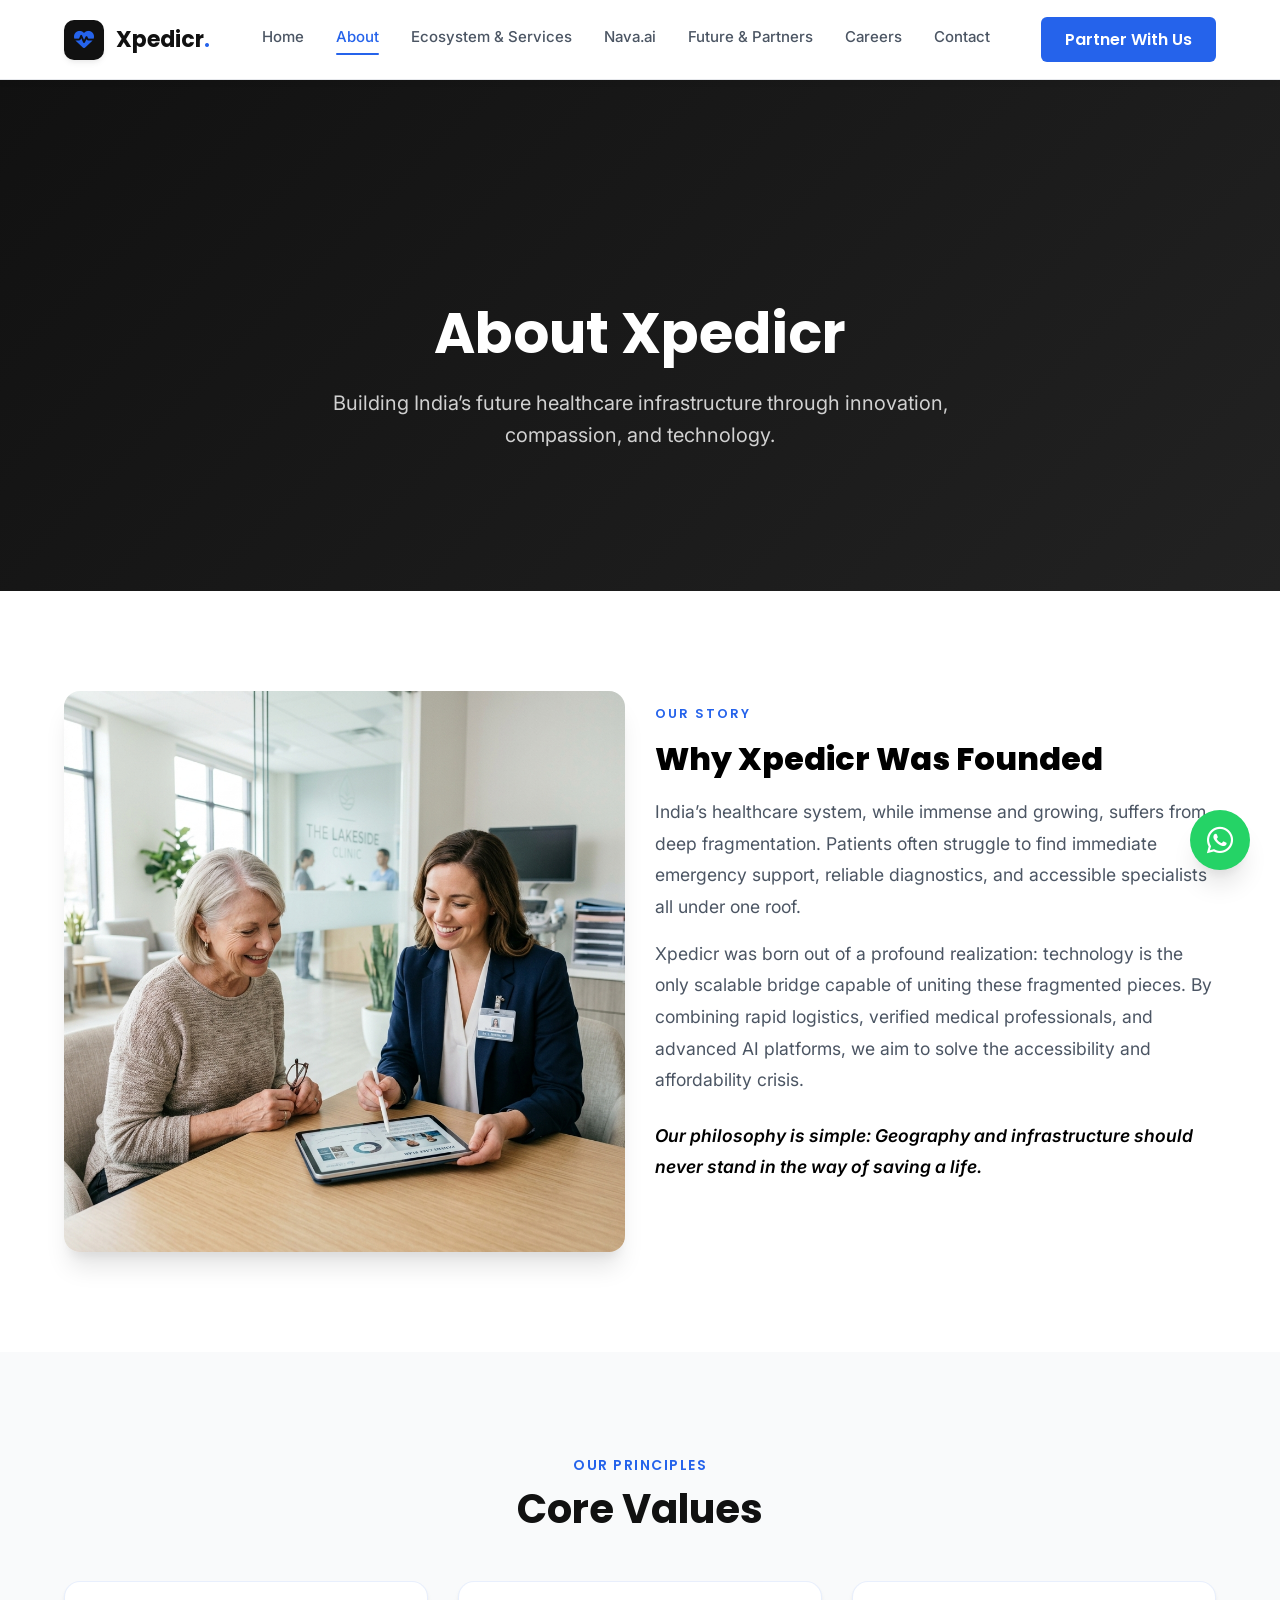
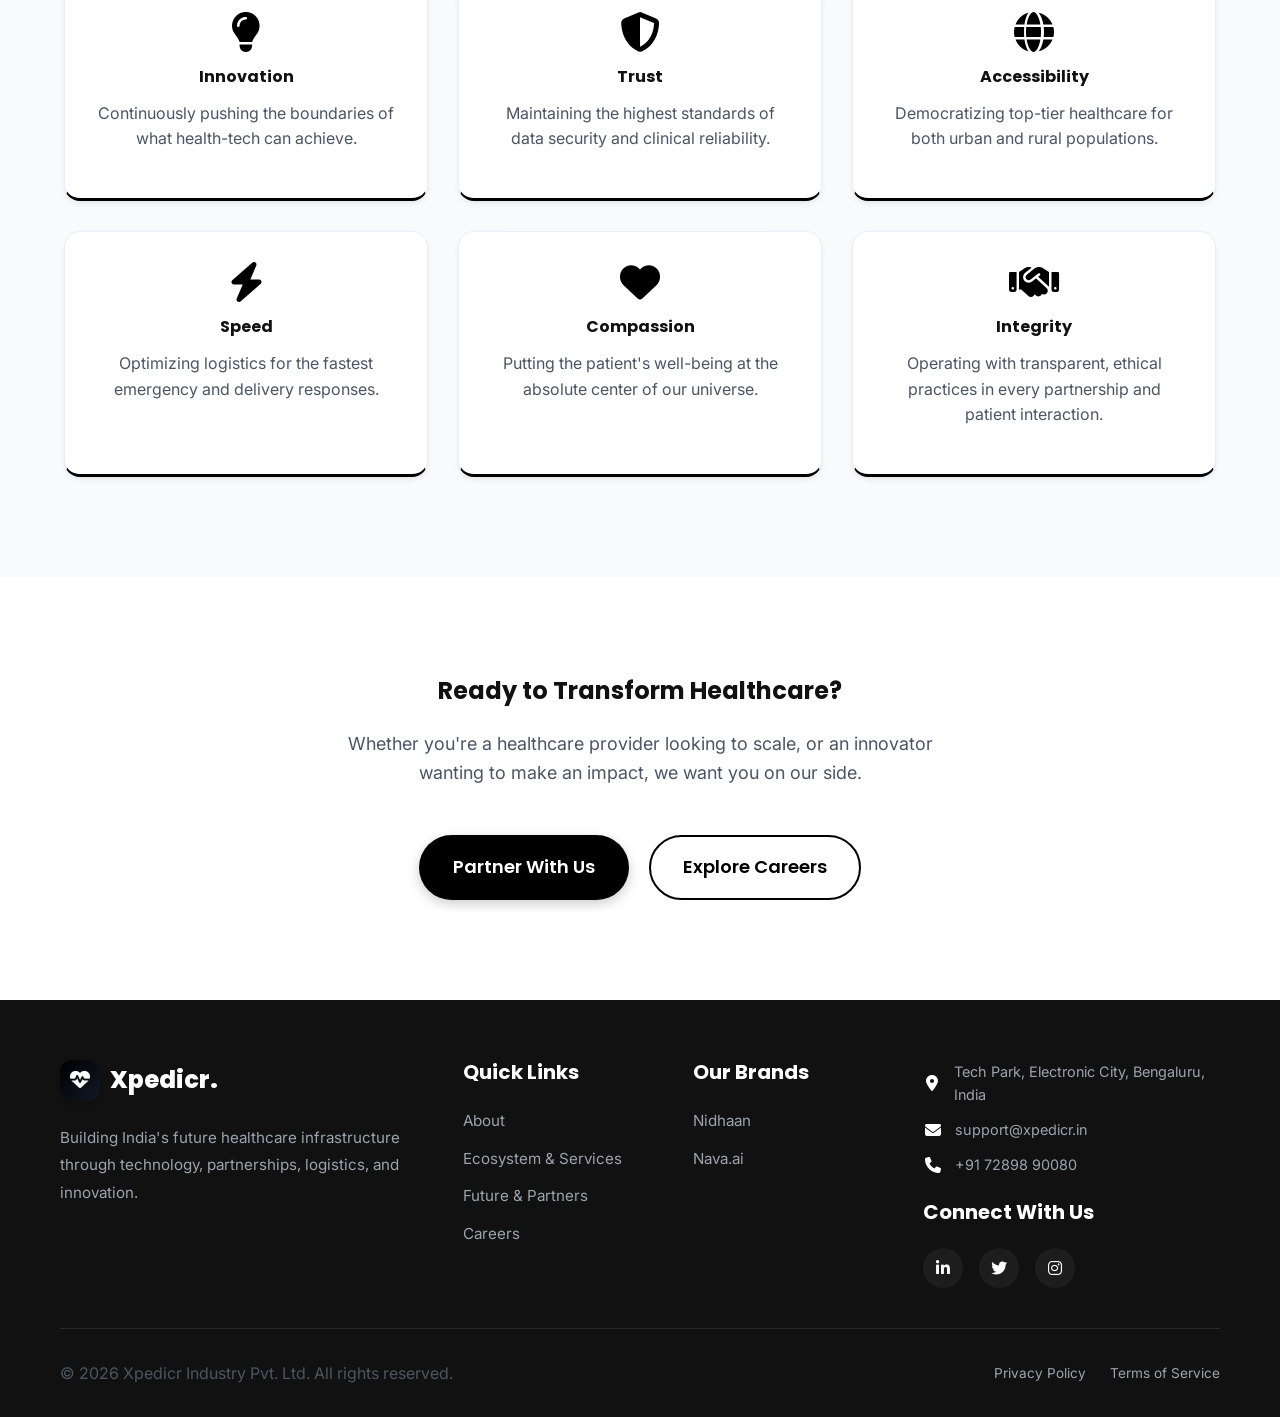
<file: about.html>
<!DOCTYPE html>
<html lang="en">
<head>
    <meta charset="UTF-8">
    <meta name="viewport" content="width=device-width, initial-scale=1.0">
    <title>Xpedicr Industry Pvt. Ltd. | Future Healthcare Infrastructure</title>
    <meta name="description" content="Building India's Future Healthcare Infrastructure Through Technology. Xpedicr integrates technology, healthcare providers, and emergency support.">
    <!-- Google Fonts -->
    <link rel="preconnect" href="https://fonts.googleapis.com">
    <link rel="preconnect" href="https://fonts.gstatic.com" crossorigin>
    <link href="https://fonts.googleapis.com/css2?family=Inter:wght@300;400;500;600;700;800&family=Poppins:wght@400;500;600;700&display=swap" rel="stylesheet">
    <!-- Icons -->
    <link rel="stylesheet" href="https://cdnjs.cloudflare.com/ajax/libs/font-awesome/6.4.0/css/all.min.css">
    <!-- Custom CSS -->
    <link rel="stylesheet" href="style.css">
</head>
<body>

    <!-- Navigation -->
    <header id="navbar" class="navbar">
        <div class="container nav-container">
            <a href="#" class="logo">
                <span class="logo-icon"><i class="fa-solid fa-heart-pulse"></i></span>
                <span class="logo-text">Xpedicr<span class="dot">.</span></span>
            </a>
            <nav class="nav-links">
                <a href="index.html">Home</a>
                <a href="about.html" class="active">About</a>
                <a href="ecosystem-services.html">Ecosystem & Services</a>
                <a href="nava-ai.html">Nava.ai</a>
                <a href="future-partners.html">Future & Partners</a>
                <a href="careers.html">Careers</a>
                <a href="contact.html">Contact</a>
            </nav>
            <div class="nav-actions">
                <a href="#" class="btn btn-outline-primary modal-trigger" data-modal="partnerModal">Partner With Us</a>
                <button class="mobile-menu-btn"><i class="fa-solid fa-bars"></i></button>
            </div>
        </div>
    </header>

    <!-- Mobile Menu -->
    <div class="mobile-menu">
        <button class="close-menu"><i class="fa-solid fa-xmark"></i></button>
        <div class="mobile-nav-links">
            <a href="index.html">Home</a>
            <a href="about.html" class="active">About</a>
            <a href="ecosystem-services.html">Ecosystem & Services</a>
            <a href="nava-ai.html">Nava.ai</a>
            <a href="future-partners.html">Future & Partners</a>
            <a href="careers.html">Careers</a>
            <a href="contact.html">Contact</a>
            <a href="#" class="btn btn-accent mt-4 modal-trigger" data-modal="partnerModal">Partner With Us</a>
        </div>
    </div>

    
    <!-- Inner Hero -->
    <div class="inner-hero">
        <div class="container fade-in-up">
            <h1>About Xpedicr</h1>
            <p>Building India’s future healthcare infrastructure through innovation, compassion, and technology.</p>
        </div>
    </div>

    <!-- Company Story -->
    <section class="section-padding">
        <div class="container">
            <div class="row align-items-center">
                <div class="col-md-6 scroll-reveal left">
                    <img src="images/realistic_healthcare_tech_story_1777566250841.png" alt="Xpedicr Ecosystem" class="rounded-image shadow-lg" style="width: 100%; height: auto; border-radius: 16px; object-fit: cover;">
                </div>
                <div class="col-md-6 scroll-reveal right">
                    <div class="content-block">
                        <span class="subtitle">Our Story</span>
                        <h3>Why Xpedicr Was Founded</h3>
                        <p>India’s healthcare system, while immense and growing, suffers from deep fragmentation. Patients often struggle to find immediate emergency support, reliable diagnostics, and accessible specialists all under one roof.</p>
                        <p>Xpedicr was born out of a profound realization: technology is the only scalable bridge capable of uniting these fragmented pieces. By combining rapid logistics, verified medical professionals, and advanced AI platforms, we aim to solve the accessibility and affordability crisis.</p>
                        <p class="mt-4" style="color: var(--dark); font-style: italic; font-weight: 600; font-size: 1.1rem;">Our philosophy is simple: Geography and infrastructure should never stand in the way of saving a life.</p>
                    </div>
                </div>
            </div>
        </div>
    </section>

    <!-- Core Values -->
    <section class="section-padding bg-light">
        <div class="container">
            <div class="section-title text-center scroll-reveal up">
                <span class="subtitle">Our Principles</span>
                <h2>Core Values</h2>
            </div>
            <div class="features-grid mt-5">
                <div class="value-card scroll-reveal up">
                    <i class="fa-solid fa-lightbulb"></i>
                    <h4>Innovation</h4>
                    <p>Continuously pushing the boundaries of what health-tech can achieve.</p>
                </div>
                <div class="value-card scroll-reveal up delay-1">
                    <i class="fa-solid fa-shield-halved"></i>
                    <h4>Trust</h4>
                    <p>Maintaining the highest standards of data security and clinical reliability.</p>
                </div>
                <div class="value-card scroll-reveal up delay-2">
                    <i class="fa-solid fa-globe"></i>
                    <h4>Accessibility</h4>
                    <p>Democratizing top-tier healthcare for both urban and rural populations.</p>
                </div>
                <div class="value-card scroll-reveal up">
                    <i class="fa-solid fa-bolt"></i>
                    <h4>Speed</h4>
                    <p>Optimizing logistics for the fastest emergency and delivery responses.</p>
                </div>
                <div class="value-card scroll-reveal up delay-1">
                    <i class="fa-solid fa-heart"></i>
                    <h4>Compassion</h4>
                    <p>Putting the patient's well-being at the absolute center of our universe.</p>
                </div>
                <div class="value-card scroll-reveal up delay-2">
                    <i class="fa-solid fa-handshake"></i>
                    <h4>Integrity</h4>
                    <p>Operating with transparent, ethical practices in every partnership and patient interaction.</p>
                </div>
            </div>
        </div>
    </section>


    <!-- Call to Action -->
    <section class="section-padding bg-white text-center">
        <div class="container scroll-reveal up">
            <h2 class="mb-4">Ready to Transform Healthcare?</h2>
            <p class="section-desc mb-5" style="margin-left: auto; margin-right: auto; max-width: 600px;">Whether you're a healthcare provider looking to scale, or an innovator wanting to make an impact, we want you on our side.</p>
            <div class="mt-4" style="display: flex; justify-content: center; gap: 20px;">
                <a href="#" class="btn btn-primary btn-lg modal-trigger" data-modal="partnerModal">Partner With Us</a>
                <a href="careers.html" class="btn btn-outline-dark btn-lg">Explore Careers</a>
            </div>
        </div>
    </section>
<!-- Footer -->
    <footer class="footer bg-dark text-white">
        <div class="container">
            <div class="footer-row">
                <!-- Col 1: Brand + description -->
                <div class="footer-brand-section">
                    <a href="index.html" class="logo footer-logo">
                        <span class="logo-icon text-white"><i class="fa-solid fa-heart-pulse"></i></span>
                        <span class="logo-text text-white">Xpedicr<span class="dot">.</span></span>
                    </a>
                    <p class="footer-description">Building India&apos;s future healthcare infrastructure through technology, partnerships, logistics, and innovation.</p>
                </div>

                <!-- Col 2: Quick links -->
                <div class="footer-links-section">
                    <h5 class="footer-title">Quick Links</h5>
                    <ul class="footer-links">
                        <li><a href="about.html">About</a></li>
                        <li><a href="ecosystem-services.html">Ecosystem &amp; Services</a></li>
                        <li><a href="future-partners.html">Future &amp; Partners</a></li>
                        <li><a href="careers.html">Careers</a></li>
                    </ul>
                </div>

                <!-- Col 3: Our Brands -->
                <div class="footer-links-section">
                    <h5 class="footer-title">Our Brands</h5>
                    <ul class="footer-links">
                        <li><a href="ecosystem-services.html#nidhaan">Nidhaan</a></li>
                        <li><a href="nava-ai.html">Nava.ai</a></li>
                    </ul>
                </div>

                <!-- Col 4: Contact / social icons -->
                <div class="footer-social-section">
                    <div class="footer-contact mb-4">
                        <div class="contact-item">
                            <i class="fa-solid fa-location-dot"></i>
                            <p>Tech Park, Electronic City, Bengaluru, India</p>
                        </div>
                        <div class="contact-item">
                            <i class="fa-solid fa-envelope"></i>
                            <p>support@xpedicr.in</p>
                        </div>
                        <div class="contact-item">
                            <i class="fa-solid fa-phone"></i>
                            <p>+91 72898 90080</p>
                        </div>
                    </div>
                    
                    <h5 class="footer-title">Connect With Us</h5>
                    <div class="social-links">
                        <a href="#" aria-label="LinkedIn"><i class="fa-brands fa-linkedin-in"></i></a>
                        <a href="#" aria-label="Twitter"><i class="fa-brands fa-twitter"></i></a>
                        <a href="#" aria-label="Instagram"><i class="fa-brands fa-instagram"></i></a>
                    </div>
                </div>
            </div>

            <div class="footer-bottom">
                <p class="mb-0">&copy; 2026 Xpedicr Industry Pvt. Ltd. All rights reserved.</p>
                <div class="footer-legal">
                    <a href="#" class="modal-trigger" data-modal="privacyModal">Privacy Policy</a>
                    <a href="#" class="modal-trigger" data-modal="termsModal">Terms of Service</a>
                </div>
            </div>
        </div>
    </footer>

    <!-- WhatsApp Floating Button -->
    <a href="https://wa.me/917289890080" target="_blank" class="floating-whatsapp" aria-label="Chat on WhatsApp">
        <i class="fa-brands fa-whatsapp"></i>
    </a>

    
    <!-- Privacy Policy Modal -->
    <div class="modal-overlay" id="privacyModal">
        <div class="modal-content">
            <div class="modal-header">
                <h3>Privacy Policy</h3>
                <button class="modal-close" data-close="privacyModal"><i class="fa-solid fa-xmark"></i></button>
            </div>
            <div class="modal-body">
                <p><strong>Effective Date:</strong> January 1, 2026</p>
                <p>At Xpedicr Industry Pvt. Ltd., we take your privacy seriously. This Privacy Policy explains how we collect, use, disclose, and safeguard your information when you visit our website or use our healthcare services.</p>
                <h4>1. Information We Collect</h4>
                <p>We may collect personal identification information, including but not limited to your name, email address, phone number, and medical history when you register for an account, book a service, or consult with our partners.</p>
                <h4>2. How We Use Your Information</h4>
                <p>Your data is primarily used to provide you with rapid emergency responses, accurate AI-assisted diagnostics via Nava.ai, and seamless telemedicine consultations. We also use aggregated data to improve our service logistics.</p>
                <h4>3. Data Security</h4>
                <p>We implement state-of-the-art encryption and robust secure server architecture to protect your personal health information. However, no electronic transmission over the internet can be guaranteed to be 100% secure.</p>
                <h4>4. Third-Party Sharing</h4>
                <p>We only share necessary information with verified partner clinics, hospitals, and pharmacies directly involved in your care. We do not sell your personal data to advertisers.</p>
            </div>
        </div>
    </div>

    <!-- Terms of Service Modal -->
    <div class="modal-overlay" id="termsModal">
        <div class="modal-content">
            <div class="modal-header">
                <h3>Terms of Service</h3>
                <button class="modal-close" data-close="termsModal"><i class="fa-solid fa-xmark"></i></button>
            </div>
            <div class="modal-body">
                <p><strong>Last Updated:</strong> January 1, 2026</p>
                <p>Welcome to Xpedicr. By accessing or using our platform, ecosystem subsidiaries (Nidhaan, Nava.ai), and services, you agree to be bound by these Terms of Service.</p>
                <h4>1. Acceptance of Terms</h4>
                <p>By registering for an account or utilizing our healthcare aggregator platform, you acknowledge that you have read, understood, and agree to comply with all rules and conditions stated herein.</p>
                <h4>2. Medical Disclaimer</h4>
                <p>While Nava.ai provides advanced AI-assisted insights and triage support, it does not replace professional medical advice, diagnosis, or treatment. Always seek the advice of your physician regarding a medical condition.</p>
                <h4>3. Service Availability</h4>
                <p>Our 10-minute emergency response times are subject to geographic location, traffic conditions, and partner availability. We continually strive to expand our high-speed network across Tier 1, 2, and 3 cities.</p>
                <h4>4. User Responsibilities</h4>
                <p>You agree to provide accurate and complete health information. Providing false information may lead to incorrect medical assistance, for which Xpedicr Industry Pvt. Ltd. cannot be held liable.</p>
            </div>
        </div>
    </div>

    <!-- Scripts -->
    <script src="script.js"></script>

    <!-- Partner Modal -->
    <div class="modal-overlay" id="partnerModal">
        <div class="modal-content" style="max-width: 700px;">
            <div class="modal-header">
                <h3>Partner With Xpedicr</h3>
                <button class="modal-close" data-close="partnerModal"><i class="fa-solid fa-xmark"></i></button>
            </div>
            <div class="modal-body">
                <p class="text-sm text-gray mb-4">Join our healthcare ecosystem. Fill out the basic details below and our team will contact you within 48 hours.</p>
                <form id="partnerModalForm" class="contact-form">
                    <div class="row">
                        <div class="col-md-6 form-group">
                            <label>Full Name *</label>
                            <input type="text" class="form-control" placeholder="Enter your name" required>
                        </div>
                        <div class="col-md-6 form-group">
                            <label>Company / Business Name *</label>
                            <input type="text" class="form-control" placeholder="Business name" required>
                        </div>
                    </div>
                    <div class="row">
                        <div class="col-md-6 form-group">
                            <label>Business Category *</label>
                            <select class="form-control" required>
                                <option value="">Select Category</option>
                                <option>Pharmacy</option>
                                <option>Diagnostic Lab</option>
                                <option>Hospital / Clinic</option>
                                <option>Wellness Brand</option>
                                <option>Other</option>
                            </select>
                        </div>
                        <div class="col-md-6 form-group">
                            <label>City / Location *</label>
                            <input type="text" class="form-control" placeholder="Your city" required>
                        </div>
                    </div>
                    <div class="row">
                        <div class="col-md-6 form-group">
                            <label>Email Address *</label>
                            <input type="email" class="form-control" placeholder="email@example.com" required>
                        </div>
                        <div class="col-md-6 form-group">
                            <label>Mobile Number *</label>
                            <input type="tel" class="form-control" placeholder="+91 XXXXX XXXXX" required>
                        </div>
                    </div>
                    <div class="form-group mt-3">
                        <label>Additional Information (Optional)</label>
                        <textarea class="form-control" rows="3" placeholder="Briefly describe your business..."></textarea>
                    </div>
                    <button type="submit" class="btn btn-primary btn-lg w-100 mt-4">Submit Application</button>
                </form>
            </div>
        </div>
    </div>
</body>
</html>
</file>
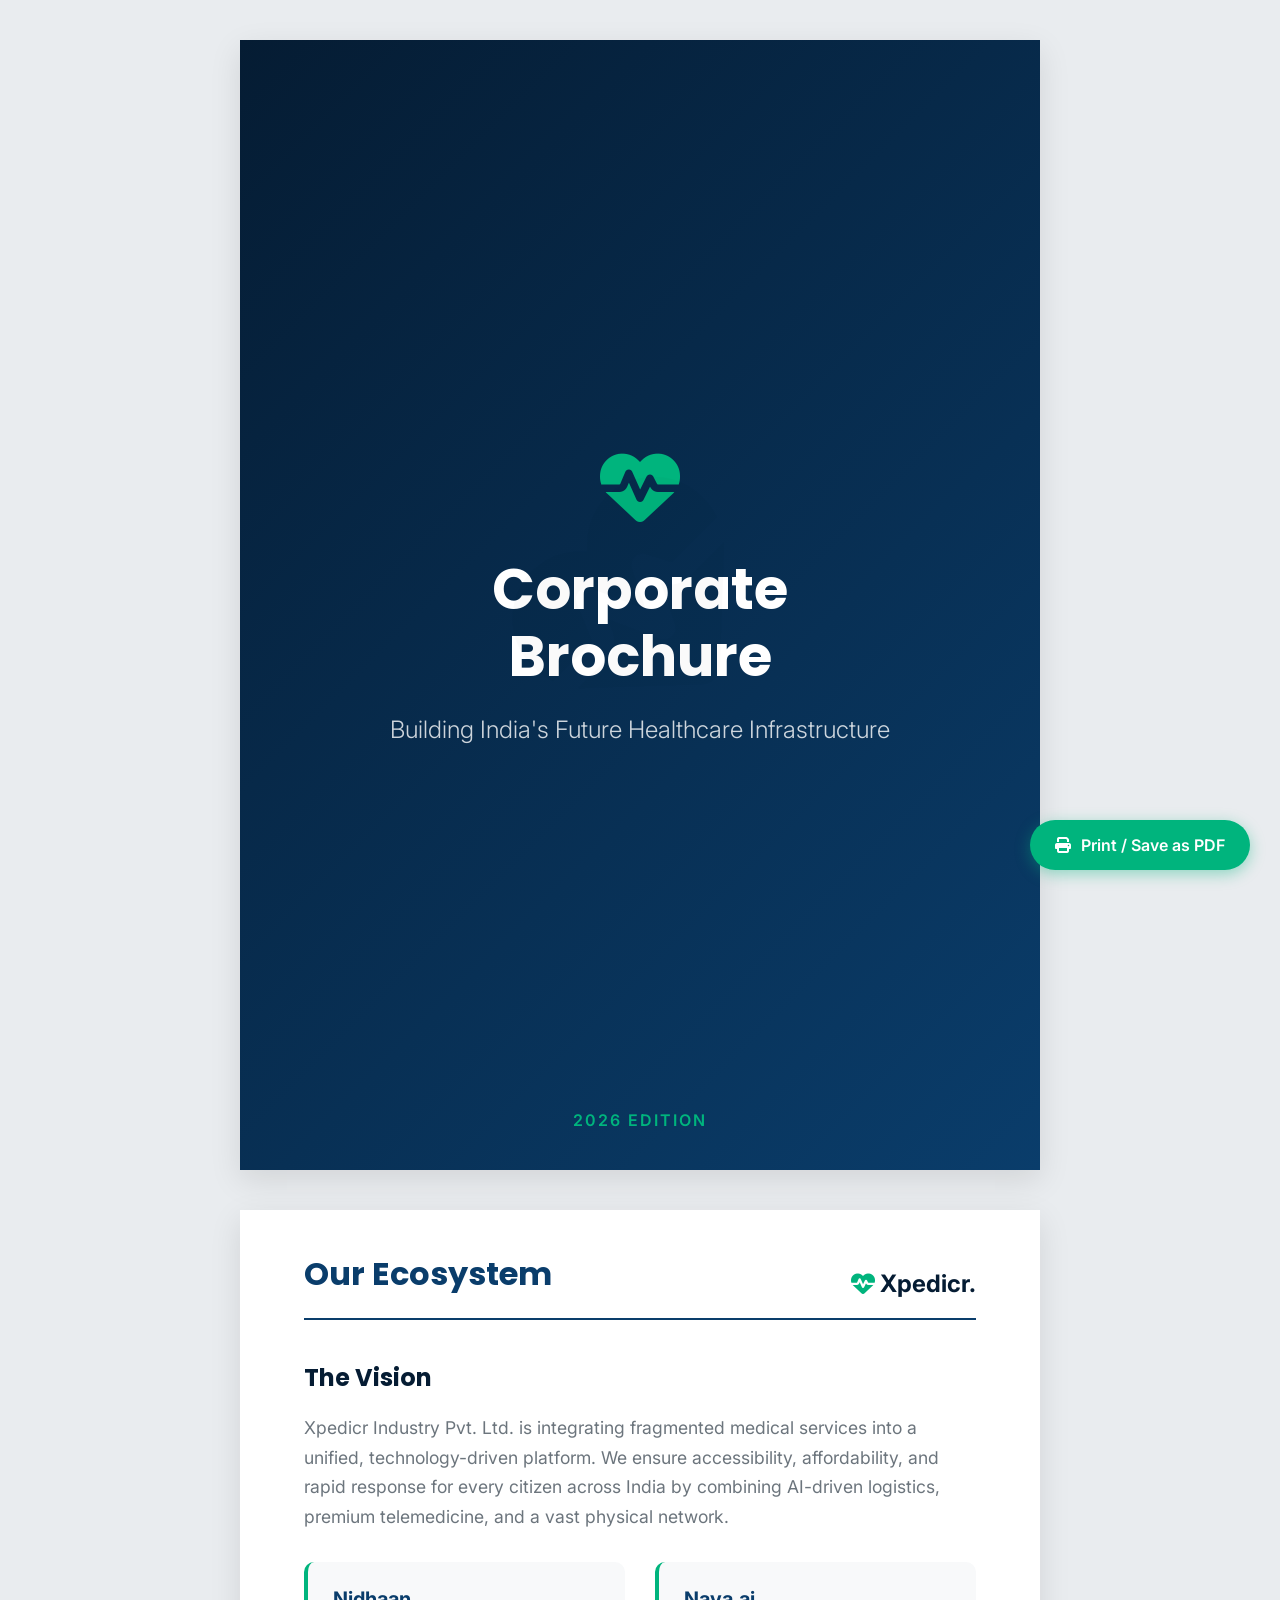
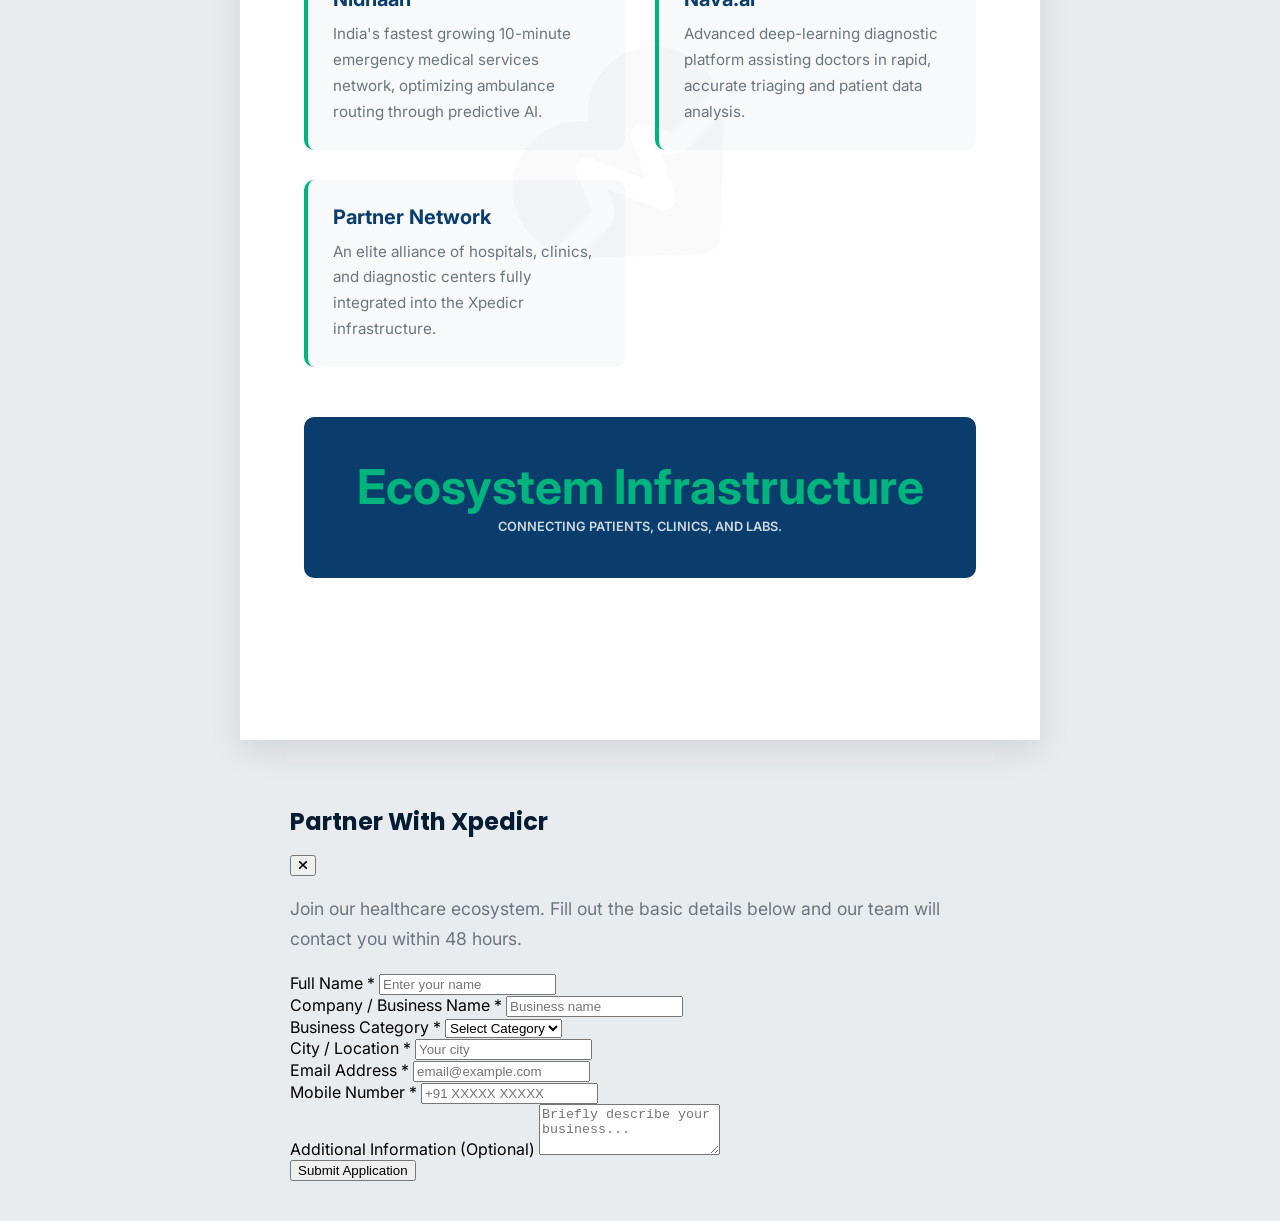
<file: brochure.html>
<!DOCTYPE html>
<html lang="en">
<head>
    <meta charset="UTF-8">
    <meta name="viewport" content="width=device-width, initial-scale=1.0">
    <title>Xpedicr - Corporate Brochure 2026</title>
    <!-- Google Fonts -->
    <link href="https://fonts.googleapis.com/css2?family=Inter:wght@300;400;500;600;700;800&family=Poppins:wght@400;500;600;700&display=swap" rel="stylesheet">
    <!-- Icons -->
    <link rel="stylesheet" href="https://cdnjs.cloudflare.com/ajax/libs/font-awesome/6.4.0/css/all.min.css">
    <style>
        :root {
            --primary: #0A3D6B; /* Deep Blue */
            --secondary: #00B47D; /* Emerald Green */
            --dark: #051C33;
            --white: #FFFFFF;
            --light: #F8F9FA;
            --gray: #6C757D;
        }
        body {
            background-color: #e9ecef;
            font-family: 'Inter', sans-serif;
            margin: 0;
            padding: 40px 0;
            display: flex;
            flex-direction: column;
            align-items: center;
            gap: 40px;
        }
        .page {
            width: 100%;
            max-width: 800px;
            min-height: 1130px; /* Approximate A4 aspect ratio */
            background: var(--white);
            box-shadow: 0 10px 30px rgba(0,0,0,0.1);
            position: relative;
            overflow: hidden;
            box-sizing: border-box;
            display: flex;
            flex-direction: column;
        }
        .page-cover {
            background: linear-gradient(135deg, var(--dark), var(--primary));
            color: var(--white);
            justify-content: center;
            align-items: center;
            text-align: center;
            padding: 40px;
        }
        .cover-logo {
            font-size: 5rem;
            color: var(--secondary);
            margin-bottom: 20px;
        }
        .cover-title {
            font-family: 'Poppins', sans-serif;
            font-size: 3.5rem;
            font-weight: 700;
            margin: 0;
            line-height: 1.2;
        }
        .cover-subtitle {
            font-size: 1.5rem;
            font-weight: 300;
            margin-top: 20px;
            color: rgba(255,255,255,0.8);
        }
        .cover-year {
            position: absolute;
            bottom: 40px;
            left: 50%;
            transform: translateX(-50%);
            font-size: 1rem;
            letter-spacing: 2px;
            text-transform: uppercase;
            color: var(--secondary);
            font-weight: 600;
        }
        
        .page-content {
            padding: 5% 8%;
            flex-grow: 1;
        }
        .page-header {
            border-bottom: 2px solid var(--primary);
            padding-bottom: 20px;
            margin-bottom: 40px;
            display: flex;
            justify-content: space-between;
            align-items: flex-end;
        }
        .page-header h2 {
            font-family: 'Poppins', sans-serif;
            color: var(--primary);
            font-size: 2rem;
            margin: 0;
        }
        .header-logo {
            font-size: 1.5rem;
            font-weight: 700;
            color: var(--dark);
        }
        .header-logo i {
            color: var(--secondary);
        }
        
        h3 {
            font-family: 'Poppins', sans-serif;
            color: var(--dark);
            font-size: 1.5rem;
            margin-bottom: 15px;
        }
        p {
            font-size: 1.1rem;
            line-height: 1.7;
            color: var(--gray);
            margin-bottom: 20px;
        }
        
        .grid-2 {
            display: grid;
            grid-template-columns: repeat(auto-fit, minmax(250px, 1fr));
            gap: 30px;
            margin-top: 30px;
        }
        .brand-box {
            background: var(--light);
            padding: 25px;
            border-radius: 10px;
            border-left: 4px solid var(--secondary);
        }
        .brand-box h4 {
            color: var(--primary);
            font-size: 1.25rem;
            margin: 0 0 10px 0;
        }
        .brand-box p {
            font-size: 0.95rem;
            margin: 0;
        }
        
        .stats-container {
            display: flex;
            flex-wrap: wrap;
            gap: 20px;
            justify-content: space-around;
            margin-top: 50px;
            background: var(--primary);
            color: white;
            padding: 40px;
            border-radius: 10px;
            text-align: center;
        }
        .stat-item h2 {
            font-size: 3rem;
            color: var(--secondary);
            margin: 0;
        }
        .stat-item p {
            color: rgba(255,255,255,0.8);
            margin: 0;
            font-weight: 600;
            text-transform: uppercase;
            font-size: 0.8rem;
        }
        
        .contact-footer {
            margin-top: auto;
            background: var(--dark);
            color: white;
            padding: 40px;
            border-radius: 10px;
        }
        .contact-footer h3 {
            color: white;
            margin-top: 0;
        }
        .contact-info {
            display: flex;
            flex-wrap: wrap;
            gap: 20px;
            justify-content: space-between;
        }
        .contact-item {
            display: flex;
            align-items: center;
            gap: 10px;
        }
        .contact-item i {
            color: var(--secondary);
            font-size: 1.2rem;
        }
        
        .watermark {
            position: absolute;
            top: 50%;
            left: 50%;
            transform: translate(-50%, -50%) rotate(-45deg);
            font-size: 15rem;
            color: rgba(0,0,0,0.02);
            z-index: 0;
            pointer-events: none;
        }
        
        @media print {
            body { background: white; padding: 0; gap: 0; }
            .page { box-shadow: none; margin: 0; width: 100%; height: 100vh; page-break-after: always; }
        }
        
        /* Floating print button */
        .print-btn {
            position: fixed;
            bottom: 30px;
            right: 30px;
            background: var(--secondary);
            color: white;
            border: none;
            padding: 15px 25px;
            border-radius: 30px;
            font-family: 'Inter', sans-serif;
            font-weight: 600;
            font-size: 1rem;
            cursor: pointer;
            box-shadow: 0 4px 15px rgba(0, 180, 125, 0.4);
            display: flex;
            align-items: center;
            gap: 10px;
            transition: all 0.3s ease;
            z-index: 100;
        }
        .print-btn:hover {
            transform: translateY(-3px);
            box-shadow: 0 8px 25px rgba(0, 180, 125, 0.5);
        }
        @media print {
            .print-btn { display: none; }
        }
    </style>
</head>
<body>

    <button class="print-btn" onclick="window.print()"><i class="fa-solid fa-print"></i> Print / Save as PDF</button>

    <!-- PAGE 1: Cover -->
    <div class="page page-cover">
        <i class="fa-solid fa-heart-pulse watermark"></i>
        <div class="cover-logo"><i class="fa-solid fa-heart-pulse"></i></div>
        <h1 class="cover-title">Corporate<br>Brochure</h1>
        <p class="cover-subtitle">Building India's Future Healthcare Infrastructure</p>
        <div class="cover-year">2026 Edition</div>
    </div>

    <!-- PAGE 2: Content -->
    <div class="page">
        <i class="fa-solid fa-heart-pulse watermark"></i>
        <div class="page-content">
            <div class="page-header">
                <h2>Our Ecosystem</h2>
                <div class="header-logo"><i class="fa-solid fa-heart-pulse"></i> Xpedicr.</div>
            </div>
            
            <h3>The Vision</h3>
            <p>Xpedicr Industry Pvt. Ltd. is integrating fragmented medical services into a unified, technology-driven platform. We ensure accessibility, affordability, and rapid response for every citizen across India by combining AI-driven logistics, premium telemedicine, and a vast physical network.</p>
            
            <div class="grid-2">
                <div class="brand-box">
                    <h4>Nidhaan</h4>
                    <p>India's fastest growing 10-minute emergency medical services network, optimizing ambulance routing through predictive AI.</p>
                </div>
                <div class="brand-box">
                    <h4>Nava.ai</h4>
                    <p>Advanced deep-learning diagnostic platform assisting doctors in rapid, accurate triaging and patient data analysis.</p>
                </div>

                <div class="brand-box">
                    <h4>Partner Network</h4>
                    <p>An elite alliance of hospitals, clinics, and diagnostic centers fully integrated into the Xpedicr infrastructure.</p>
                </div>
            </div>
            
            <div class="stats-container"><div class="stat-item"><h2>Ecosystem Infrastructure</h2><p>Connecting patients, clinics, and labs.</p></div></div>
            
        </div>
    </div>


    <!-- Partner Modal -->
    <div class="modal-overlay" id="partnerModal">
        <div class="modal-content" style="max-width: 700px;">
            <div class="modal-header">
                <h3>Partner With Xpedicr</h3>
                <button class="modal-close" data-close="partnerModal"><i class="fa-solid fa-xmark"></i></button>
            </div>
            <div class="modal-body">
                <p class="text-sm text-gray mb-4">Join our healthcare ecosystem. Fill out the basic details below and our team will contact you within 48 hours.</p>
                <form id="partnerModalForm" class="contact-form">
                    <div class="row">
                        <div class="col-md-6 form-group">
                            <label>Full Name *</label>
                            <input type="text" class="form-control" placeholder="Enter your name" required>
                        </div>
                        <div class="col-md-6 form-group">
                            <label>Company / Business Name *</label>
                            <input type="text" class="form-control" placeholder="Business name" required>
                        </div>
                    </div>
                    <div class="row">
                        <div class="col-md-6 form-group">
                            <label>Business Category *</label>
                            <select class="form-control" required>
                                <option value="">Select Category</option>
                                <option>Pharmacy</option>
                                <option>Diagnostic Lab</option>
                                <option>Hospital / Clinic</option>
                                <option>Wellness Brand</option>
                                <option>Other</option>
                            </select>
                        </div>
                        <div class="col-md-6 form-group">
                            <label>City / Location *</label>
                            <input type="text" class="form-control" placeholder="Your city" required>
                        </div>
                    </div>
                    <div class="row">
                        <div class="col-md-6 form-group">
                            <label>Email Address *</label>
                            <input type="email" class="form-control" placeholder="email@example.com" required>
                        </div>
                        <div class="col-md-6 form-group">
                            <label>Mobile Number *</label>
                            <input type="tel" class="form-control" placeholder="+91 XXXXX XXXXX" required>
                        </div>
                    </div>
                    <div class="form-group mt-3">
                        <label>Additional Information (Optional)</label>
                        <textarea class="form-control" rows="3" placeholder="Briefly describe your business..."></textarea>
                    </div>
                    <button type="submit" class="btn btn-primary btn-lg w-100 mt-4">Submit Application</button>
                </form>
            </div>
        </div>
    </div>
</body>
</html>
</file>
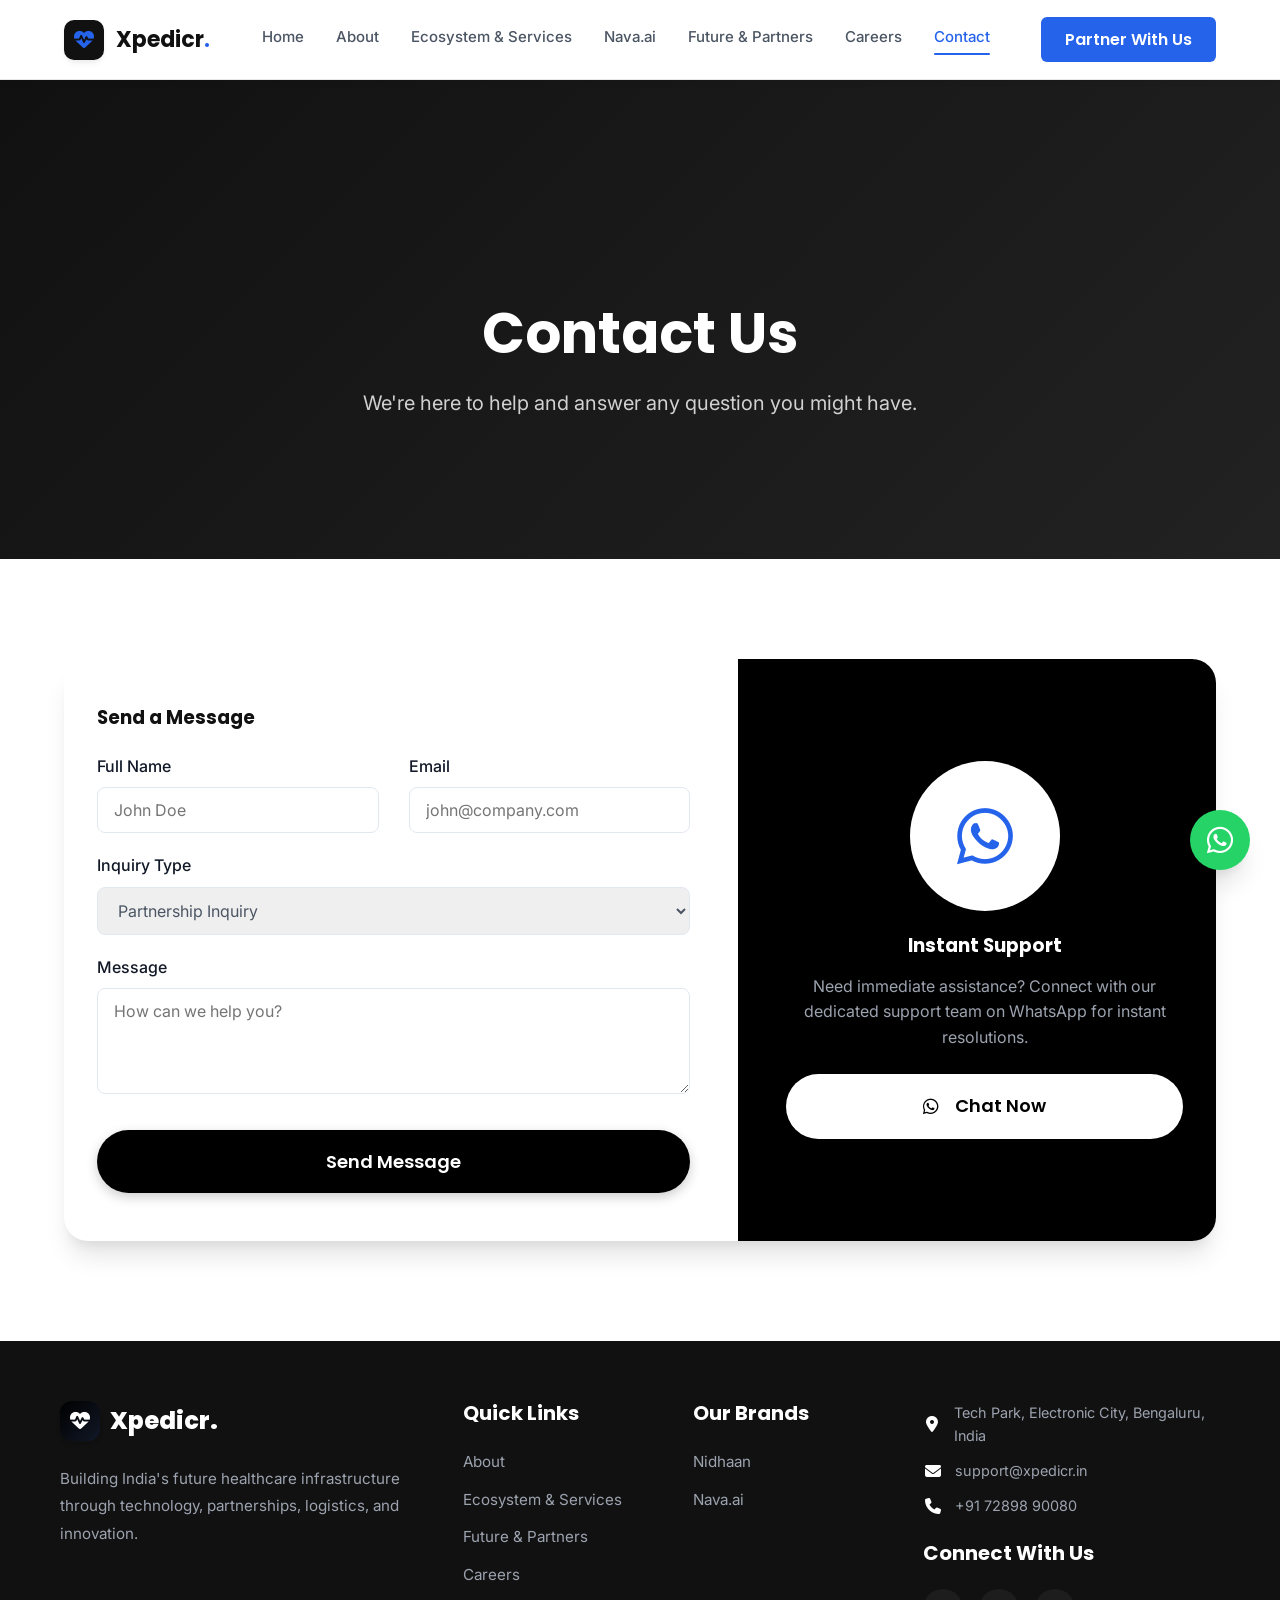
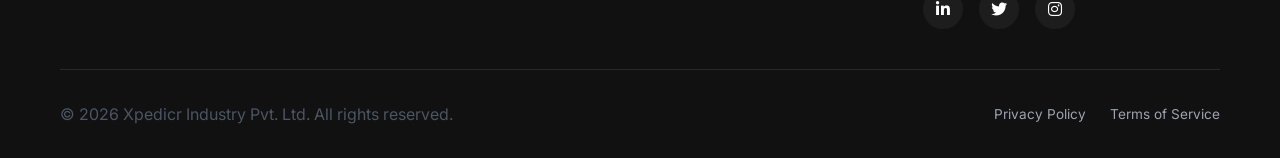
<file: contact.html>
<!DOCTYPE html>
<html lang="en">
<head>
    <meta charset="UTF-8">
    <meta name="viewport" content="width=device-width, initial-scale=1.0">
    <title>Xpedicr Industry Pvt. Ltd. | Future Healthcare Infrastructure</title>
    <meta name="description" content="Building India's Future Healthcare Infrastructure Through Technology. Xpedicr integrates technology, healthcare providers, and emergency support.">
    <!-- Google Fonts -->
    <link rel="preconnect" href="https://fonts.googleapis.com">
    <link rel="preconnect" href="https://fonts.gstatic.com" crossorigin>
    <link href="https://fonts.googleapis.com/css2?family=Inter:wght@300;400;500;600;700;800&family=Poppins:wght@400;500;600;700&display=swap" rel="stylesheet">
    <!-- Icons -->
    <link rel="stylesheet" href="https://cdnjs.cloudflare.com/ajax/libs/font-awesome/6.4.0/css/all.min.css">
    <!-- Custom CSS -->
    <link rel="stylesheet" href="style.css">
</head>
<body>

    <!-- Navigation -->
    <header id="navbar" class="navbar">
        <div class="container nav-container">
            <a href="#" class="logo">
                <span class="logo-icon"><i class="fa-solid fa-heart-pulse"></i></span>
                <span class="logo-text">Xpedicr<span class="dot">.</span></span>
            </a>
            <nav class="nav-links">
                <a href="index.html">Home</a>
                <a href="about.html">About</a>
                <a href="ecosystem-services.html">Ecosystem & Services</a>
                <a href="nava-ai.html">Nava.ai</a>
                <a href="future-partners.html">Future & Partners</a>
                <a href="careers.html">Careers</a>
                <a href="contact.html" class="active">Contact</a>
            </nav>
            <div class="nav-actions">
                <a href="#" class="btn btn-outline-primary modal-trigger" data-modal="partnerModal">Partner With Us</a>
                <button class="mobile-menu-btn"><i class="fa-solid fa-bars"></i></button>
            </div>
        </div>
    </header>

    <!-- Mobile Menu -->
    <div class="mobile-menu">
        <button class="close-menu"><i class="fa-solid fa-xmark"></i></button>
        <div class="mobile-nav-links">
            <a href="index.html">Home</a>
            <a href="about.html">About</a>
            <a href="ecosystem-services.html">Ecosystem & Services</a>
            <a href="nava-ai.html">Nava.ai</a>
            <a href="future-partners.html">Future & Partners</a>
            <a href="careers.html">Careers</a>
            <a href="contact.html" class="active">Contact</a>
            <a href="#" class="btn btn-accent mt-4 modal-trigger" data-modal="partnerModal">Partner With Us</a>
        </div>
    </div>

    
    <!-- Inner Hero -->
    <div class="inner-hero">
        <div class="container fade-in-up">
            <h1>Contact Us</h1>
            <p>We're here to help and answer any question you might have.</p>
        </div>
    </div>

    <!-- Contact Form & Info -->
    <section class="section-padding">
        <div class="container">
            <div class="contact-wrapper shadow-lg scroll-reveal up">
                <div class="row">
                    <div class="col-md-7 contact-form-wrapper p-5">
                        <h3 class="mb-4">Send a Message</h3>
                        <form class="contact-form">
                            <div class="row">
                                <div class="col-md-6 form-group">
                                    <label>Full Name</label>
                                    <input type="text" class="form-control" placeholder="John Doe" required>
                                </div>
                                <div class="col-md-6 form-group">
                                    <label>Email</label>
                                    <input type="email" class="form-control" placeholder="john@company.com" required>
                                </div>
                            </div>
                            <div class="form-group">
                                <label>Inquiry Type</label>
                                <select class="form-control text-gray">
                                    <option>Partnership Inquiry</option>
                                    <option>Careers</option>
                                    <option>Customer Support</option>
                                    <option>Media & Press</option>
                                </select>
                            </div>
                            <div class="form-group mt-3">
                                <label>Message</label>
                                <textarea class="form-control" rows="4" placeholder="How can we help you?" required></textarea>
                            </div>
                            <button type="submit" class="btn btn-primary btn-lg w-100 mt-2">Send Message</button>
                        </form>
                    </div>
                    
                    <div class="col-md-5 contact-info-wrapper p-5 bg-primary text-white d-flex align-items-center justify-content-center flex-column text-center">
                        <div class="brand-detail-icon bg-white text-primary mb-4 shadow-lg"><i class="fa-brands fa-whatsapp"></i></div>
                        <h3 class="text-white mb-3">Instant Support</h3>
                        <p class="text-light-gray mb-4">Need immediate assistance? Connect with our dedicated support team on WhatsApp for instant resolutions.</p>
                        <a href="#" class="btn btn-light btn-lg w-100"><i class="fa-brands fa-whatsapp text-success me-2"></i> Chat Now</a>
                    </div>
                </div>
            </div>
        </div>
    </section>
<!-- Footer -->
    <footer class="footer bg-dark text-white">
        <div class="container">
            <div class="footer-row">
                <!-- Col 1: Brand + description -->
                <div class="footer-brand-section">
                    <a href="index.html" class="logo footer-logo">
                        <span class="logo-icon text-white"><i class="fa-solid fa-heart-pulse"></i></span>
                        <span class="logo-text text-white">Xpedicr<span class="dot">.</span></span>
                    </a>
                    <p class="footer-description">Building India&apos;s future healthcare infrastructure through technology, partnerships, logistics, and innovation.</p>
                </div>

                <!-- Col 2: Quick links -->
                <div class="footer-links-section">
                    <h5 class="footer-title">Quick Links</h5>
                    <ul class="footer-links">
                        <li><a href="about.html">About</a></li>
                        <li><a href="ecosystem-services.html">Ecosystem &amp; Services</a></li>
                        <li><a href="future-partners.html">Future &amp; Partners</a></li>
                        <li><a href="careers.html">Careers</a></li>
                    </ul>
                </div>

                <!-- Col 3: Our Brands -->
                <div class="footer-links-section">
                    <h5 class="footer-title">Our Brands</h5>
                    <ul class="footer-links">
                        <li><a href="ecosystem-services.html#nidhaan">Nidhaan</a></li>
                        <li><a href="nava-ai.html">Nava.ai</a></li>
                    </ul>
                </div>

                <!-- Col 4: Contact / social icons -->
                <div class="footer-social-section">
                    <div class="footer-contact mb-4">
                        <div class="contact-item">
                            <i class="fa-solid fa-location-dot"></i>
                            <p>Tech Park, Electronic City, Bengaluru, India</p>
                        </div>
                        <div class="contact-item">
                            <i class="fa-solid fa-envelope"></i>
                            <p>support@xpedicr.in</p>
                        </div>
                        <div class="contact-item">
                            <i class="fa-solid fa-phone"></i>
                            <p>+91 72898 90080</p>
                        </div>
                    </div>
                    
                    <h5 class="footer-title">Connect With Us</h5>
                    <div class="social-links">
                        <a href="#" aria-label="LinkedIn"><i class="fa-brands fa-linkedin-in"></i></a>
                        <a href="#" aria-label="Twitter"><i class="fa-brands fa-twitter"></i></a>
                        <a href="#" aria-label="Instagram"><i class="fa-brands fa-instagram"></i></a>
                    </div>
                </div>
            </div>

            <div class="footer-bottom">
                <p class="mb-0">&copy; 2026 Xpedicr Industry Pvt. Ltd. All rights reserved.</p>
                <div class="footer-legal">
                    <a href="#" class="modal-trigger" data-modal="privacyModal">Privacy Policy</a>
                    <a href="#" class="modal-trigger" data-modal="termsModal">Terms of Service</a>
                </div>
            </div>
        </div>
    </footer>

    <!-- WhatsApp Floating Button -->
    <a href="https://wa.me/917289890080" target="_blank" class="floating-whatsapp" aria-label="Chat on WhatsApp">
        <i class="fa-brands fa-whatsapp"></i>
    </a>

    
    <!-- Privacy Policy Modal -->
    <div class="modal-overlay" id="privacyModal">
        <div class="modal-content">
            <div class="modal-header">
                <h3>Privacy Policy</h3>
                <button class="modal-close" data-close="privacyModal"><i class="fa-solid fa-xmark"></i></button>
            </div>
            <div class="modal-body">
                <p><strong>Effective Date:</strong> January 1, 2026</p>
                <p>At Xpedicr Industry Pvt. Ltd., we take your privacy seriously. This Privacy Policy explains how we collect, use, disclose, and safeguard your information when you visit our website or use our healthcare services.</p>
                <h4>1. Information We Collect</h4>
                <p>We may collect personal identification information, including but not limited to your name, email address, phone number, and medical history when you register for an account, book a service, or consult with our partners.</p>
                <h4>2. How We Use Your Information</h4>
                <p>Your data is primarily used to provide you with rapid emergency responses, accurate AI-assisted diagnostics via Nava.ai, and seamless telemedicine consultations. We also use aggregated data to improve our service logistics.</p>
                <h4>3. Data Security</h4>
                <p>We implement state-of-the-art encryption and robust secure server architecture to protect your personal health information. However, no electronic transmission over the internet can be guaranteed to be 100% secure.</p>
                <h4>4. Third-Party Sharing</h4>
                <p>We only share necessary information with verified partner clinics, hospitals, and pharmacies directly involved in your care. We do not sell your personal data to advertisers.</p>
            </div>
        </div>
    </div>

    <!-- Terms of Service Modal -->
    <div class="modal-overlay" id="termsModal">
        <div class="modal-content">
            <div class="modal-header">
                <h3>Terms of Service</h3>
                <button class="modal-close" data-close="termsModal"><i class="fa-solid fa-xmark"></i></button>
            </div>
            <div class="modal-body">
                <p><strong>Last Updated:</strong> January 1, 2026</p>
                <p>Welcome to Xpedicr. By accessing or using our platform, ecosystem subsidiaries (Nidhaan, Nava.ai), and services, you agree to be bound by these Terms of Service.</p>
                <h4>1. Acceptance of Terms</h4>
                <p>By registering for an account or utilizing our healthcare aggregator platform, you acknowledge that you have read, understood, and agree to comply with all rules and conditions stated herein.</p>
                <h4>2. Medical Disclaimer</h4>
                <p>While Nava.ai provides advanced AI-assisted insights and triage support, it does not replace professional medical advice, diagnosis, or treatment. Always seek the advice of your physician regarding a medical condition.</p>
                <h4>3. Service Availability</h4>
                <p>Our 10-minute emergency response times are subject to geographic location, traffic conditions, and partner availability. We continually strive to expand our high-speed network across Tier 1, 2, and 3 cities.</p>
                <h4>4. User Responsibilities</h4>
                <p>You agree to provide accurate and complete health information. Providing false information may lead to incorrect medical assistance, for which Xpedicr Industry Pvt. Ltd. cannot be held liable.</p>
            </div>
        </div>
    </div>

    <!-- Scripts -->
    <script src="script.js"></script>

    <!-- Partner Modal -->
    <div class="modal-overlay" id="partnerModal">
        <div class="modal-content" style="max-width: 700px;">
            <div class="modal-header">
                <h3>Partner With Xpedicr</h3>
                <button class="modal-close" data-close="partnerModal"><i class="fa-solid fa-xmark"></i></button>
            </div>
            <div class="modal-body">
                <p class="text-sm text-gray mb-4">Join our healthcare ecosystem. Fill out the basic details below and our team will contact you within 48 hours.</p>
                <form id="partnerModalForm" class="contact-form">
                    <div class="row">
                        <div class="col-md-6 form-group">
                            <label>Full Name *</label>
                            <input type="text" class="form-control" placeholder="Enter your name" required>
                        </div>
                        <div class="col-md-6 form-group">
                            <label>Company / Business Name *</label>
                            <input type="text" class="form-control" placeholder="Business name" required>
                        </div>
                    </div>
                    <div class="row">
                        <div class="col-md-6 form-group">
                            <label>Business Category *</label>
                            <select class="form-control" required>
                                <option value="">Select Category</option>
                                <option>Pharmacy</option>
                                <option>Diagnostic Lab</option>
                                <option>Hospital / Clinic</option>
                                <option>Wellness Brand</option>
                                <option>Other</option>
                            </select>
                        </div>
                        <div class="col-md-6 form-group">
                            <label>City / Location *</label>
                            <input type="text" class="form-control" placeholder="Your city" required>
                        </div>
                    </div>
                    <div class="row">
                        <div class="col-md-6 form-group">
                            <label>Email Address *</label>
                            <input type="email" class="form-control" placeholder="email@example.com" required>
                        </div>
                        <div class="col-md-6 form-group">
                            <label>Mobile Number *</label>
                            <input type="tel" class="form-control" placeholder="+91 XXXXX XXXXX" required>
                        </div>
                    </div>
                    <div class="form-group mt-3">
                        <label>Additional Information (Optional)</label>
                        <textarea class="form-control" rows="3" placeholder="Briefly describe your business..."></textarea>
                    </div>
                    <button type="submit" class="btn btn-primary btn-lg w-100 mt-4">Submit Application</button>
                </form>
            </div>
        </div>
    </div>
</body>
</html>
</file>
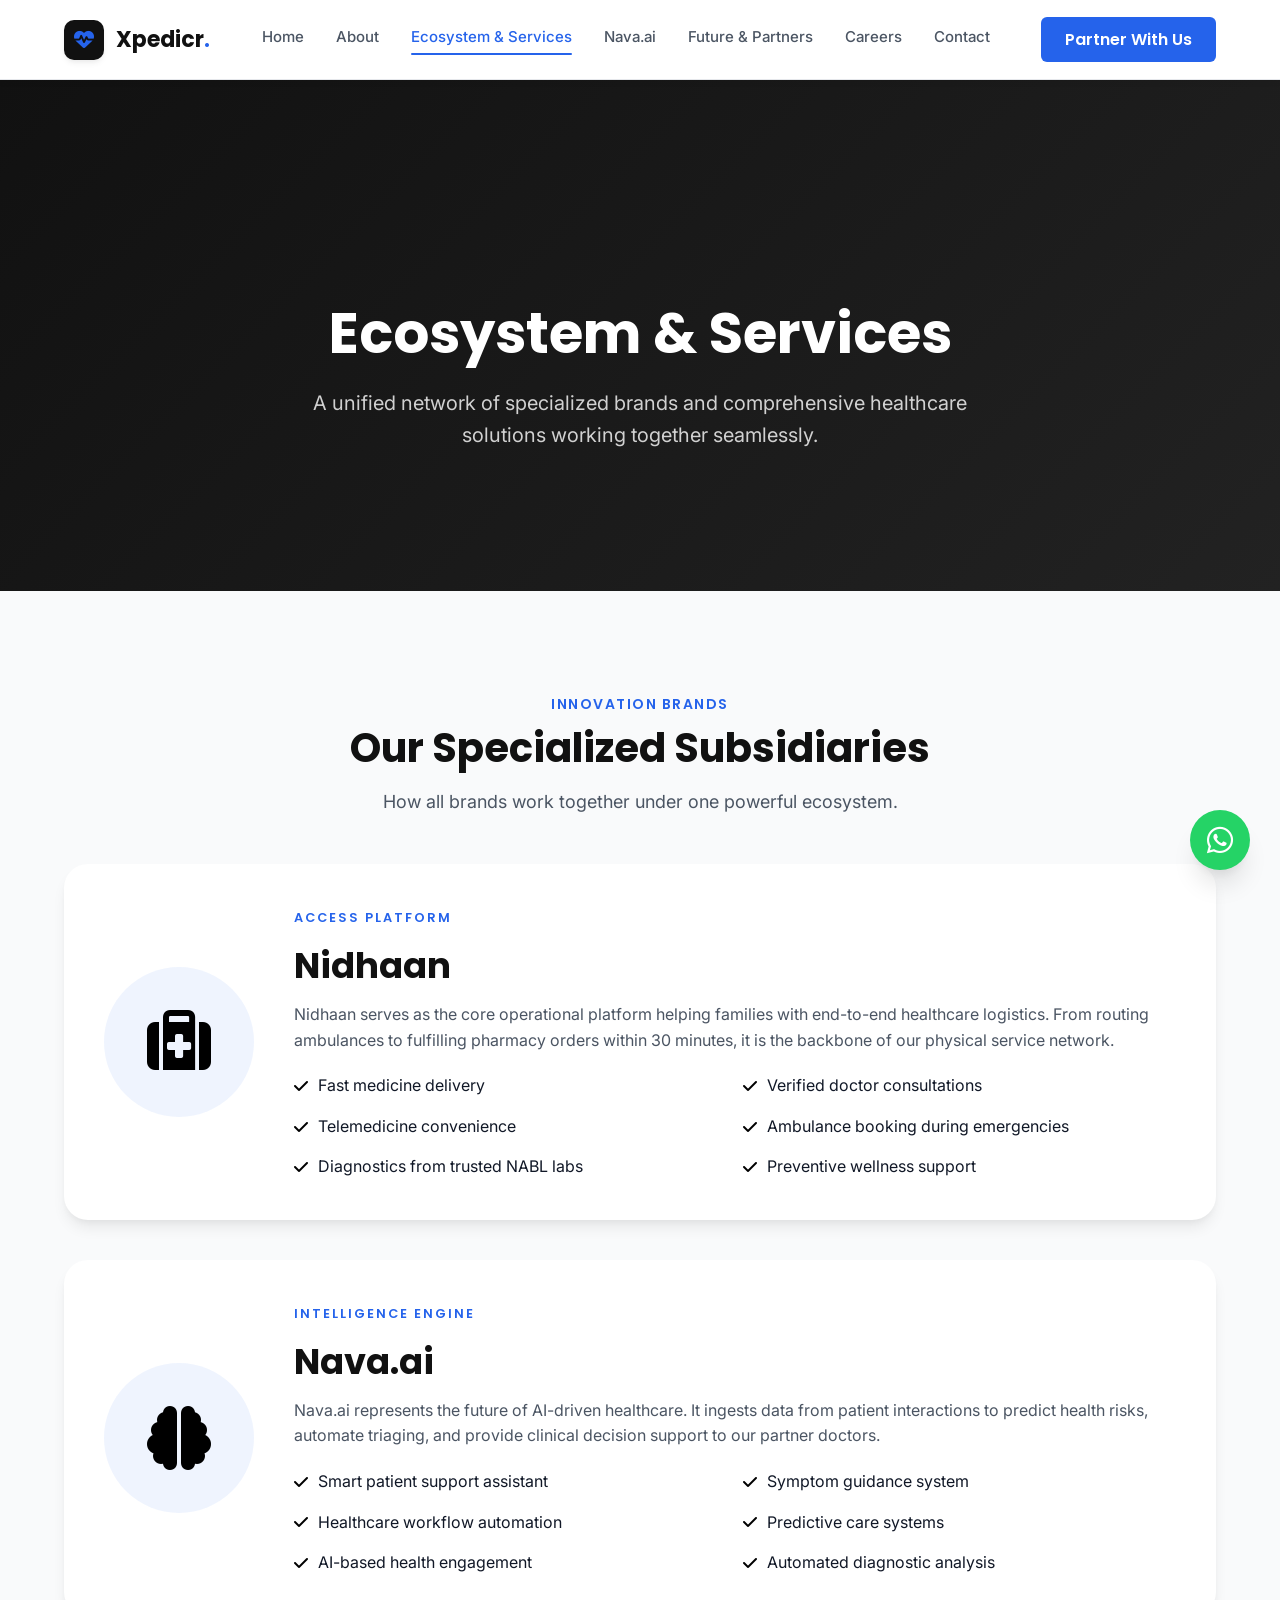
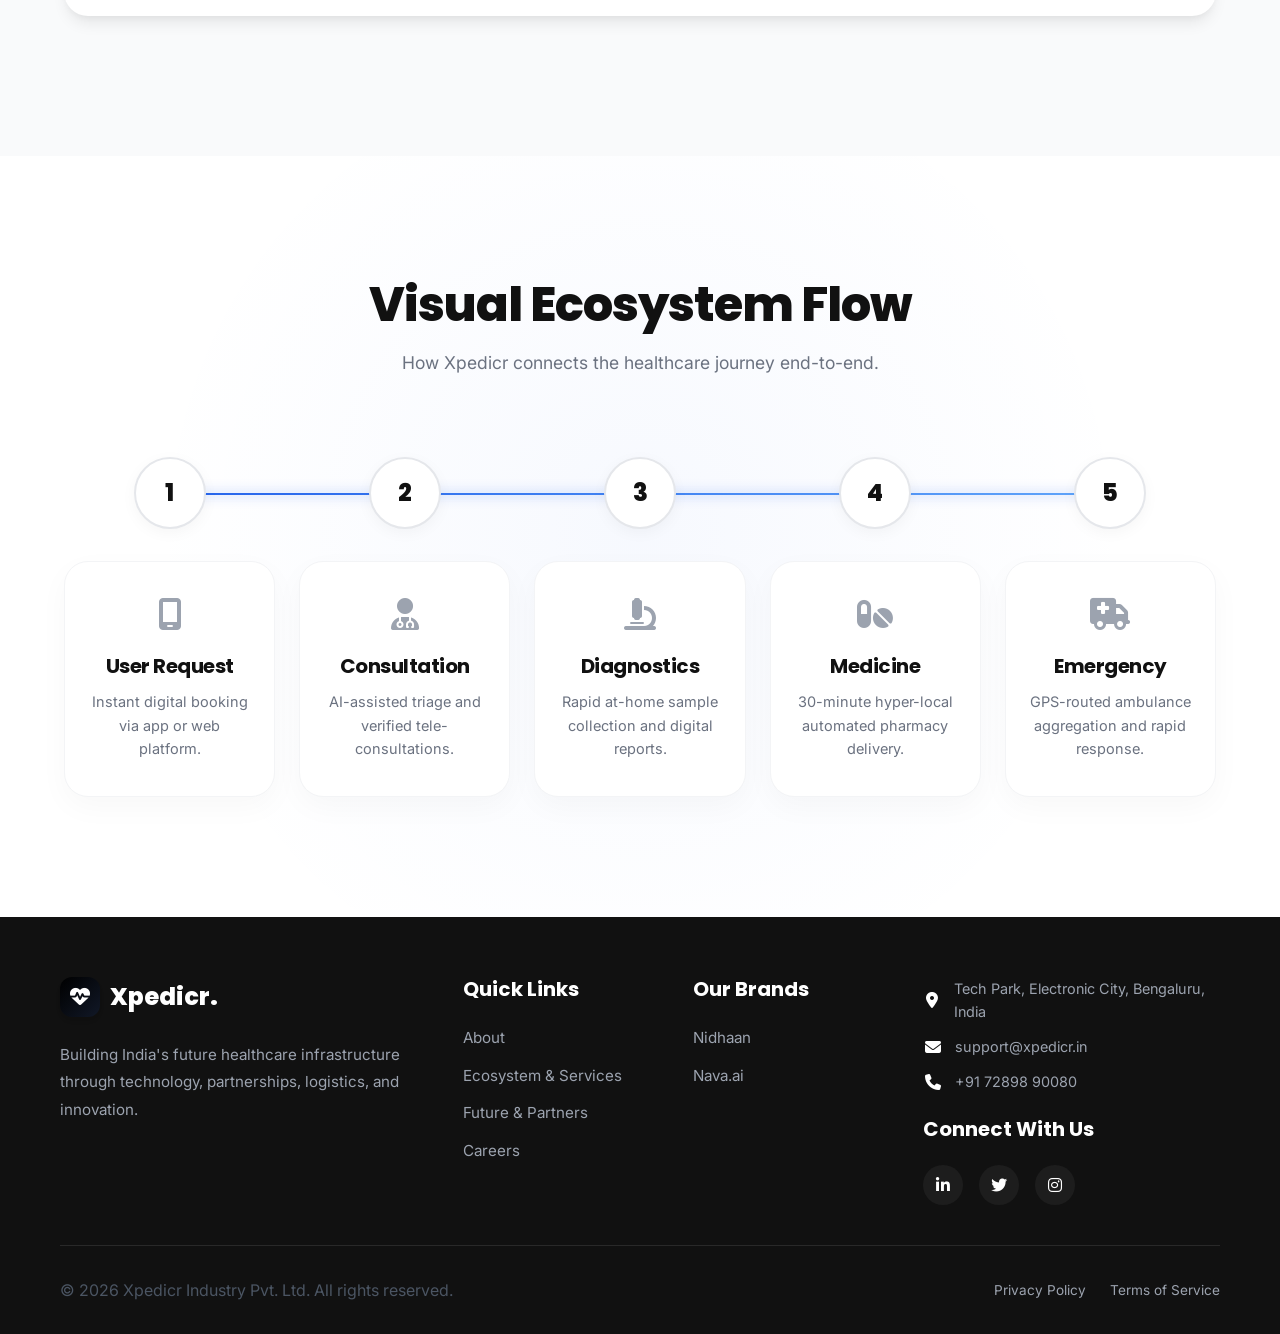
<file: ecosystem-services.html>
<!DOCTYPE html>
<html lang="en">
<head>
    <meta charset="UTF-8">
    <meta name="viewport" content="width=device-width, initial-scale=1.0">
    <title>Xpedicr Industry Pvt. Ltd. | Future Healthcare Infrastructure</title>
    <meta name="description" content="Building India's Future Healthcare Infrastructure Through Technology. Xpedicr integrates technology, healthcare providers, and emergency support.">
    <!-- Google Fonts -->
    <link rel="preconnect" href="https://fonts.googleapis.com">
    <link rel="preconnect" href="https://fonts.gstatic.com" crossorigin>
    <link href="https://fonts.googleapis.com/css2?family=Inter:wght@300;400;500;600;700;800&family=Poppins:wght@400;500;600;700&display=swap" rel="stylesheet">
    <!-- Icons -->
    <link rel="stylesheet" href="https://cdnjs.cloudflare.com/ajax/libs/font-awesome/6.4.0/css/all.min.css">
    <!-- Custom CSS -->
    <link rel="stylesheet" href="style.css">
</head>
<body>

    <!-- Navigation -->
    <header id="navbar" class="navbar">
        <div class="container nav-container">
            <a href="#" class="logo">
                <span class="logo-icon"><i class="fa-solid fa-heart-pulse"></i></span>
                <span class="logo-text">Xpedicr<span class="dot">.</span></span>
            </a>
            <nav class="nav-links">
                <a href="index.html">Home</a>
                <a href="about.html">About</a>
                <a href="ecosystem-services.html" class="active">Ecosystem & Services</a>
                <a href="nava-ai.html">Nava.ai</a>
                <a href="future-partners.html">Future & Partners</a>
                <a href="careers.html">Careers</a>
                <a href="contact.html">Contact</a>
            </nav>
            <div class="nav-actions">
                <a href="#" class="btn btn-outline-primary modal-trigger" data-modal="partnerModal">Partner With Us</a>
                <button class="mobile-menu-btn"><i class="fa-solid fa-bars"></i></button>
            </div>
        </div>
    </header>

    <!-- Mobile Menu -->
    <div class="mobile-menu">
        <button class="close-menu"><i class="fa-solid fa-xmark"></i></button>
        <div class="mobile-nav-links">
            <a href="index.html">Home</a>
            <a href="about.html">About</a>
            <a href="ecosystem-services.html" class="active">Ecosystem & Services</a>
            <a href="nava-ai.html">Nava.ai</a>
            <a href="future-partners.html">Future & Partners</a>
            <a href="careers.html">Careers</a>
            <a href="contact.html">Contact</a>
            <a href="#" class="btn btn-accent mt-4 modal-trigger" data-modal="partnerModal">Partner With Us</a>
        </div>
    </div>

    
    <!-- Inner Hero -->
    <div class="inner-hero">
        <div class="container fade-in-up">
            <h1>Ecosystem & Services</h1>
            <p>A unified network of specialized brands and comprehensive healthcare solutions working together seamlessly.</p>
        </div>
    </div>

    <!-- Detailed Brands -->
    <section class="section-padding bg-light">
        <div class="container">
            <div class="section-title text-center scroll-reveal up">
                <span class="subtitle">Innovation Brands</span>
                <h2>Our Specialized Subsidiaries</h2>
                <p class="section-desc">How all brands work together under one powerful ecosystem.</p>
            </div>

            <div class="brand-detail-card scroll-reveal up mt-5">
                <div class="brand-detail-icon"><i class="fa-solid fa-suitcase-medical"></i></div>
                <div class="brand-detail-content">
                    <span class="subtitle glow-text">Access Platform</span>
                    <h3>Nidhaan</h3>
                    <p>Nidhaan serves as the core operational platform helping families with end-to-end healthcare logistics. From routing ambulances to fulfilling pharmacy orders within 30 minutes, it is the backbone of our physical service network.</p>
                    <ul>
                        <li><i class="fa-solid fa-check"></i> Fast medicine delivery</li>
                        <li><i class="fa-solid fa-check"></i> Verified doctor consultations</li>
                        <li><i class="fa-solid fa-check"></i> Telemedicine convenience</li>
                        <li><i class="fa-solid fa-check"></i> Ambulance booking during emergencies</li>
                        <li><i class="fa-solid fa-check"></i> Diagnostics from trusted NABL labs</li>
                        <li><i class="fa-solid fa-check"></i> Preventive wellness support</li>
                    </ul>
                </div>
            </div>

            <div class="brand-detail-card scroll-reveal up">
                <div class="brand-detail-icon"><i class="fa-solid fa-brain"></i></div>
                <div class="brand-detail-content">
                    <span class="subtitle glow-text">Intelligence Engine</span>
                    <h3>Nava.ai</h3>
                    <p>Nava.ai represents the future of AI-driven healthcare. It ingests data from patient interactions to predict health risks, automate triaging, and provide clinical decision support to our partner doctors.</p>
                    <ul>
                        <li><i class="fa-solid fa-check"></i> Smart patient support assistant</li>
                        <li><i class="fa-solid fa-check"></i> Symptom guidance system</li>
                        <li><i class="fa-solid fa-check"></i> Healthcare workflow automation</li>
                        <li><i class="fa-solid fa-check"></i> Predictive care systems</li>
                        <li><i class="fa-solid fa-check"></i> AI-based health engagement</li>
                        <li><i class="fa-solid fa-check"></i> Automated diagnostic analysis</li>
                    </ul>
                </div>
            </div>
        </div>
    </section>

        <!-- Premium Visual Ecosystem Flow -->
    <section class="premium-flow-section">
        <div class="container" style="position: relative; z-index: 2;">
            <div class="section-title text-center scroll-reveal up">
                <h2 style="font-size: 3rem; font-weight: 800; letter-spacing: -1px; color: #111;">Visual Ecosystem Flow</h2>
                <p style="font-size: 1.1rem; color: #6B7280; max-width: 600px; margin: 0 auto; margin-top: 16px;">How Xpedicr connects the healthcare journey end-to-end.</p>
            </div>
            
            <div class="premium-flow-container scroll-reveal up" style="transition-delay: 0.2s;">
                <div class="flow-line-track">
                    <div class="flow-line-progress"></div>
                </div>
                
                <div class="flow-node">
                    <div class="flow-badge">1</div>
                    <div class="flow-card">
                        <i class="fa-solid fa-mobile-screen flow-card-icon"></i>
                        <h4>User Request</h4>
                        <p>Instant digital booking via app or web platform.</p>
                    </div>
                </div>
                
                <div class="flow-node">
                    <div class="flow-badge">2</div>
                    <div class="flow-card">
                        <i class="fa-solid fa-user-doctor flow-card-icon"></i>
                        <h4>Consultation</h4>
                        <p>AI-assisted triage and verified tele-consultations.</p>
                    </div>
                </div>
                
                <div class="flow-node">
                    <div class="flow-badge">3</div>
                    <div class="flow-card">
                        <i class="fa-solid fa-microscope flow-card-icon"></i>
                        <h4>Diagnostics</h4>
                        <p>Rapid at-home sample collection and digital reports.</p>
                    </div>
                </div>
                
                <div class="flow-node">
                    <div class="flow-badge">4</div>
                    <div class="flow-card">
                        <i class="fa-solid fa-pills flow-card-icon"></i>
                        <h4>Medicine</h4>
                        <p>30-minute hyper-local automated pharmacy delivery.</p>
                    </div>
                </div>
                
                <div class="flow-node">
                    <div class="flow-badge">5</div>
                    <div class="flow-card">
                        <i class="fa-solid fa-truck-medical flow-card-icon"></i>
                        <h4>Emergency</h4>
                        <p>GPS-routed ambulance aggregation and rapid response.</p>
                    </div>
                </div>
            </div>
        </div>
    </section>

<!-- Footer -->
    <footer class="footer bg-dark text-white">
        <div class="container">
            <div class="footer-row">
                <!-- Col 1: Brand + description -->
                <div class="footer-brand-section">
                    <a href="index.html" class="logo footer-logo">
                        <span class="logo-icon text-white"><i class="fa-solid fa-heart-pulse"></i></span>
                        <span class="logo-text text-white">Xpedicr<span class="dot">.</span></span>
                    </a>
                    <p class="footer-description">Building India&apos;s future healthcare infrastructure through technology, partnerships, logistics, and innovation.</p>
                </div>

                <!-- Col 2: Quick links -->
                <div class="footer-links-section">
                    <h5 class="footer-title">Quick Links</h5>
                    <ul class="footer-links">
                        <li><a href="about.html">About</a></li>
                        <li><a href="ecosystem-services.html">Ecosystem &amp; Services</a></li>
                        <li><a href="future-partners.html">Future &amp; Partners</a></li>
                        <li><a href="careers.html">Careers</a></li>
                    </ul>
                </div>

                <!-- Col 3: Our Brands -->
                <div class="footer-links-section">
                    <h5 class="footer-title">Our Brands</h5>
                    <ul class="footer-links">
                        <li><a href="ecosystem-services.html#nidhaan">Nidhaan</a></li>
                        <li><a href="nava-ai.html">Nava.ai</a></li>
                    </ul>
                </div>

                <!-- Col 4: Contact / social icons -->
                <div class="footer-social-section">
                    <div class="footer-contact mb-4">
                        <div class="contact-item">
                            <i class="fa-solid fa-location-dot"></i>
                            <p>Tech Park, Electronic City, Bengaluru, India</p>
                        </div>
                        <div class="contact-item">
                            <i class="fa-solid fa-envelope"></i>
                            <p>support@xpedicr.in</p>
                        </div>
                        <div class="contact-item">
                            <i class="fa-solid fa-phone"></i>
                            <p>+91 72898 90080</p>
                        </div>
                    </div>
                    
                    <h5 class="footer-title">Connect With Us</h5>
                    <div class="social-links">
                        <a href="#" aria-label="LinkedIn"><i class="fa-brands fa-linkedin-in"></i></a>
                        <a href="#" aria-label="Twitter"><i class="fa-brands fa-twitter"></i></a>
                        <a href="#" aria-label="Instagram"><i class="fa-brands fa-instagram"></i></a>
                    </div>
                </div>
            </div>

            <div class="footer-bottom">
                <p class="mb-0">&copy; 2026 Xpedicr Industry Pvt. Ltd. All rights reserved.</p>
                <div class="footer-legal">
                    <a href="#" class="modal-trigger" data-modal="privacyModal">Privacy Policy</a>
                    <a href="#" class="modal-trigger" data-modal="termsModal">Terms of Service</a>
                </div>
            </div>
        </div>
    </footer>

    <!-- WhatsApp Floating Button -->
    <a href="https://wa.me/917289890080" target="_blank" class="floating-whatsapp" aria-label="Chat on WhatsApp">
        <i class="fa-brands fa-whatsapp"></i>
    </a>

    
    <!-- Privacy Policy Modal -->
    <div class="modal-overlay" id="privacyModal">
        <div class="modal-content">
            <div class="modal-header">
                <h3>Privacy Policy</h3>
                <button class="modal-close" data-close="privacyModal"><i class="fa-solid fa-xmark"></i></button>
            </div>
            <div class="modal-body">
                <p><strong>Effective Date:</strong> January 1, 2026</p>
                <p>At Xpedicr Industry Pvt. Ltd., we take your privacy seriously. This Privacy Policy explains how we collect, use, disclose, and safeguard your information when you visit our website or use our healthcare services.</p>
                <h4>1. Information We Collect</h4>
                <p>We may collect personal identification information, including but not limited to your name, email address, phone number, and medical history when you register for an account, book a service, or consult with our partners.</p>
                <h4>2. How We Use Your Information</h4>
                <p>Your data is primarily used to provide you with rapid emergency responses, accurate AI-assisted diagnostics via Nava.ai, and seamless telemedicine consultations. We also use aggregated data to improve our service logistics.</p>
                <h4>3. Data Security</h4>
                <p>We implement state-of-the-art encryption and robust secure server architecture to protect your personal health information. However, no electronic transmission over the internet can be guaranteed to be 100% secure.</p>
                <h4>4. Third-Party Sharing</h4>
                <p>We only share necessary information with verified partner clinics, hospitals, and pharmacies directly involved in your care. We do not sell your personal data to advertisers.</p>
            </div>
        </div>
    </div>

    <!-- Terms of Service Modal -->
    <div class="modal-overlay" id="termsModal">
        <div class="modal-content">
            <div class="modal-header">
                <h3>Terms of Service</h3>
                <button class="modal-close" data-close="termsModal"><i class="fa-solid fa-xmark"></i></button>
            </div>
            <div class="modal-body">
                <p><strong>Last Updated:</strong> January 1, 2026</p>
                <p>Welcome to Xpedicr. By accessing or using our platform, ecosystem subsidiaries (Nidhaan, Nava.ai), and services, you agree to be bound by these Terms of Service.</p>
                <h4>1. Acceptance of Terms</h4>
                <p>By registering for an account or utilizing our healthcare aggregator platform, you acknowledge that you have read, understood, and agree to comply with all rules and conditions stated herein.</p>
                <h4>2. Medical Disclaimer</h4>
                <p>While Nava.ai provides advanced AI-assisted insights and triage support, it does not replace professional medical advice, diagnosis, or treatment. Always seek the advice of your physician regarding a medical condition.</p>
                <h4>3. Service Availability</h4>
                <p>Our 10-minute emergency response times are subject to geographic location, traffic conditions, and partner availability. We continually strive to expand our high-speed network across Tier 1, 2, and 3 cities.</p>
                <h4>4. User Responsibilities</h4>
                <p>You agree to provide accurate and complete health information. Providing false information may lead to incorrect medical assistance, for which Xpedicr Industry Pvt. Ltd. cannot be held liable.</p>
            </div>
        </div>
    </div>

    <!-- Scripts -->
    <script src="script.js"></script>

    <!-- Partner Modal -->
    <div class="modal-overlay" id="partnerModal">
        <div class="modal-content" style="max-width: 700px;">
            <div class="modal-header">
                <h3>Partner With Xpedicr</h3>
                <button class="modal-close" data-close="partnerModal"><i class="fa-solid fa-xmark"></i></button>
            </div>
            <div class="modal-body">
                <p class="text-sm text-gray mb-4">Join our healthcare ecosystem. Fill out the basic details below and our team will contact you within 48 hours.</p>
                <form id="partnerModalForm" class="contact-form">
                    <div class="row">
                        <div class="col-md-6 form-group">
                            <label>Full Name *</label>
                            <input type="text" class="form-control" placeholder="Enter your name" required>
                        </div>
                        <div class="col-md-6 form-group">
                            <label>Company / Business Name *</label>
                            <input type="text" class="form-control" placeholder="Business name" required>
                        </div>
                    </div>
                    <div class="row">
                        <div class="col-md-6 form-group">
                            <label>Business Category *</label>
                            <select class="form-control" required>
                                <option value="">Select Category</option>
                                <option>Pharmacy</option>
                                <option>Diagnostic Lab</option>
                                <option>Hospital / Clinic</option>
                                <option>Wellness Brand</option>
                                <option>Other</option>
                            </select>
                        </div>
                        <div class="col-md-6 form-group">
                            <label>City / Location *</label>
                            <input type="text" class="form-control" placeholder="Your city" required>
                        </div>
                    </div>
                    <div class="row">
                        <div class="col-md-6 form-group">
                            <label>Email Address *</label>
                            <input type="email" class="form-control" placeholder="email@example.com" required>
                        </div>
                        <div class="col-md-6 form-group">
                            <label>Mobile Number *</label>
                            <input type="tel" class="form-control" placeholder="+91 XXXXX XXXXX" required>
                        </div>
                    </div>
                    <div class="form-group mt-3">
                        <label>Additional Information (Optional)</label>
                        <textarea class="form-control" rows="3" placeholder="Briefly describe your business..."></textarea>
                    </div>
                    <button type="submit" class="btn btn-primary btn-lg w-100 mt-4">Submit Application</button>
                </form>
            </div>
        </div>
    </div>
</body>
</html>
</file>
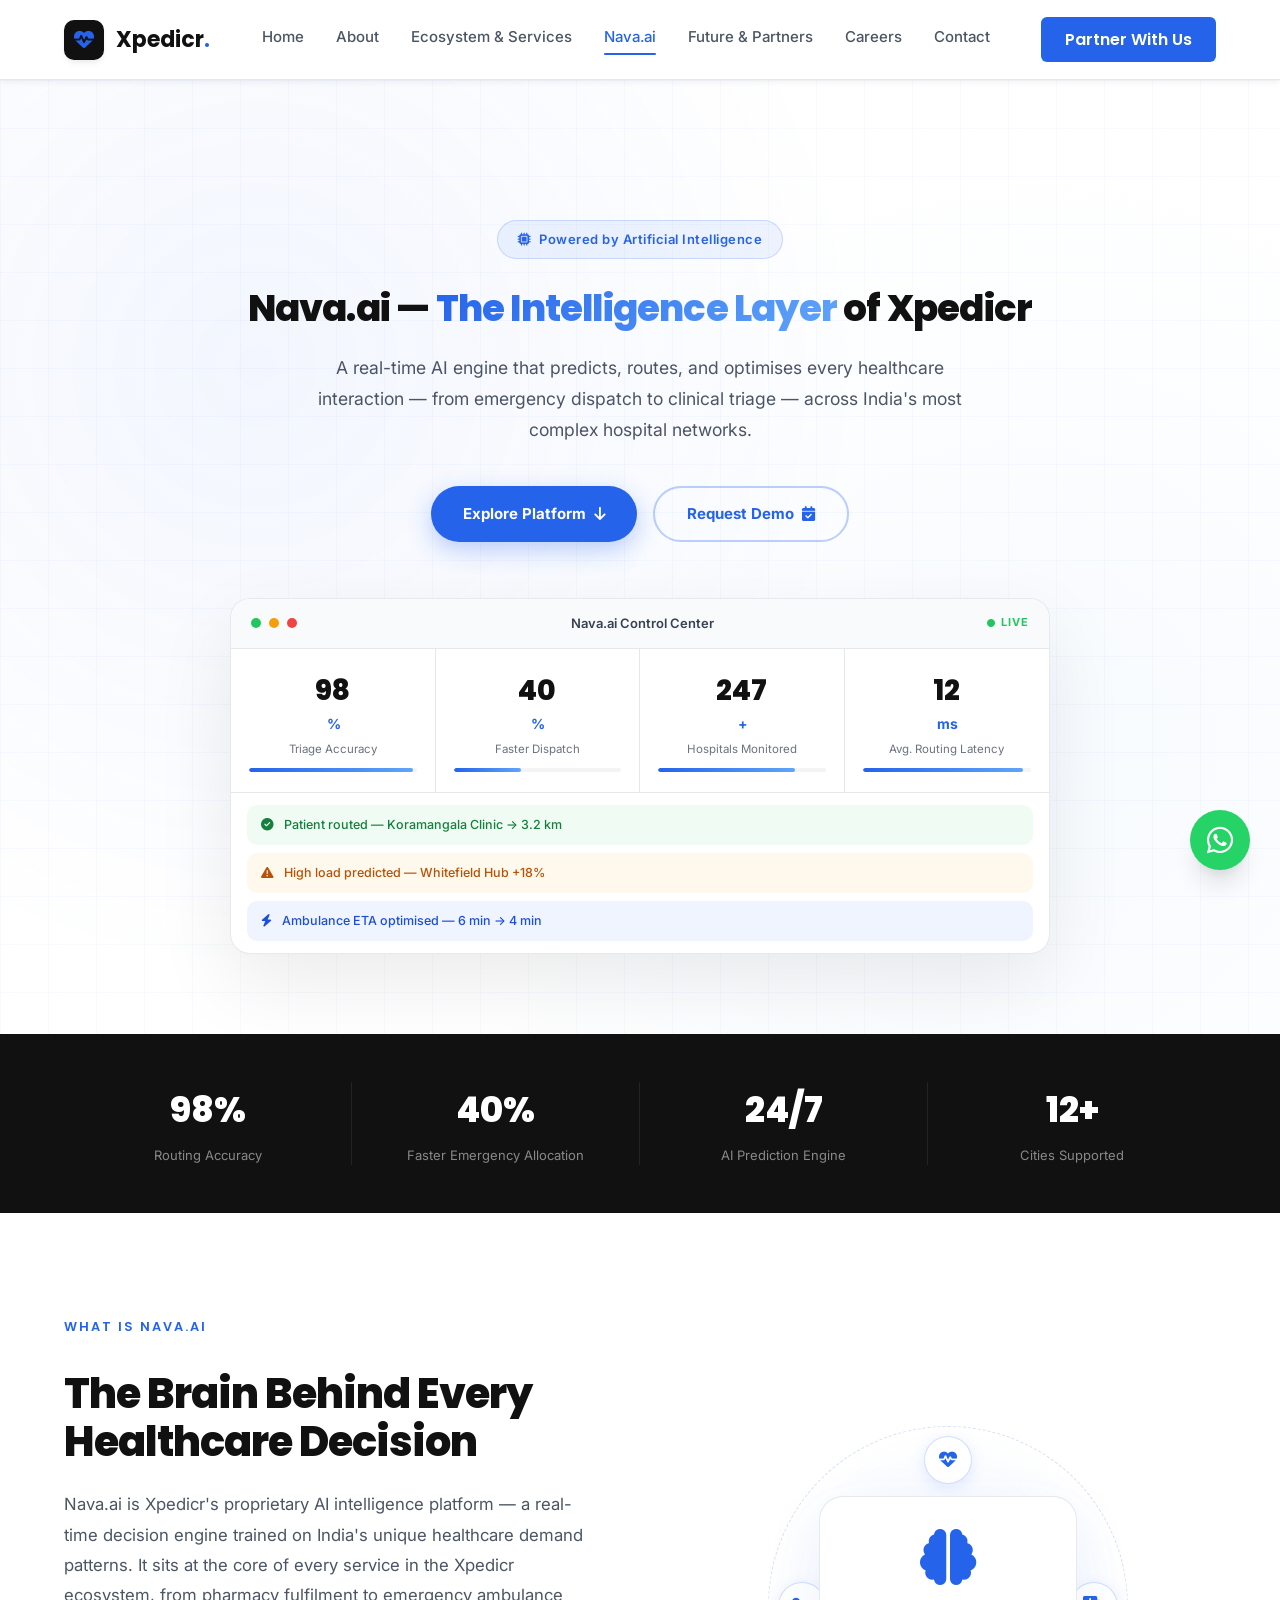
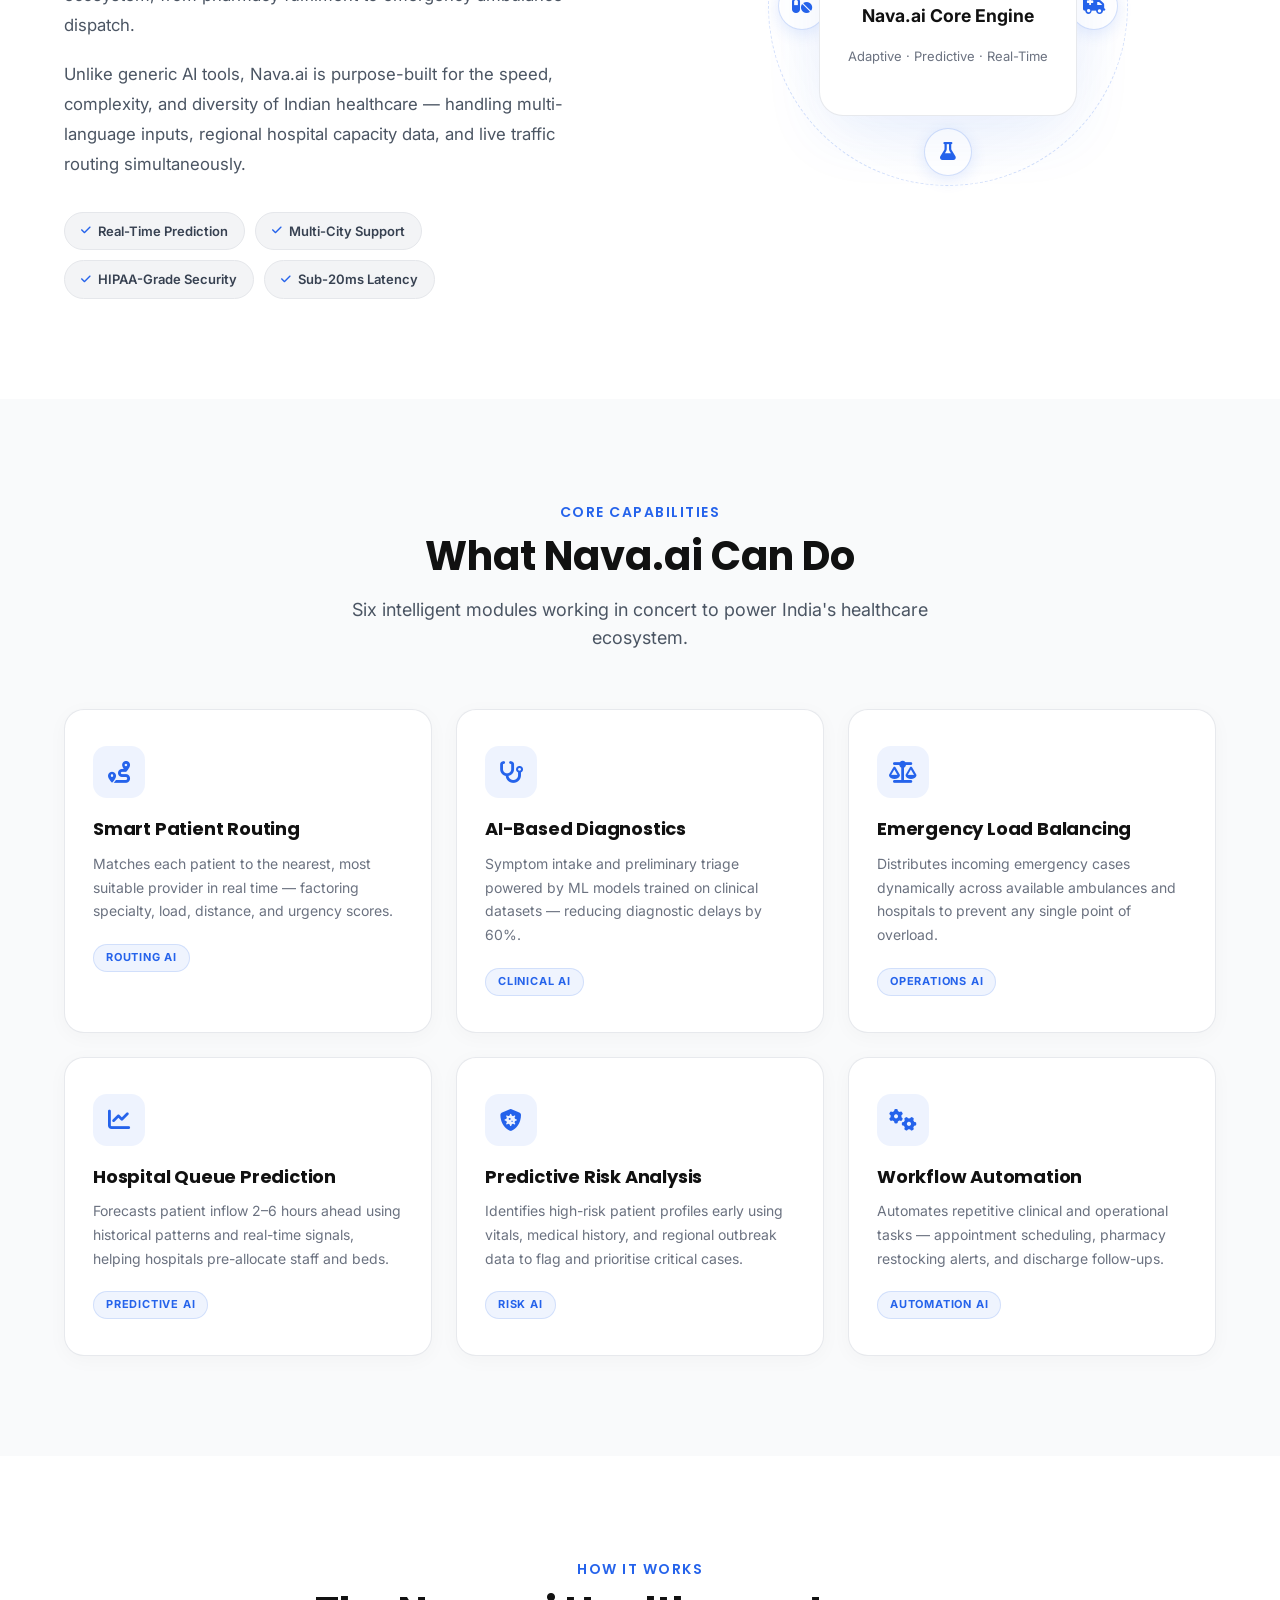
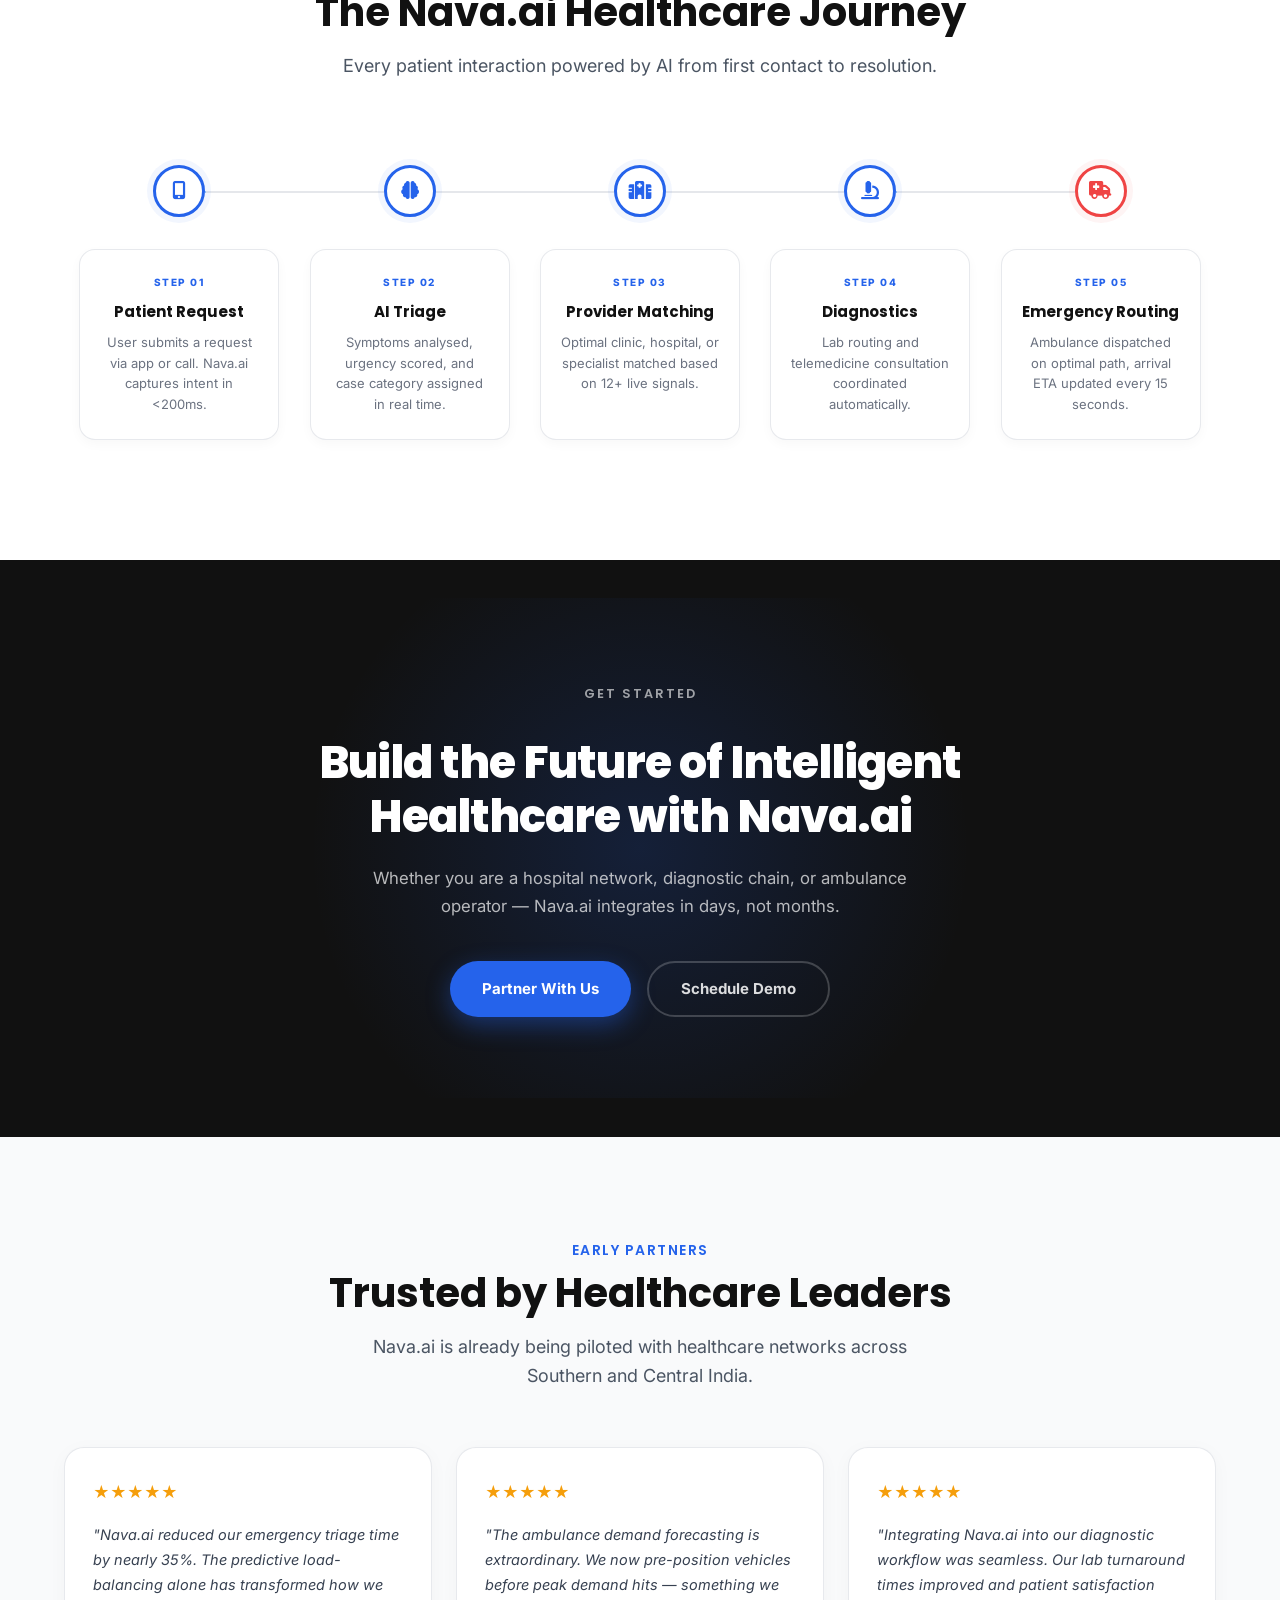
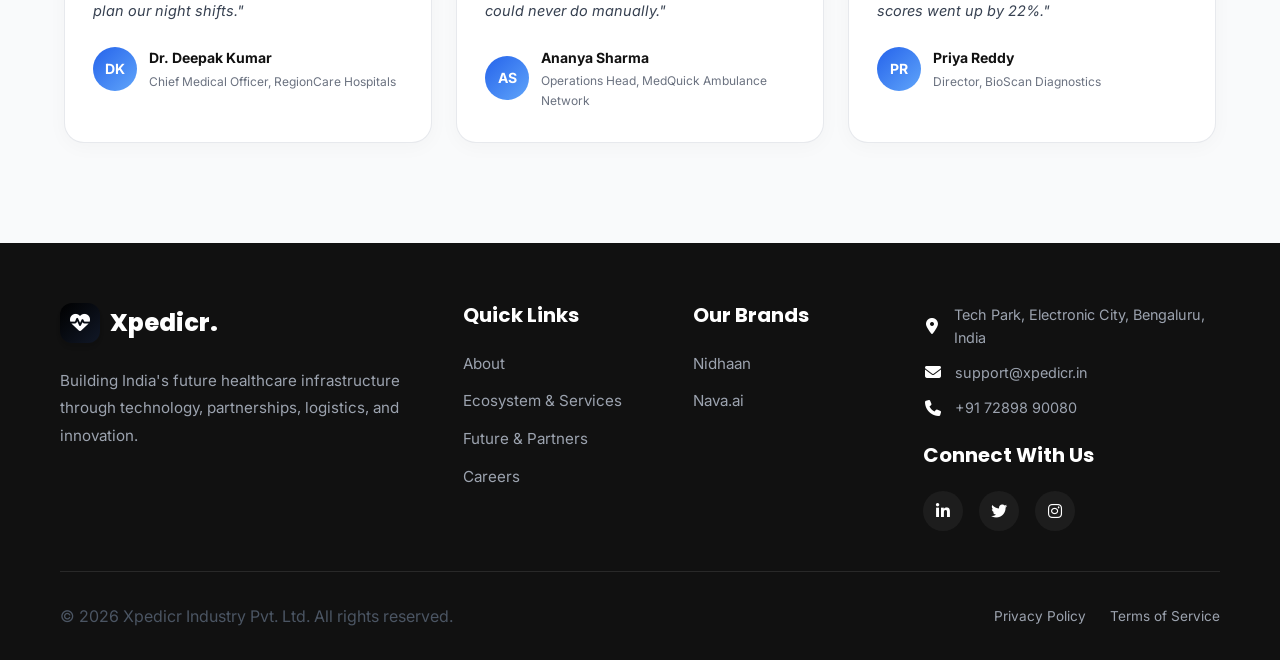
<file: nava-ai.html>
<!DOCTYPE html>
<html lang="en">
<head>
    <meta charset="UTF-8">
    <meta name="viewport" content="width=device-width, initial-scale=1.0">
    <title>Nava.ai — AI Intelligence Layer | Xpedicr</title>
    <meta name="description" content="Nava.ai is the intelligent AI engine powering the Xpedicr healthcare ecosystem — real-time triage, predictive routing, and emergency optimization.">
    <link rel="preconnect" href="https://fonts.googleapis.com">
    <link rel="preconnect" href="https://fonts.gstatic.com" crossorigin>
    <link href="https://fonts.googleapis.com/css2?family=Inter:wght@300;400;500;600;700;800&family=Poppins:wght@600;700;800&display=swap" rel="stylesheet">
    <link rel="stylesheet" href="https://cdnjs.cloudflare.com/ajax/libs/font-awesome/6.4.0/css/all.min.css">
    <link rel="stylesheet" href="style.css">
    <link rel="stylesheet" href="nava-ai.css">
</head>
<body>

    <!-- Navigation -->
    <header id="navbar" class="navbar">
        <div class="container nav-container">
            <a href="index.html" class="logo">
                <span class="logo-icon"><i class="fa-solid fa-heart-pulse"></i></span>
                <span class="logo-text">Xpedicr<span class="dot">.</span></span>
            </a>
            <nav class="nav-links">
                <a href="index.html">Home</a>
                <a href="about.html">About</a>
                <a href="ecosystem-services.html">Ecosystem &amp; Services</a>
                <a href="nava-ai.html" class="active">Nava.ai</a>
                <a href="future-partners.html">Future &amp; Partners</a>
                <a href="careers.html">Careers</a>
                <a href="contact.html">Contact</a>
            </nav>
            <div class="nav-actions">
                <a href="#" class="btn btn-outline-primary modal-trigger" data-modal="partnerModal">Partner With Us</a>
                <button class="mobile-menu-btn"><i class="fa-solid fa-bars"></i></button>
            </div>
        </div>
    </header>

    <!-- Mobile Menu -->
    <div class="mobile-menu">
        <button class="close-menu"><i class="fa-solid fa-xmark"></i></button>
        <div class="mobile-nav-links">
            <a href="index.html">Home</a>
            <a href="about.html">About</a>
            <a href="ecosystem-services.html">Ecosystem &amp; Services</a>
            <a href="nava-ai.html" class="active">Nava.ai</a>
            <a href="future-partners.html">Future &amp; Partners</a>
            <a href="careers.html">Careers</a>
            <a href="contact.html">Contact</a>
            <a href="#" class="btn btn-accent mt-4 modal-trigger" data-modal="partnerModal">Partner With Us</a>
        </div>
    </div>

    <!-- ═══ HERO ═══════════════════════════════════════════════════════════ -->
    <section class="nava-hero">
        <div class="nava-hero-bg"></div>
        <div class="nava-grid-texture"></div>
        <div class="container nava-hero-content">
            <div class="nava-hero-badge scroll-reveal up">
                <i class="fa-solid fa-microchip"></i> Powered by Artificial Intelligence
            </div>
            <h1 class="nava-hero-heading scroll-reveal up delay-1">Nava.ai &mdash; <span class="nava-gradient-text">The Intelligence Layer</span> of Xpedicr</h1>
            <p class="nava-hero-sub scroll-reveal up delay-2">
                A real-time AI engine that predicts, routes, and optimises every healthcare interaction — from emergency dispatch to clinical triage — across India's most complex hospital networks.
            </p>
            <div class="nava-hero-ctas scroll-reveal up delay-3">
                <a href="#features" class="nava-btn-primary">Explore Platform <i class="fa-solid fa-arrow-down"></i></a>
                <a href="#" class="nava-btn-ghost modal-trigger" data-modal="partnerModal">Request Demo <i class="fa-solid fa-calendar-check"></i></a>
            </div>
        </div>

        <!-- Floating Dashboard Card -->
        <div class="nava-dashboard scroll-reveal up delay-2">
            <div class="nd-header">
                <span class="nd-dot green"></span><span class="nd-dot amber"></span><span class="nd-dot red"></span>
                <span class="nd-title">Nava.ai Control Center</span>
                <span class="nd-live"><i class="fa-solid fa-circle"></i> LIVE</span>
            </div>
            <div class="nd-metrics">
                <div class="nd-metric">
                    <span class="nd-val" data-target="98">0</span><span class="nd-unit">%</span>
                    <span class="nd-label">Triage Accuracy</span>
                    <div class="nd-bar"><div class="nd-fill" style="width:98%"></div></div>
                </div>
                <div class="nd-metric">
                    <span class="nd-val" data-target="40">0</span><span class="nd-unit">%</span>
                    <span class="nd-label">Faster Dispatch</span>
                    <div class="nd-bar"><div class="nd-fill" style="width:40%"></div></div>
                </div>
                <div class="nd-metric">
                    <span class="nd-val" data-target="247">0</span><span class="nd-unit">+</span>
                    <span class="nd-label">Hospitals Monitored</span>
                    <div class="nd-bar"><div class="nd-fill" style="width:82%"></div></div>
                </div>
                <div class="nd-metric">
                    <span class="nd-val" data-target="12">0</span><span class="nd-unit">ms</span>
                    <span class="nd-label">Avg. Routing Latency</span>
                    <div class="nd-bar"><div class="nd-fill" style="width:95%"></div></div>
                </div>
            </div>
            <div class="nd-alerts">
                <div class="nd-alert green"><i class="fa-solid fa-circle-check"></i> Patient routed — Koramangala Clinic → 3.2 km</div>
                <div class="nd-alert amber"><i class="fa-solid fa-triangle-exclamation"></i> High load predicted — Whitefield Hub +18%</div>
                <div class="nd-alert blue"><i class="fa-solid fa-bolt"></i> Ambulance ETA optimised — 6 min → 4 min</div>
            </div>
        </div>
    </section>

    <!-- ═══ STATS STRIP ══════════════════════════════════════════════════════ -->
    <section class="nava-stats-strip">
        <div class="container nava-stats-grid">
            <div class="nava-stat scroll-reveal up">
                <span class="ns-num">98%</span>
                <span class="ns-label">Routing Accuracy</span>
            </div>
            <div class="nava-stat scroll-reveal up delay-1">
                <span class="ns-num">40%</span>
                <span class="ns-label">Faster Emergency Allocation</span>
            </div>
            <div class="nava-stat scroll-reveal up delay-2">
                <span class="ns-num">24/7</span>
                <span class="ns-label">AI Prediction Engine</span>
            </div>
            <div class="nava-stat scroll-reveal up delay-3">
                <span class="ns-num">12+</span>
                <span class="ns-label">Cities Supported</span>
            </div>
        </div>
    </section>

    <!-- ═══ ABOUT SECTION ════════════════════════════════════════════════════ -->
    <section class="section-padding" style="background:#fff;">
        <div class="container">
            <div class="nava-about-grid">
                <div class="scroll-reveal left">
                    <span class="subtitle">What is Nava.ai</span>
                    <h2 style="font-size:2.6rem;font-weight:800;letter-spacing:-1px;line-height:1.15;margin:16px 0 24px;">The Brain Behind Every Healthcare Decision</h2>
                    <p style="font-size:1.05rem;color:#4B5563;line-height:1.8;margin-bottom:18px;">Nava.ai is Xpedicr's proprietary AI intelligence platform — a real-time decision engine trained on India's unique healthcare demand patterns. It sits at the core of every service in the Xpedicr ecosystem, from pharmacy fulfilment to emergency ambulance dispatch.</p>
                    <p style="font-size:1.05rem;color:#4B5563;line-height:1.8;margin-bottom:32px;">Unlike generic AI tools, Nava.ai is purpose-built for the speed, complexity, and diversity of Indian healthcare — handling multi-language inputs, regional hospital capacity data, and live traffic routing simultaneously.</p>
                    <div class="nava-about-tags">
                        <span><i class="fa-solid fa-check"></i> Real-Time Prediction</span>
                        <span><i class="fa-solid fa-check"></i> Multi-City Support</span>
                        <span><i class="fa-solid fa-check"></i> HIPAA-Grade Security</span>
                        <span><i class="fa-solid fa-check"></i> Sub-20ms Latency</span>
                    </div>
                </div>
                <div class="nava-about-visual scroll-reveal right">
                    <div class="nava-orb-card">
                        <div class="nava-orb"></div>
                        <div class="nava-orb-inner">
                            <i class="fa-solid fa-brain" style="font-size:56px;color:#2563EB;"></i>
                            <p style="margin-top:16px;font-weight:700;font-size:1.1rem;color:#111;">Nava.ai Core Engine</p>
                            <p style="font-size:13px;color:#6B7280;margin-top:4px;">Adaptive · Predictive · Real-Time</p>
                        </div>
                        <div class="nava-orbit-dot dot-1"><i class="fa-solid fa-heart-pulse"></i></div>
                        <div class="nava-orbit-dot dot-2"><i class="fa-solid fa-truck-medical"></i></div>
                        <div class="nava-orbit-dot dot-3"><i class="fa-solid fa-flask"></i></div>
                        <div class="nava-orbit-dot dot-4"><i class="fa-solid fa-pills"></i></div>
                    </div>
                </div>
            </div>
        </div>
    </section>

    <!-- ═══ FEATURES GRID ════════════════════════════════════════════════════ -->
    <section id="features" class="section-padding nava-features-section">
        <div class="container">
            <div class="section-title text-center scroll-reveal up" style="margin-bottom:56px;">
                <span class="subtitle">Core Capabilities</span>
                <h2>What Nava.ai Can Do</h2>
                <p class="section-desc">Six intelligent modules working in concert to power India's healthcare ecosystem.</p>
            </div>
            <div class="nava-features-grid">

                <div class="nava-feat-card scroll-reveal up">
                    <div class="nfc-icon-wrap"><i class="fa-solid fa-route"></i></div>
                    <h4>Smart Patient Routing</h4>
                    <p>Matches each patient to the nearest, most suitable provider in real time — factoring specialty, load, distance, and urgency scores.</p>
                    <div class="nfc-tag">Routing AI</div>
                </div>

                <div class="nava-feat-card scroll-reveal up delay-1">
                    <div class="nfc-icon-wrap"><i class="fa-solid fa-stethoscope"></i></div>
                    <h4>AI-Based Diagnostics</h4>
                    <p>Symptom intake and preliminary triage powered by ML models trained on clinical datasets — reducing diagnostic delays by 60%.</p>
                    <div class="nfc-tag">Clinical AI</div>
                </div>

                <div class="nava-feat-card scroll-reveal up delay-2">
                    <div class="nfc-icon-wrap"><i class="fa-solid fa-scale-balanced"></i></div>
                    <h4>Emergency Load Balancing</h4>
                    <p>Distributes incoming emergency cases dynamically across available ambulances and hospitals to prevent any single point of overload.</p>
                    <div class="nfc-tag">Operations AI</div>
                </div>

                <div class="nava-feat-card scroll-reveal up delay-1">
                    <div class="nfc-icon-wrap"><i class="fa-solid fa-chart-line"></i></div>
                    <h4>Hospital Queue Prediction</h4>
                    <p>Forecasts patient inflow 2–6 hours ahead using historical patterns and real-time signals, helping hospitals pre-allocate staff and beds.</p>
                    <div class="nfc-tag">Predictive AI</div>
                </div>

                <div class="nava-feat-card scroll-reveal up delay-2">
                    <div class="nfc-icon-wrap"><i class="fa-solid fa-shield-virus"></i></div>
                    <h4>Predictive Risk Analysis</h4>
                    <p>Identifies high-risk patient profiles early using vitals, medical history, and regional outbreak data to flag and prioritise critical cases.</p>
                    <div class="nfc-tag">Risk AI</div>
                </div>

                <div class="nava-feat-card scroll-reveal up delay-3">
                    <div class="nfc-icon-wrap"><i class="fa-solid fa-gears"></i></div>
                    <h4>Workflow Automation</h4>
                    <p>Automates repetitive clinical and operational tasks — appointment scheduling, pharmacy restocking alerts, and discharge follow-ups.</p>
                    <div class="nfc-tag">Automation AI</div>
                </div>

            </div>
        </div>
    </section>

    <!-- ═══ WORKFLOW TIMELINE ════════════════════════════════════════════════ -->
    <section class="section-padding" style="background:#fff;">
        <div class="container">
            <div class="section-title text-center scroll-reveal up" style="margin-bottom:64px;">
                <span class="subtitle">How It Works</span>
                <h2>The Nava.ai Healthcare Journey</h2>
                <p class="section-desc">Every patient interaction powered by AI from first contact to resolution.</p>
            </div>
            <div class="nava-flow-row">
                <div class="nava-flow-item scroll-reveal up">
                    <div class="nf-node"><i class="fa-solid fa-mobile-screen-button"></i></div>
                    <div class="nf-connector"><div class="nf-line"></div></div>
                    <div class="nf-card">
                        <span class="nf-step">Step 01</span>
                        <h5>Patient Request</h5>
                        <p>User submits a request via app or call. Nava.ai captures intent in &lt;200ms.</p>
                    </div>
                </div>
                <div class="nava-flow-item scroll-reveal up delay-1">
                    <div class="nf-node"><i class="fa-solid fa-brain"></i></div>
                    <div class="nf-connector"><div class="nf-line"></div></div>
                    <div class="nf-card">
                        <span class="nf-step">Step 02</span>
                        <h5>AI Triage</h5>
                        <p>Symptoms analysed, urgency scored, and case category assigned in real time.</p>
                    </div>
                </div>
                <div class="nava-flow-item scroll-reveal up delay-2">
                    <div class="nf-node"><i class="fa-solid fa-hospital"></i></div>
                    <div class="nf-connector"><div class="nf-line"></div></div>
                    <div class="nf-card">
                        <span class="nf-step">Step 03</span>
                        <h5>Provider Matching</h5>
                        <p>Optimal clinic, hospital, or specialist matched based on 12+ live signals.</p>
                    </div>
                </div>
                <div class="nava-flow-item scroll-reveal up delay-2">
                    <div class="nf-node"><i class="fa-solid fa-microscope"></i></div>
                    <div class="nf-connector"><div class="nf-line"></div></div>
                    <div class="nf-card">
                        <span class="nf-step">Step 04</span>
                        <h5>Diagnostics</h5>
                        <p>Lab routing and telemedicine consultation coordinated automatically.</p>
                    </div>
                </div>
                <div class="nava-flow-item last scroll-reveal up delay-3">
                    <div class="nf-node red"><i class="fa-solid fa-truck-medical"></i></div>
                    <div class="nf-card">
                        <span class="nf-step">Step 05</span>
                        <h5>Emergency Routing</h5>
                        <p>Ambulance dispatched on optimal path, arrival ETA updated every 15 seconds.</p>
                    </div>
                </div>
            </div>
        </div>
    </section>

    <!-- ═══ FINAL CTA ═════════════════════════════════════════════════════════ -->
    <section class="nava-cta-section">
        <div class="nava-cta-glow"></div>
        <div class="container text-center" style="position:relative;z-index:2;">
            <span class="subtitle" style="color:rgba(255,255,255,0.6);">Get Started</span>
            <h2 class="scroll-reveal up" style="font-size:2.8rem;font-weight:800;color:#fff;margin:16px 0 20px;letter-spacing:-1px;">Build the Future of Intelligent<br>Healthcare with Nava.ai</h2>
            <p class="scroll-reveal up delay-1" style="color:rgba(255,255,255,0.7);font-size:1.05rem;max-width:580px;margin:0 auto 40px;line-height:1.7;">Whether you are a hospital network, diagnostic chain, or ambulance operator — Nava.ai integrates in days, not months.</p>
            <div class="nava-cta-btns scroll-reveal up delay-2">
                <a href="#" class="nava-cta-primary modal-trigger" data-modal="partnerModal">Partner With Us</a>
                <a href="contact.html" class="nava-cta-ghost">Schedule Demo</a>
            </div>
        </div>
    </section>

    <!-- ═══ TRUST / TESTIMONIALS ═════════════════════════════════════════════ -->
    <section class="section-padding nava-trust-section">
        <div class="container">
            <div class="section-title text-center scroll-reveal up" style="margin-bottom:56px;">
                <span class="subtitle">Early Partners</span>
                <h2>Trusted by Healthcare Leaders</h2>
                <p class="section-desc">Nava.ai is already being piloted with healthcare networks across Southern and Central India.</p>
            </div>
            <div class="nava-testimonials">
                <div class="nt-card scroll-reveal up">
                    <div class="nt-stars">★★★★★</div>
                    <p>"Nava.ai reduced our emergency triage time by nearly 35%. The predictive load-balancing alone has transformed how we plan our night shifts."</p>
                    <div class="nt-author">
                        <div class="nt-avatar">DK</div>
                        <div>
                            <strong>Dr. Deepak Kumar</strong>
                            <span>Chief Medical Officer, RegionCare Hospitals</span>
                        </div>
                    </div>
                </div>
                <div class="nt-card scroll-reveal up delay-1">
                    <div class="nt-stars">★★★★★</div>
                    <p>"The ambulance demand forecasting is extraordinary. We now pre-position vehicles before peak demand hits — something we could never do manually."</p>
                    <div class="nt-author">
                        <div class="nt-avatar">AS</div>
                        <div>
                            <strong>Ananya Sharma</strong>
                            <span>Operations Head, MedQuick Ambulance Network</span>
                        </div>
                    </div>
                </div>
                <div class="nt-card scroll-reveal up delay-2">
                    <div class="nt-stars">★★★★★</div>
                    <p>"Integrating Nava.ai into our diagnostic workflow was seamless. Our lab turnaround times improved and patient satisfaction scores went up by 22%."</p>
                    <div class="nt-author">
                        <div class="nt-avatar">PR</div>
                        <div>
                            <strong>Priya Reddy</strong>
                            <span>Director, BioScan Diagnostics</span>
                        </div>
                    </div>
                </div>
            </div>
        </div>
    </section>

    <!-- Footer -->
    <footer class="footer bg-dark text-white">
        <div class="container">
            <div class="footer-row">
                <div class="footer-brand-section">
                    <a href="index.html" class="logo footer-logo">
                        <span class="logo-icon text-white"><i class="fa-solid fa-heart-pulse"></i></span>
                        <span class="logo-text text-white">Xpedicr<span class="dot">.</span></span>
                    </a>
                    <p class="footer-description">Building India's future healthcare infrastructure through technology, partnerships, logistics, and innovation.</p>
                </div>
                <div class="footer-links-section">
                    <h5 class="footer-title">Quick Links</h5>
                    <ul class="footer-links">
                        <li><a href="about.html">About</a></li>
                        <li><a href="ecosystem-services.html">Ecosystem &amp; Services</a></li>
                        <li><a href="future-partners.html">Future &amp; Partners</a></li>
                        <li><a href="careers.html">Careers</a></li>
                    </ul>
                </div>
                <div class="footer-links-section">
                    <h5 class="footer-title">Our Brands</h5>
                    <ul class="footer-links">
                        <li><a href="ecosystem-services.html#nidhaan">Nidhaan</a></li>
                        <li><a href="nava-ai.html">Nava.ai</a></li>
                    </ul>
                </div>
                <div class="footer-social-section">
                    <div class="footer-contact mb-4">
                        <div class="contact-item"><i class="fa-solid fa-location-dot"></i><p>Tech Park, Electronic City, Bengaluru, India</p></div>
                        <div class="contact-item"><i class="fa-solid fa-envelope"></i><p>support@xpedicr.in</p></div>
                        <div class="contact-item"><i class="fa-solid fa-phone"></i><p>+91 72898 90080</p></div>
                    </div>
                    <h5 class="footer-title">Connect With Us</h5>
                    <div class="social-links">
                        <a href="#" aria-label="LinkedIn"><i class="fa-brands fa-linkedin-in"></i></a>
                        <a href="#" aria-label="Twitter"><i class="fa-brands fa-twitter"></i></a>
                        <a href="#" aria-label="Instagram"><i class="fa-brands fa-instagram"></i></a>
                    </div>
                </div>
            </div>
            <div class="footer-bottom">
                <p class="mb-0">&copy; 2026 Xpedicr Industry Pvt. Ltd. All rights reserved.</p>
                <div class="footer-legal">
                    <a href="#" class="modal-trigger" data-modal="privacyModal">Privacy Policy</a>
                    <a href="#" class="modal-trigger" data-modal="termsModal">Terms of Service</a>
                </div>
            </div>
        </div>
    </footer>

    <a href="https://wa.me/917289890080" target="_blank" class="floating-whatsapp" aria-label="WhatsApp">
        <i class="fa-brands fa-whatsapp"></i>
    </a>

    <!-- Partner Modal (shared) -->
    <div class="modal-overlay" id="partnerModal">
        <div class="modal-content" style="max-width:700px;">
            <div class="modal-header">
                <h3>Partner With Xpedicr</h3>
                <button class="modal-close" data-close="partnerModal"><i class="fa-solid fa-xmark"></i></button>
            </div>
            <div class="modal-body">
                <p class="text-sm text-gray mb-4">Join our healthcare ecosystem. Fill out the basic details and our team will reach out within 48 hours.</p>
                <form class="contact-form">
                    <div class="row">
                        <div class="col-md-6 form-group"><label>Full Name *</label><input type="text" class="form-control" placeholder="Enter your name" required></div>
                        <div class="col-md-6 form-group"><label>Company / Business Name *</label><input type="text" class="form-control" placeholder="Business name" required></div>
                    </div>
                    <div class="row">
                        <div class="col-md-6 form-group"><label>Email Address *</label><input type="email" class="form-control" placeholder="email@example.com" required></div>
                        <div class="col-md-6 form-group"><label>Mobile Number *</label><input type="tel" class="form-control" placeholder="+91 XXXXX XXXXX" required></div>
                    </div>
                    <div class="form-group mt-3"><label>Message (Optional)</label><textarea class="form-control" rows="3" placeholder="Tell us about your organization..."></textarea></div>
                    <button type="submit" class="btn btn-primary btn-lg w-100 mt-4">Submit Request</button>
                </form>
            </div>
        </div>
    </div>

    <script src="script.js"></script>
    <script>
    // Counter animation for dashboard
    document.addEventListener('DOMContentLoaded', () => {
        document.querySelectorAll('.nd-val').forEach(el => {
            const target = +el.dataset.target;
            let count = 0;
            const step = Math.ceil(target / 60);
            const timer = setInterval(() => {
                count = Math.min(count + step, target);
                el.textContent = count;
                if (count >= target) clearInterval(timer);
            }, 24);
        });
    });
    </script>
</body>
</html>
</file>
<file: style.css>
/* 
==============================================
Xpedicr Industry Pvt. Ltd. - Corporate Website
CSS Stylesheet
==============================================
*/

:root {
    /* =============================================
       COLOR SYSTEM: Black + White + Blue Accent
       ============================================= */

    /* --- MAIN COLORS --- */
    --primary: #000000;   /* Black — dominant color for text, headings, structure */
    --primary-light:  #1F2937;   /* Dark Gray — secondary text, subtle elements */
    --bg:             #FFFFFF;   /* White — main page background */
    --bg-alt: #F9FAFB;   /* Off-white — alternate section backgrounds */

    /* --- BLUE ACCENT --- */
    --accent: #2563EB;   /* Blue — CTAs, highlights, active states, icons */
    --accent-light:   #3B82F6;   /* Lighter Blue — hover states */
    --accent-glow:    rgba(37, 99, 235, 0.15); /* Blue glow for shadows/rings */

    /* --- NEUTRAL SCALE --- */
    --dark:           #000000;
    --dark-gray:      #111827;
    --gray:           #4B5563;
    --light-gray:     #9CA3AF;
    --light:          #F8F9FA;
    --white:          #FFFFFF;

    /* --- LEGACY ALIASES (keep compatibility) --- */
    --secondary:      #000000;
    --secondary-dark: #111111;

    /* Typography */
    --font-heading: 'Poppins', sans-serif;
    --font-body: 'Inter', sans-serif;

    /* Spacing & Layout */
    --section-padding: 100px 0;
    --border-radius: 16px;
    --border-radius-sm: 8px;
    --border-radius-lg: 24px;

    /* Shadows */
    --shadow-sm: 0 4px 6px -1px rgba(0, 0, 0, 0.06), 0 2px 4px -1px rgba(0, 0, 0, 0.04);
    --shadow-md: 0 10px 15px -3px rgba(0, 0, 0, 0.08), 0 4px 6px -2px rgba(0, 0, 0, 0.04);
    --shadow-lg: 0 20px 25px -5px rgba(0, 0, 0, 0.10), 0 10px 10px -5px rgba(0, 0, 0, 0.05);
    --shadow-glow: 0 0 25px rgba(0, 0, 0, 0.12);
    --shadow-blue: 0 4px 15px rgba(37, 99, 235, 0.25);

    /* Transitions */
    --transition: all 0.3s cubic-bezier(0.25, 0.8, 0.25, 1);
}

/* Base Styles */
* {
    margin: 0;
    padding: 0;
    box-sizing: border-box;
}

html {
    scroll-behavior: smooth;
    overflow-x: hidden;
    max-width: 100vw;
}

body {
    font-family: var(--font-body);
    color: var(--dark-gray);
    background-color: var(--white);
    line-height: 1.6;
    overflow-x: hidden;
    max-width: 100vw;
}

h1, h2, h3, h4, h5, h6 {
    font-family: var(--font-heading);
    font-weight: 700;
    line-height: 1.2;
    color: var(--dark);
    margin-bottom: 1rem;
}

p {
    margin-bottom: 1rem;
    color: var(--gray);
}

a {
    text-decoration: none;
    color: var(--primary);
    transition: var(--transition);
}

ul {
    list-style: none;
}

img {
    max-width: 100%;
    height: auto;
    display: block;
}

/* Utilities */
.container {
    width: 100%;
    max-width: 1200px;
    margin: 0 auto;
    padding: 0 24px;
}

.row {
    display: flex;
    flex-wrap: wrap;
    margin: 0 -15px;
}

.col-md-6, .col-lg-6 {
    width: 50%;
    padding: 0 15px;
}

.col-md-7 { width: 58.33%; padding: 0 15px; }
.col-md-5 { width: 41.66%; padding: 0 15px; }

.col-lg-4 { width: 33.33%; padding: 0 15px; }
.col-lg-2 { width: 16.66%; padding: 0 15px; }
.col-lg-12 { width: 100%; padding: 0 15px; }

/* Gutter Helpers */
.g-4 { margin: -1rem; }
.g-4 > [class*="col-"] { padding: 1rem; }
.g-5 { margin: -1.5rem; }
.g-5 > [class*="col-"] { padding: 1.5rem; }


.align-items-center { align-items: center; }
.text-center { text-align: center; }
.text-white, .text-white h1, .text-white h2, .text-white h3, .text-white h4, .text-white h5, .text-white h6 { color: var(--white) !important; }
.text-primary { color: var(--primary) !important; }
.text-success { color: var(--secondary) !important; }
.text-light-gray { color: var(--light-gray) !important; }
.bg-light { background-color: var(--light) !important; }
.bg-dark { background-color: var(--dark) !important; }
.bg-primary { background-color: var(--primary) !important; }
.section-padding { padding: var(--section-padding); }
.mb-3 { margin-bottom: 1rem !important; }
.mb-4 { margin-bottom: 1.5rem !important; }
.mb-5 { margin-bottom: 3rem !important; }
.m-0 { margin: 0 !important; }
.mt-2 { margin-top: 0.5rem !important; }
.mt-3 { margin-top: 1rem !important; }
.mt-4 { margin-top: 1.5rem !important; }
.mt-5 { margin-top: 3rem !important; }
.p-5 { padding: 3rem !important; }
.pt-5 { padding-top: 3rem !important; }
.w-100 { width: 100% !important; }
.shadow-lg { box-shadow: var(--shadow-lg) !important; }
.border-top { border-top: 1px solid rgba(255,255,255,0.15) !important; }
.border-secondary { border-color: rgba(255,255,255,0.15) !important; }
.relative { position: relative; }
.z-10 { z-index: 10; position: relative; }
.d-flex { display: flex !important; }
.flex-column { flex-direction: column !important; }
.justify-content-center { justify-content: center !important; }
.justify-content-between { justify-content: space-between !important; }
.align-items-center { align-items: center !important; }
.flex-wrap { flex-wrap: wrap !important; }
.gap-3 { gap: 1rem !important; }
.bg-white { background-color: var(--white) !important; }
.mb-0 { margin-bottom: 0 !important; }
.me-1 { margin-right: 0.25rem !important; }
.me-2 { margin-right: 0.5rem !important; }
.mb-1 { margin-bottom: 0.25rem !important; }
.text-gray { color: var(--gray) !important; }



/* Color Utilities */
.text-primary { color: var(--accent) !important; }   /* Blue accent for icons/highlights */
.text-accent  { color: var(--accent) !important; }   /* Alias */
.text-dark    { color: var(--dark)   !important; }
.text-white   { color: var(--white)  !important; }
.text-gray    { color: var(--gray)   !important; }
.text-light-gray { color: var(--light-gray) !important; }
.text-sm      { font-size: 0.875rem; }

.text-lg {
    font-size: 1.125rem;
    font-weight: 500;
}


.rounded-image {
    border-radius: var(--border-radius-lg);
    overflow: hidden;
}

/* Buttons */
.btn {
    display: inline-flex;
    align-items: center;
    justify-content: center;
    padding: 12px 24px;
    font-family: var(--font-heading);
    font-weight: 600;
    font-size: 1rem;
    border-radius: 50px;
    cursor: pointer;
    transition: var(--transition);
    border: 2px solid transparent;
    gap: 8px;
}

.btn-sm {
    padding: 8px 16px;
    font-size: 0.875rem;
}

.btn-lg {
    padding: 16px 32px;
    font-size: 1.125rem;
}

/* Primary Button — Black (dominant brand color) */
.btn-primary {
    background: var(--dark);
    color: var(--white);
    box-shadow: 0 4px 12px rgba(0, 0, 0, 0.2);
}

.btn-primary:hover {
    background: var(--dark-gray);
    transform: translateY(-2px);
    box-shadow: 0 8px 24px rgba(0, 0, 0, 0.28);
    color: var(--white);
}

/* Accent Button — Blue (for key CTAs that need to stand out) */
.btn-accent {
    background: var(--accent);
    color: var(--white);
    box-shadow: var(--shadow-blue);
}

.btn-accent:hover {
    background: var(--accent-light);
    transform: translateY(-2px);
    box-shadow: 0 8px 25px rgba(37, 99, 235, 0.35);
    color: var(--white);
}

/* Outline Primary — Black border */
.btn-outline-primary {
    border-color: var(--dark);
    color: var(--dark);
    background: transparent;
}

.btn-outline-primary:hover {
    background: var(--dark);
    color: var(--white);
}

/* Outline Accent — Blue border */
.btn-outline-accent {
    border-color: var(--accent);
    color: var(--accent);
    background: transparent;
}

.btn-outline-accent:hover {
    background: var(--accent);
    color: var(--white);
}

.btn-outline-dark {
    border-color: var(--dark);
    color: var(--dark);
    background: transparent;
}

.btn-outline-dark:hover {
    background: var(--dark);
    color: var(--white);
}

.btn-outline-light {
    border-color: rgba(255,255,255,0.4);
    color: var(--white);
}

.btn-outline-light:hover {
    background: var(--white);
    color: var(--dark);
}

.btn-white {
    background: var(--white);
    color: var(--dark);
    box-shadow: var(--shadow-md);
}

.btn-white:hover {
    background: var(--white);
    color: var(--accent);
    transform: translateY(-2px);
    box-shadow: 0 8px 25px rgba(37, 99, 235, 0.12);
}

.btn-light {
    background: var(--white);
    color: var(--dark);
}


/* Section Titles */
.section-title {
    margin-bottom: 3rem;
}

.section-title .subtitle {
    display: inline-block;
    color: var(--accent);
    font-weight: 600;
    text-transform: uppercase;
    letter-spacing: 1.5px;
    font-size: 0.875rem;
    margin-bottom: 0.5rem;
}

.section-title h2 {
    font-size: 2.5rem;
    margin-bottom: 1rem;
}

.subtitle {
    display: inline-block;
    color: var(--accent);
    font-weight: 600;
    text-transform: uppercase;
    letter-spacing: 2px;
    font-size: 0.8rem;
    margin-bottom: 1rem;
    font-family: var(--font-heading);
}

.value-card {
    background: var(--white);
    padding: 40px 30px;
    border-radius: var(--border-radius);
    text-align: center;
    border: 1.5px solid rgba(37, 99, 235, 0.1);
    transition: var(--transition);
    box-shadow: var(--shadow-sm);
}

.value-card:hover {
    transform: translateY(-5px);
    box-shadow: var(--shadow-md);
    border-color: var(--accent);
}

.value-card i {
    font-size: 2.5rem;
    color: var(--accent);
    margin-bottom: 20px;
}

.value-card h4 {
    margin-bottom: 15px;
    font-weight: 700;
}

.content-block h3 {
    font-size: 2.5rem;
    margin-bottom: 1.5rem;
    font-weight: 800;
    line-height: 1.1;
}

.content-block p {
    font-size: 1.1rem;
    line-height: 1.8;
    color: var(--gray);
}

.section-desc {
    max-width: 600px;
    margin: 0 auto;
    font-size: 1.125rem;
}

/* Navigation */
.navbar {
    position: fixed;
    top: 0;
    left: 0;
    width: 100%;
    padding: 15px 0;
    z-index: 1000;
    transition: var(--transition);
    background: var(--white);
    box-shadow: var(--shadow-sm);
}

.navbar.scrolled {
    padding: 12px 0;
}

.nav-container {
    display: flex;
    justify-content: space-between;
    align-items: center;
}

.logo {
    display: flex;
    align-items: center;
    gap: 10px;
}

.logo-icon {
    display: flex;
    align-items: center;
    justify-content: center;
    width: 40px;
    height: 40px;
    background: linear-gradient(135deg, var(--dark) 0%, var(--dark-gray) 100%);
    color: var(--white);
    border-radius: 12px;
    font-size: 1.25rem;
    box-shadow: var(--shadow-sm);
}

.logo-text {
    font-family: var(--font-heading);
    font-weight: 800;
    font-size: 1.5rem;
    color: var(--dark);
}

.logo-text .dot {
    color: var(--accent) !important;
}

.nav-links {
    display: flex;
    gap: 25px;
}

.nav-links a {
    color: var(--dark-gray) !important;
    font-weight: 500;
    font-size: 0.95rem;
    position: relative;
    transition: var(--transition);
}

.nav-links a::after {
    content: '';
    position: absolute;
    bottom: -5px;
    left: 0;
    width: 0;
    height: 2px;
    background: var(--accent);
    transition: var(--transition);
}

.nav-links a:hover, .nav-links a.active {
    color: var(--accent) !important;
}

.nav-links a:hover::after, .nav-links a.active::after {
    width: 100%;
}

.nav-actions {
    display: flex;
    align-items: center;
    gap: 15px;
}

.mobile-menu-btn {
    display: none;
    background: none;
    border: none;
    font-size: 1.5rem;
    color: var(--dark);
    cursor: pointer;
}

/* Mobile Menu */
.mobile-menu {
    position: fixed;
    top: 0;
    right: -100%;
    width: 300px;
    height: 100vh;
    background: var(--white);
    z-index: 2000;
    padding: 40px;
    box-shadow: var(--shadow-lg);
    transition: right 0.4s cubic-bezier(0.25, 0.8, 0.25, 1);
    display: flex;
    flex-direction: column;
}

.mobile-menu.active {
    right: 0;
}

.close-menu {
    position: absolute;
    top: 20px;
    right: 20px;
    background: none;
    border: none;
    font-size: 1.5rem;
    cursor: pointer;
    color: var(--dark-gray);
}

.mobile-nav-links {
    display: flex;
    flex-direction: column;
    gap: 20px;
    margin-top: 40px;
}

.mobile-nav-links a:not(.btn) {
    font-size: 1.125rem;
    font-weight: 600;
    color: var(--dark);
}

.mobile-nav-links .btn {
    color: var(--white) !important;
    width: 100%;
}

/* Hero Section */
.hero {
    position: relative;
    padding: 160px 0 100px;
    min-height: 100vh;
    display: flex;
    align-items: center;
    overflow: hidden;
}

.hero-bg-elements {
    position: absolute;
    top: 0;
    left: 0;
    width: 100%;
    height: 100%;
    z-index: -1;
}

.glow-blob {
    position: absolute;
    border-radius: 50%;
    filter: blur(80px);
    opacity: 0.15;
}

.glow-blob.primary {
    top: -10%;
    right: -5%;
    width: 600px;
    height: 600px;
    background: var(--primary);
}

.glow-blob.secondary {
    bottom: -10%;
    left: -5%;
    width: 500px;
    height: 500px;
    background: var(--secondary);
}

.hero-container {
    display: flex;
    align-items: center;
    gap: 50px;
}

.hero-content {
    flex: 1;
    max-width: 600px;
}

.badge {
    display: inline-block;
    padding: 6px 16px;
    background: rgba(0, 0, 0, 0.05);
    color: var(--primary);
    border: 1px solid rgba(0, 0, 0, 0.1);
    border-radius: 50px;
    font-size: 0.875rem;
    font-weight: 600;
    margin-bottom: 1.5rem;
}

.hero h1 {
    font-size: 3.5rem;
    margin-bottom: 1.5rem;
}

.hero p {
    font-size: 1.25rem;
    margin-bottom: 2.5rem;
}

.hero-buttons {
    display: flex;
    gap: 20px;
}

/* Inner Page Hero */
.inner-hero {
    padding: 180px 0 100px;
    background: linear-gradient(135deg, #111111 0%, #222222 100%);
    text-align: center;
    color: var(--white);
    position: relative;
    overflow: hidden;
}

.inner-hero::before {
    content: '';
    position: absolute;
    top: 0; left: 0; width: 100%; height: 100%;
    background: url('https://images.unsplash.com/photo-1519494026892-80bbd2d6fd0d?auto=format&fit=crop&q=80&w=1920') center/cover no-repeat;
    opacity: 0.08;
    z-index: 0;
}

.inner-hero .container {
    position: relative;
    z-index: 1;
}

.inner-hero h1 {
    font-size: 3.5rem;
    color: var(--white);
    margin-bottom: 20px;
}

.inner-hero p {
    font-size: 1.25rem;
    color: rgba(255,255,255,0.8);
    max-width: 700px;
    margin: 0 auto;
}

/* Inner Page Navbar Overrides */
body.inner-page .navbar:not(.scrolled) .nav-links a,
body.inner-page .navbar:not(.scrolled) .logo-text,
body.inner-page .navbar:not(.scrolled) .logo-text .dot {
    color: var(--white);
}

body.inner-page .navbar:not(.scrolled) .btn-outline-primary {
    color: var(--white);
    border-color: var(--white);
    background: transparent;
}

body.inner-page .navbar:not(.scrolled) .btn-outline-primary:hover {
    background: var(--white);
    color: var(--dark);
}

body.inner-page .navbar:not(.scrolled) .mobile-menu-btn {
    color: var(--white);
}

body.inner-page .navbar:not(.scrolled) .nav-links a.active,
body.inner-page .navbar:not(.scrolled) .nav-links a:hover {
    color: var(--white);
    opacity: 0.7;
}

body.inner-page .navbar:not(.scrolled) .nav-links a.active::after,
body.inner-page .navbar:not(.scrolled) .nav-links a:hover::after {
    background: var(--white);
}

/* Content Blocks for Inner Pages */
.content-block {
    margin-bottom: 60px;
}
.content-block h3 {
    color: var(--primary);
    margin-bottom: 20px;
    font-size: 2rem;
}
.content-block p {
    font-size: 1.1rem;
    margin-bottom: 15px;
}

.value-card {
    background: var(--white);
    padding: 30px;
    border-radius: var(--border-radius);
    text-align: center;
    box-shadow: var(--shadow-sm);
    border-bottom: 3px solid var(--primary);
}
.value-card i {
    font-size: 2.5rem;
    color: var(--primary);
    margin-bottom: 15px;
}

.brand-detail-card {
    display: flex;
    gap: 40px;
    background: var(--white);
    padding: 40px;
    border-radius: var(--border-radius-lg);
    box-shadow: var(--shadow-md);
    margin-bottom: 40px;
    align-items: center;
}

.brand-detail-icon {
    width: 150px;
    height: 150px;
    background: rgba(37, 99, 235, 0.07);
    border-radius: 50%;
    display: flex;
    align-items: center;
    justify-content: center;
    font-size: 4rem;
    color: var(--primary);
    flex-shrink: 0;
}
.brand-detail-content h3 {
    font-size: 2.2rem;
    margin-bottom: 15px;
}
.brand-detail-content ul {
    display: grid;
    grid-template-columns: 1fr 1fr;
    gap: 15px;
    margin-top: 20px;
}
.brand-detail-content li {
    display: flex;
    align-items: center;
    gap: 10px;
}
.brand-detail-content li i {
    color: var(--secondary);
}

.partner-benefit-card {
    background: var(--white);
    padding: 30px;
    border-radius: var(--border-radius);
    border-left: 4px solid var(--primary);
    box-shadow: var(--shadow-sm);
}

.job-card {
    background: var(--white);
    padding: 30px;
    border-radius: var(--border-radius);
    box-shadow: var(--shadow-sm);
    display: flex;
    justify-content: space-between;
    align-items: center;
    margin-bottom: 20px;
    border: 1px solid rgba(0,0,0,0.05);
}

@media (max-width: 768px) {
    .brand-detail-card {
        flex-direction: column;
        text-align: center;
    }
    .brand-detail-content ul {
        grid-template-columns: 1fr;
        text-align: left;
    }
    .inner-hero h1 {
        font-size: 2.5rem;
    }
}

.hero-image {
    flex: 1;
    position: relative;
}

.image-wrapper {
    position: relative;
}

.image-wrapper img {
    border-radius: var(--border-radius-lg);
    box-shadow: var(--shadow-lg);
}

/* Floating Cards in Hero */
.float-card {
    position: absolute;
    background: rgba(255, 255, 255, 0.9);
    backdrop-filter: blur(10px);
    border-radius: var(--border-radius);
    padding: 16px;
    display: flex;
    align-items: center;
    gap: 15px;
    box-shadow: var(--shadow-md);
    border: 1px solid rgba(255,255,255,0.5);
}

.vital-card {
    bottom: 40px;
    left: -30px;
    animation: float 5s ease-in-out infinite 1s;
}

.success-card {
    top: 40px;
    right: -30px;
    animation: float 7s ease-in-out infinite 2s;
}

.icon-red { color: #ef4444; font-size: 1.5rem; }
.icon-circle {
    width: 40px; height: 40px;
    border-radius: 50%;
    background: var(--primary);
    color: var(--white);
    display: flex; align-items: center; justify-content: center;
    box-shadow: 0 4px 10px rgba(37, 99, 235, 0.2);
}

.vital-info, .success-info { display: flex; flex-direction: column; }
.vital-label, .success-label { font-size: 0.75rem; color: var(--gray); font-weight: 600; text-transform: uppercase; }
.vital-value, .success-value { font-size: 1.125rem; font-weight: 700; color: var(--dark); }

/* About Section */
.about-image-wrapper {
    position: relative;
}

.experience-badge {
    position: absolute;
    bottom: -20px;
    right: -20px;
    background: var(--primary);
    color: var(--white);
    padding: 24px;
    border-radius: var(--border-radius);
    box-shadow: var(--shadow-md);
    text-align: center;
}

.experience-badge .number {
    display: block;
    font-size: 2rem;
    font-weight: 800;
    line-height: 1;
}

.experience-badge .text {
    font-size: 0.875rem;
    opacity: 0.9;
}

.stats-grid {
    display: grid;
    grid-template-columns: repeat(2, 1fr);
    gap: 20px;
}

.stat-card {
    background: var(--white);
    padding: 24px;
    border-radius: var(--border-radius);
    box-shadow: var(--shadow-sm);
    border: 1px solid rgba(0,0,0,0.03);
    transition: var(--transition);
}

.stat-card:hover {
    transform: translateY(-5px);
    box-shadow: var(--shadow-md);
}

.stat-number {
    font-size: 2.5rem;
    color: var(--accent);
    margin-bottom: 0.5rem;
}

.stat-label {
    margin: 0;
    font-weight: 500;
    color: var(--dark-gray);
}

/* Vision Mission */
.vm-grid {
    display: grid;
    grid-template-columns: 1fr 1fr;
    gap: 40px;
}

.vm-card {
    padding: 50px;
    border-radius: var(--border-radius-lg);
    background: var(--white);
    box-shadow: var(--shadow-md);
    position: relative;
    overflow: hidden;
    transition: var(--transition);
}

.vm-card:hover {
    transform: translateY(-10px);
    box-shadow: var(--shadow-lg);
}

.vm-card::before {
    content: '';
    position: absolute;
    top: 0;
    left: 0;
    width: 100%;
    height: 4px;
}

.vision-card::before { background: var(--accent); }
.mission-card::before { background: var(--accent); }

.vm-icon {
    width: 60px; height: 60px;
    border-radius: 12px;
    display: flex; align-items: center; justify-content: center;
    font-size: 1.5rem;
    margin-bottom: 1.5rem;
}

.vision-card .vm-icon { background: rgba(37, 99, 235, 0.08); color: var(--accent); }
.mission-card .vm-icon { background: rgba(37, 99, 235, 0.08); color: var(--accent); }

/* Founder Message */
.founder {
    position: relative;
    z-index: 1;
    overflow: hidden;
    background: linear-gradient(rgba(0, 0, 0, 0.8), rgba(17, 17, 17, 0.95)), url('https://images.unsplash.com/photo-1497366216548-37526070297c?auto=format&fit=crop&q=80&w=1920') no-repeat center center !important;
    background-size: cover !important;
    background-attachment: fixed !important;
}

.founder::before, .founder::after {
    content: '';
    position: absolute;
    width: 400px;
    height: 400px;
    border-radius: 50%;
    background: #ffffff;
    filter: blur(120px);
    opacity: 0.2;
    z-index: -1;
    animation: floatOrb 12s infinite alternate ease-in-out;
}

.founder::before {
    top: -100px;
    left: -100px;
}

.founder::after {
    bottom: -100px;
    right: -100px;
    background: #f4f4f5;
    animation-delay: -6s;
}

@keyframes floatOrb {
    0% { transform: translate(0, 0) scale(1); }
    100% { transform: translate(100px, 100px) scale(1.3); }
}

.founder-wrapper {
    max-width: 800px;
    margin: 0 auto;
    text-align: center;
}

.quote-icon {
    font-size: 3rem;
    color: rgba(255,255,255,0.1);
    margin-bottom: 1rem;
}

.founder-quote {
    font-size: 2rem;
    font-family: var(--font-heading);
    font-weight: 300;
    line-height: 1.4;
    margin-bottom: 2.5rem;
    font-style: italic;
}

.founder-info {
    display: flex;
    align-items: center;
    justify-content: center;
    gap: 20px;
}

.founder-avatar img {
    width: 80px; height: 80px;
    border-radius: 50%;
    object-fit: cover;
    border: 3px solid rgba(255,255,255,0.2);
}

.founder-details h4 {
    margin: 0;
    color: var(--white);
}

.founder-details p {
    margin: 0;
    color: var(--light-gray);
}

/* Brands Section */
.brands-grid {
    display: grid;
    grid-template-columns: repeat(2, 1fr);
    gap: 30px;
    max-width: 900px;
    margin: 0 auto;
}

.brand-card {
    background: var(--white);
    border-radius: var(--border-radius-lg);
    overflow: hidden;
    box-shadow: var(--shadow-sm);
    border: 1px solid rgba(0,0,0,0.05);
    transition: var(--transition);
}

.brand-card:hover {
    transform: translateY(-10px);
    box-shadow: var(--shadow-lg);
}

.brand-header {
    padding: 40px 30px;
    color: var(--white);
    position: relative;
}

.brand-header.nidhaan { background: linear-gradient(135deg, #111827 0%, #1F2937 100%); }
.brand-header.nava { background: linear-gradient(135deg, #111827 0%, #1F2937 100%); }

.brand-logo {
    display: flex;
    align-items: center;
    gap: 15px;
}

.brand-logo i { font-size: 2.5rem; }
.brand-logo h3 { color: var(--white); margin: 0; font-size: 2rem; }

.brand-body {
    padding: 30px;
}

.brand-desc {
    font-weight: 500;
    color: var(--dark-gray);
    margin-bottom: 1.5rem;
    min-height: 48px;
}

.brand-features li {
    display: flex;
    align-items: center;
    gap: 10px;
    margin-bottom: 12px;
    color: var(--gray);
}

.brand-features li i {
    color: var(--accent);
    width: 20px;
}

/* Services Grid */
.services-grid {
    display: grid;
    grid-template-columns: repeat(4, 1fr);
    gap: 24px;
}

.service-card {
    background: var(--white);
    padding: 30px;
    border-radius: var(--border-radius);
    text-align: center;
    box-shadow: var(--shadow-sm);
    transition: var(--transition);
    border: 1px solid rgba(0,0,0,0.03);
}

.service-card:hover {
    transform: translateY(-5px);
    box-shadow: var(--shadow-md);
    border-color: rgba(37, 99, 235, 0.15);
}

.service-icon {
    width: 64px; height: 64px;
    margin: 0 auto 20px;
    background: rgba(37, 99, 235, 0.07);
    color: var(--accent);
    border-radius: 50%;
    display: flex; align-items: center; justify-content: center;
    font-size: 1.5rem;
    transition: var(--transition);
}

.service-card:hover .service-icon {
    background: var(--accent);
    color: var(--white);
}

.service-card h4 {
    font-size: 1.125rem;
    margin-bottom: 10px;
}

.service-card p {
    font-size: 0.875rem;
    margin: 0;
}

/* Future Plans */
.future {
    position: relative;
    background-color: var(--dark);
    overflow: hidden;
}

.future-bg {
    position: absolute;
    top: 0; left: 0; width: 100%; height: 100%;
    background-image: 
        radial-gradient(circle at 20% 30%, rgba(255, 255, 255, 0.04) 0%, transparent 40%),
        radial-gradient(circle at 80% 70%, rgba(255, 255, 255, 0.03) 0%, transparent 40%);
    z-index: 1;
}

.glow-text {
    text-shadow: 0 0 12px rgba(255, 255, 255, 0.3);
}

.timeline {
    position: relative;
    max-width: 800px;
    margin: 60px auto 0;
}

.timeline::before {
    content: '';
    position: absolute;
    top: 0; left: 50%;
    transform: translateX(-50%);
    width: 2px; height: 100%;
    background: rgba(255,255,255,0.1);
}

.timeline-item {
    position: relative;
    margin-bottom: 40px;
    width: 100%;
    display: flex;
}

.timeline-item:nth-child(odd) {
    justify-content: flex-start;
    padding-right: 50%;
}

.timeline-item:nth-child(even) {
    justify-content: flex-end;
    padding-left: 50%;
}

.timeline-dot {
    position: absolute;
    top: 20px; left: 50%;
    transform: translate(-50%, -50%);
    width: 16px; height: 16px;
    background: var(--accent);
    border-radius: 50%;
    box-shadow: 0 0 0 4px rgba(37, 99, 235, 0.3);
    z-index: 2;
}

.timeline-content {
    width: calc(100% - 40px);
}

.glowing-card {
    background: rgba(255,255,255,0.05);
    backdrop-filter: blur(10px);
    border: 1px solid rgba(255,255,255,0.1);
    padding: 30px;
    border-radius: var(--border-radius);
    color: var(--white);
    transition: var(--transition);
}

.glowing-card:hover {
    background: rgba(255,255,255,0.08);
    border-color: rgba(255,255,255,0.2);
    box-shadow: var(--shadow-glow);
}

.glowing-card .icon-wrap {
    font-size: 2rem;
    color: var(--white);
    margin-bottom: 1rem;
}

.glowing-card h4 { color: var(--white); }
.glowing-card p { color: var(--light-gray); margin: 0; }

/* Why Choose Us */
.features-grid {
    display: grid;
    grid-template-columns: repeat(3, 1fr);
    gap: 30px;
}

.features-grid.grid-2 {
    grid-template-columns: repeat(2, 1fr);
}

.feature-card {
    background: var(--white);
    padding: 40px 30px;
    border-radius: var(--border-radius);
    text-align: center;
    border: 1px solid rgba(0,0,0,0.05);
    transition: var(--transition);
}

.feature-card:hover {
    transform: translateY(-5px);
    box-shadow: var(--shadow-md);
    border-color: var(--accent);
}

.feature-icon {
    font-size: 2.5rem;
    color: var(--accent);
    margin-bottom: 20px;
}

/* Partnerships */
.partners {
    background: linear-gradient(135deg, rgba(37, 99, 235, 0.03) 0%, rgba(37, 99, 235, 0.06) 100%);
    text-align: center;
}

.partners-content {
    max-width: 800px;
    margin: 0 auto;
}

.partners h2 { font-size: 2.5rem; }
.partners p { font-size: 1.25rem; margin-bottom: 2rem; }

.partner-types {
    display: flex;
    flex-wrap: wrap;
    justify-content: center;
    gap: 15px;
}

.partner-badge {
    padding: 12px 24px;
    background: var(--white);
    border-radius: 50px;
    font-weight: 600;
    color: var(--dark-gray);
    box-shadow: var(--shadow-sm);
    border: 1px solid rgba(0,0,0,0.05);
}

/* Careers */
.careers-list {
    margin-bottom: 2rem;
}

.careers-list li {
    margin-bottom: 1rem;
    font-size: 1.1rem;
    position: relative;
    padding-left: 32px;
    line-height: 1.6;
}

.careers-list li i {
    position: absolute;
    left: 0;
    top: 4px;
    font-size: 1.1rem;
}

/* Updates/News */
.news-grid {
    display: grid;
    grid-template-columns: repeat(3, 1fr);
    gap: 30px;
}

.news-card {
    background: var(--white);
    border-radius: var(--border-radius);
    overflow: hidden;
    box-shadow: var(--shadow-sm);
    transition: var(--transition);
}

.news-card:hover {
    box-shadow: var(--shadow-lg);
    transform: translateY(-5px);
}

.news-image {
    position: relative;
    height: 200px;
}

.news-image img {
    width: 100%; height: 100%; object-fit: cover;
}

.news-category {
    position: absolute;
    top: 15px; left: 15px;
    background: var(--accent);
    color: var(--white);
    padding: 4px 12px;
    border-radius: 50px;
    font-size: 0.75rem;
    font-weight: 600;
}

.news-content {
    padding: 24px;
}

.news-date {
    display: block;
    font-size: 0.875rem;
    color: var(--gray);
    margin-bottom: 10px;
}

.news-content h4 {
    font-size: 1.125rem;
    margin-bottom: 15px;
}

.news-link {
    font-weight: 600;
    display: flex;
    align-items: center;
    gap: 8px;
}

/* Contact */
.contact-wrapper {
    background: var(--white);
    border-radius: var(--border-radius-lg);
    overflow: hidden;
}

.contact-form .form-group {
    margin-bottom: 20px;
}

.contact-form label {
    display: block;
    margin-bottom: 8px;
    font-weight: 500;
    color: var(--dark-gray);
}

.form-control {
    width: 100%;
    padding: 12px 16px;
    border: 1px solid #E2E8F0;
    border-radius: var(--border-radius-sm);
    font-family: var(--font-body);
    font-size: 1rem;
    transition: var(--transition);
}

.form-control:focus {
    outline: none;
    border-color: var(--accent);
    box-shadow: 0 0 0 3px var(--accent-glow);
}

.contact-detail {
    display: flex;
    gap: 15px;
    margin-bottom: 24px;
}

.contact-detail i {
    font-size: 1.5rem;
    color: rgba(255,255,255,0.7);
}

.contact-detail h5 {
    color: var(--white);
    margin-bottom: 5px;
}

.contact-detail p {
    color: rgba(255,255,255,0.8);
    margin: 0;
}

.social-links {
    display: flex;
    gap: 15px;
}

.social-links a {
    width: 40px; height: 40px;
    background: rgba(255,255,255,0.1);
    color: var(--white);
    border-radius: 50%;
    display: flex; align-items: center; justify-content: center;
}

.social-links a:hover {
    background: var(--white);
    color: var(--accent);
}

/* Footer */
.footer {
    padding: 60px 0 30px; /* Reduced bottom padding */
    background-color: var(--dark);
    color: var(--white);
    position: relative;
    z-index: 10;
}

.footer .container {
    max-width: 1200px;
    margin: 0 auto;
    padding: 0 20px;
}

@media (max-width: 768px) {
    .footer {
        padding: 40px 0;
    }
    .footer .container {
        padding: 0 20px;
    }
}

.footer-row {
    display: grid;
    grid-template-columns: 1.5fr 0.8fr 0.8fr 1.2fr;
    gap: 32px;
}

@media (max-width: 991px) {
    .footer-row {
        grid-template-columns: 1fr 1fr;
        gap: 32px;
    }
}

@media (max-width: 768px) {
    .footer-row {
        grid-template-columns: 1fr;
        gap: 32px;
    }
}

.footer-brand-section {
    display: flex;
    flex-direction: column;
    gap: 24px;
}

.footer-logo { 
    margin-bottom: 0; 
    margin-top: 0; 
    display: flex;
    align-items: center;
    gap: 10px;
}

.footer-description {
    color: var(--light-gray);
    font-size: 0.95rem;
    line-height: 1.8;
    margin-bottom: 0;
}

.footer-title { 
    color: var(--white); 
    margin-bottom: 24px; 
    margin-top: 0; 
    font-size: 1.25rem; 
    font-weight: 700;
}

.footer-links {
    list-style: none;
    padding-left: 0;
    margin: 0;
    display: flex;
    flex-direction: column;
    gap: 12px;
}

.footer-links a { 
    color: var(--light-gray); 
    text-decoration: none; 
    transition: var(--transition); 
    font-size: 0.95rem;
}

.footer-links a:hover { 
    color: var(--white); 
    padding-left: 5px; 
}

.footer-contact {
    display: flex;
    flex-direction: column;
    gap: 12px;
}

.footer-contact .contact-item {
    display: flex;
    align-items: center;
    gap: 12px;
}

.footer-contact i {
    width: 20px;
    text-align: center;
    color: var(--white); /* Changed from accent to white */
    font-size: 1rem;
}

.footer-contact p {
    margin-bottom: 0;
    font-size: 0.9rem;
    color: var(--light-gray);
}

.social-links {
    display: flex;
    gap: 16px;
    align-items: center;
}

.social-links a {
    width: 40px; 
    height: 40px;
    background: rgba(255,255,255,0.05);
    color: var(--white);
    border-radius: 50%;
    display: flex; 
    align-items: center; 
    justify-content: center;
    transition: var(--transition);
    text-decoration: none;
}

.social-links a:hover {
    background: var(--white); /* Changed from accent to white */
    color: var(--dark); /* Dark icon on white background */
    transform: translateY(-3px);
}

.footer-logo .dot {
    color: var(--white) !important; /* Ensure dot is white in footer */
}

.footer-bottom {
    margin-top: 40px;
    padding-top: 32px;
    border-top: 1px solid rgba(255,255,255,0.1);
    display: flex;
    justify-content: space-between;
    align-items: center;
    flex-wrap: wrap;
    gap: 20px;
}

@media (max-width: 768px) {
    .footer-bottom {
        flex-direction: column;
        text-align: center;
    }
}

.footer-legal {
    display: flex;
    gap: 24px;
}

.footer-legal a { 
    color: var(--light-gray); 
    text-decoration: none; 
    transition: var(--transition); 
    font-size: 0.85rem;
}

.footer-legal a:hover { 
    color: var(--white); 
}

/* Floating WhatsApp */
.floating-whatsapp {
    position: fixed;
    bottom: 30px;
    right: 30px;
    width: 60px;
    height: 60px;
    background: #25D366;
    color: white;
    border-radius: 50%;
    display: flex;
    align-items: center;
    justify-content: center;
    font-size: 30px;
    box-shadow: var(--shadow-lg);
    z-index: 1000;
    transition: var(--transition);
}

.floating-whatsapp:hover {
    transform: scale(1.1);
    color: white;
}

/* Modals */
.modal-overlay {
    position: fixed;
    top: 0;
    left: 0;
    width: 100%;
    height: 100%;
    background: rgba(0, 0, 0, 0.75);
    backdrop-filter: blur(6px);
    -webkit-backdrop-filter: blur(6px);
    z-index: 2000;
    display: flex;
    align-items: flex-start;        /* anchor to top, not center */
    justify-content: center;
    padding: 96px 16px 24px;        /* 96px = navbar(~72px) + 24px breathing room */
    overflow-y: auto;               /* let overlay scroll on very small screens */
    opacity: 0;
    visibility: hidden;
    transition: opacity 0.3s ease, visibility 0.3s ease;
    box-sizing: border-box;
}

.modal-overlay.active {
    opacity: 1;
    visibility: visible;
}

.modal-content {
    background: var(--white);
    width: 100%;
    max-width: 720px;
    max-height: calc(100vh - 120px);  /* never taller than viewport minus safe zone */
    border-radius: var(--border-radius-lg);
    box-shadow: 0 32px 80px rgba(0,0,0,0.2);
    overflow: hidden;
    display: flex;
    flex-direction: column;
    transform: translateY(24px) scale(0.97);
    transition: transform 0.4s cubic-bezier(0.16, 1, 0.3, 1),
                opacity  0.35s ease;
    opacity: 0;
    flex-shrink: 0;   /* prevent squishing inside the padded overlay */
}

.modal-overlay.active .modal-content {
    transform: translateY(0) scale(1);
    opacity: 1;
}

.modal-header {
    padding: 24px 32px;
    border-bottom: 1px solid rgba(0,0,0,0.06);
    display: flex;
    justify-content: space-between;
    align-items: center;
    background: var(--light);
    flex-shrink: 0;  /* header never collapses */
}

.modal-header h3 {
    margin: 0;
    color: var(--dark);
    font-size: 1.4rem;
    font-weight: 700;
    letter-spacing: -0.3px;
}

.modal-close {
    background: transparent;
    border: none;
    font-size: 1.5rem;
    color: var(--gray);
    cursor: pointer;
    transition: var(--transition);
}

.modal-close:hover {
    color: var(--accent);
    transform: rotate(90deg);
}

.modal-body {
    padding: 28px 32px 32px;
    overflow-y: auto;
    color: var(--dark-gray);
    line-height: 1.8;
    flex: 1;   /* body takes remaining space and scrolls internally */
    -webkit-overflow-scrolling: touch;
}

.modal-body h4 {
    color: var(--accent);
    margin-top: 20px;
    margin-bottom: 10px;
}

/* Animations */
@keyframes float {
    0% { transform: translateY(0px); }
    50% { transform: translateY(-20px); }
    100% { transform: translateY(0px); }
}

.scroll-reveal {
    opacity: 0;
    transition: all 0.8s cubic-bezier(0.5, 0, 0, 1);
}

.scroll-reveal.up { transform: translateY(50px); }
.scroll-reveal.left { transform: translateX(-50px); }
.scroll-reveal.right { transform: translateX(50px); }

.scroll-reveal.active {
    opacity: 1;
    transform: translate(0);
}

.delay-1 { transition-delay: 0.1s; animation-delay: 0.1s; }
.delay-2 { transition-delay: 0.2s; animation-delay: 0.2s; }
.delay-3 { transition-delay: 0.3s; animation-delay: 0.3s; }
.delay-4 { transition-delay: 0.4s; animation-delay: 0.4s; }

/* Initialization classes for initial view */
.fade-in-up {
    opacity: 0;
    transform: translateY(30px);
    animation: fadeInUp 0.8s forwards;
}

.fade-in {
    opacity: 0;
    animation: fadeIn 1s forwards;
}

@keyframes fadeInUp {
    to {
        opacity: 1;
        transform: translateY(0);
    }
}

@keyframes fadeIn {
    to { opacity: 1; }
}

/* Responsive Design */
@media (max-width: 991px) {
    .nav-links, .nav-actions .btn {
        display: none;
    }
    
    .mobile-menu-btn {
        display: block;
    }
    
    .hero {
        padding: 120px 0 80px;
        text-align: center;
    }
    
    .hero-container {
        flex-direction: column;
    }
    
    .hero-buttons {
        justify-content: center;
    }
    
    .col-md-6, .col-md-7, .col-md-5, .col-lg-4, .col-lg-2 {
        width: 100%;
    }
    
    .mt-mobile {
        margin-top: 40px;
    }
    
    .stats-grid {
        margin-top: 30px;
    }
    
    .brands-grid, .features-grid, .news-grid {
        grid-template-columns: repeat(2, 1fr);
    }
    
    .services-grid {
        grid-template-columns: repeat(2, 1fr);
    }
    
    .timeline::before {
        left: 20px;
    }
    
    .timeline-item:nth-child(odd), .timeline-item:nth-child(even) {
        justify-content: flex-start;
        padding-left: 60px;
        padding-right: 0;
    }
    
    .timeline-dot {
        left: 20px;
    }
}

@media (max-width: 768px) {
    .hero h1 { font-size: 2.5rem; }
    
    .vm-grid { grid-template-columns: 1fr; }
    
    .brands-grid, .features-grid, .news-grid {
        grid-template-columns: 1fr;
    }
    
    .contact-form-wrapper, .contact-info-wrapper {
        padding: 2rem !important;
    }
}

@media (max-width: 576px) {
    .services-grid {
        grid-template-columns: 1fr;
    }
    
    .hero-buttons {
        flex-direction: column;
    }
}
/* Careers Portal Styles */
.job-item {
    background: var(--white);
    border: 1.5px solid #e5e7eb;
    border-radius: 12px;
    padding: 32px;
    margin-bottom: 24px;
    transition: border-color 0.3s, box-shadow 0.3s;
}

.job-item:hover {
    border-color: var(--accent);
    box-shadow: 0 4px 20px var(--accent-glow);
}

.job-header {
    display: flex;
    justify-content: space-between;
    align-items: flex-start;
    margin-bottom: 24px;
}

.job-title {
    font-size: 1.5rem;
    font-weight: 700;
    margin: 0 0 8px 0;
    color: #111;
}

.job-meta {
    font-size: 0.9rem;
    color: #666;
    display: flex;
    gap: 16px;
}

.job-section {
    margin-top: 24px;
}

.job-section h5 {
    font-weight: 700;
    font-size: 1.05rem;
    margin-bottom: 12px;
    color: #111;
}

.job-section ul {
    padding-left: 20px;
    margin-bottom: 0;
}

.job-section ul li {
    margin-bottom: 8px;
    color: #444;
}

.benefit-list {
    display: grid;
    grid-template-columns: repeat(auto-fit, minmax(220px, 1fr));
    gap: 30px;
}

.benefit-item {
    padding: 20px;
    background: var(--light);
    border-radius: 10px;
    font-weight: 600;
    color: var(--dark);
    display: flex;
    align-items: center;
    gap: 12px;
}

.benefit-item i {
    color: var(--accent);
    font-size: 1.25rem;
}

.application-box {
    background: var(--light);
    border-radius: 16px;
    padding: 40px;
    border: 1px solid #e5e7eb;
}

@media (max-width: 768px) {
    .job-header {
        flex-direction: column;
        gap: 16px;
    }
}

/* --- FINAL NAVBAR FIX --- */
.navbar {
    background: #ffffff !important;
    box-shadow: 0 2px 10px rgba(0,0,0,0.1) !important;
    position: fixed !important;
    top: 0 !important;
    padding: 15px 0 !important;
}

.navbar .logo-text {
    color: #000000 !important;
    display: inline-block !important;
}

.navbar .nav-links a {
    color: #111827 !important;
    display: inline-block !important;
}

.btn-outline-primary {
    border: 2px solid #2563EB !important;
    color: #2563EB !important;
}

.inner-hero {
    padding: 220px 0 140px !important; /* Extended top and bottom padding for taller hero sections */
}

/* --- PARTNER CATEGORY BUTTONS LAYOUT --- */
.partner-types-container {
    display: flex;
    flex-wrap: wrap; /* Allow natural wrapping on smaller screens */
    justify-content: center;
    align-items: center;
    gap: 12px; /* Reduced gap to fit all 6 in one row on more screens */
    width: 100%;
    max-width: 1100px;
    margin: 0 auto;
}

.partner-badge {
    background: var(--light);
    color: var(--dark-gray);
    padding: 8px 18px; /* Slightly more compact padding */
    border-radius: 50px;
    font-weight: 500;
    font-size: 0.9rem; /* Slightly smaller font to ensure single-line fit */
    border: 1px solid rgba(0,0,0,0.05);
    box-shadow: var(--shadow-sm);
    transition: var(--transition);
    display: inline-flex;
    align-items: center;
    justify-content: center;
    text-align: center;
    white-space: nowrap;
}

.partner-badge:hover {
    background: var(--accent);
    color: var(--white);
    transform: translateY(-2px);
    box-shadow: var(--shadow-md);
}

.partner-cta-container {
    display: flex;
    justify-content: center;
    margin-top: 36px; /* 32-40px spacing from button group */
}

/* --- CAREERS WHY WORK WITH US CARDS --- */
.careers-perks-grid {
    display: grid;
    grid-template-columns: repeat(3, 1fr);
    gap: 30px; /* 24-32px gap */
    margin-top: 40px;
}

.perk-card {
    background: var(--white);
    padding: 24px; /* 20-24px padding inside cards */
    border-radius: 16px; /* Rounded corners (12-16px) */
    border: 1px solid rgba(0,0,0,0.05); /* Light border */
    box-shadow: var(--shadow-sm); /* Light shadow */
    transition: var(--transition);
    display: flex;
    flex-direction: column;
    align-items: flex-start;
}

.perk-card:hover {
    transform: translateY(-5px); /* Hover effect (slight lift) */
    box-shadow: var(--shadow-md); /* Hover effect (glow/shadow increase) */
    border-color: rgba(37, 99, 235, 0.2); /* Slight glow effect using accent color */
}

.perk-icon {
    font-size: 1.75rem;
    color: var(--accent);
    margin-bottom: 16px; /* Keep icons aligned consistently at the top */
}

.perk-card h4 {
    font-size: 1.15rem;
    font-weight: 700;
    margin-bottom: 10px;
    color: var(--dark);
    line-height: 1.3;
}

.perk-card p {
    font-size: 0.95rem;
    color: var(--gray);
    margin: 0;
    line-height: 1.6;
}

@media (max-width: 992px) {
    .careers-perks-grid {
        grid-template-columns: repeat(2, 1fr); /* Tablet: 2 columns */
    }
}

@media (max-width: 576px) {
    .careers-perks-grid {
        grid-template-columns: 1fr; /* Mobile: 1 column */
    }
}

    /* Modern Redesign Overrides */
    body { background-color: #FFFFFF; color: #111827; }
    h1, h2, h3, h4, h5, h6 { color: #111111; }
    .bg-dark { background-color: #111111 !important; color: #FFFFFF !important; }
    .bg-light { background-color: #F9FAFB !important; color: #111827 !important; }
    .text-primary { color: #2563EB !important; }
    .card { background-color: #FFFFFF; border: 1px solid #E5E7EB; box-shadow: 0 4px 6px -1px rgba(0, 0, 0, 0.05); }
    .card:hover { border-color: #2563EB; transform: translateY(-4px); }
    .navbar { background-color: #FFFFFF; border-bottom: 1px solid #E5E7EB; }
    .nav-links a { color: #111111; }
    .nav-links a:hover, .nav-links a.active { color: #2563EB; }
    
/* ==========================================================================
   FINAL NAVBAR & MOBILE MENU CLEANUP
   ========================================================================== */

/* Hide all other potential duplicate navbars if any */
header:not(#navbar) {
    display: none !important;
}

.navbar {
    position: fixed !important;
    top: 0 !important;
    left: 0 !important;
    width: 100% !important;
    height: 80px !important;
    padding: 0 !important;
    margin: 0 !important;
    background-color: #FFFFFF !important;
    box-shadow: 0 4px 6px -1px rgba(0, 0, 0, 0.05) !important;
    z-index: 9999 !important;
    display: flex !important;
    align-items: center !important;
    transition: all 0.3s ease !important;
    border-bottom: 1px solid #E5E7EB !important;
}

.navbar.scrolled {
    height: 72px !important;
    box-shadow: 0 10px 15px -3px rgba(0, 0, 0, 0.1) !important;
}

.navbar .nav-container {
    display: flex !important;
    justify-content: space-between !important;
    align-items: center !important;
    width: 100% !important;
    height: 100% !important;
    padding: 0 24px !important;
}

.navbar .logo {
    display: flex !important;
    align-items: center !important;
    gap: 12px !important;
    text-decoration: none !important;
}

.navbar .logo-icon {
    color: #2563EB !important;
    font-size: 24px !important;
}

.navbar .logo-text {
    color: #111111 !important;
    font-weight: 700 !important;
    font-size: 22px !important;
    font-family: 'Poppins', sans-serif !important;
}

.navbar .nav-links {
    display: flex !important;
    gap: 32px !important;
    align-items: center !important;
    margin: 0 !important;
    padding: 0 !important;
}

.navbar .nav-links a {
    color: #4B5563 !important;
    font-weight: 500 !important;
    font-size: 15px !important;
    text-decoration: none !important;
    transition: color 0.2s ease !important;
}

.navbar .nav-links a:hover,
.navbar .nav-links a.active {
    color: #2563EB !important;
}

.navbar .nav-actions {
    display: flex !important;
    align-items: center !important;
    gap: 16px !important;
}

.navbar .nav-actions .btn {
    padding: 10px 24px !important;
    background-color: #2563EB !important;
    color: #FFFFFF !important;
    border-radius: 6px !important;
    font-weight: 600 !important;
    border: none !important;
}

.navbar .nav-actions .btn:hover {
    background-color: #1D4ED8 !important;
}

/* Mobile Menu Button - Hidden on Desktop */
.navbar .mobile-menu-btn {
    display: none !important;
    background: transparent !important;
    border: none !important;
    color: #111111 !important;
    font-size: 24px !important;
    cursor: pointer !important;
}

/* Mobile Menu Styles */
.mobile-menu {
    position: fixed !important;
    top: 0 !important;
    right: -100% !important;
    width: 320px !important;
    max-width: 100vw !important;
    height: 100vh !important;
    background-color: #FFFFFF !important;
    z-index: 10000 !important;
    padding: 80px 32px 32px !important;
    box-shadow: -10px 0 25px rgba(0,0,0,0.1) !important;
    transition: right 0.4s cubic-bezier(0.25, 0.8, 0.25, 1) !important;
    display: flex !important;
    flex-direction: column !important;
}

.mobile-menu.active {
    right: 0 !important;
}

.mobile-menu .close-menu {
    position: absolute !important;
    top: 24px !important;
    right: 24px !important;
    background: transparent !important;
    border: none !important;
    font-size: 28px !important;
    color: #111111 !important;
    cursor: pointer !important;
}

.mobile-menu .mobile-nav-links {
    display: flex !important;
    flex-direction: column !important;
    gap: 24px !important;
}

.mobile-menu .mobile-nav-links a {
    color: #111111 !important;
    font-size: 18px !important;
    font-weight: 500 !important;
    text-decoration: none !important;
}

.mobile-menu .mobile-nav-links a.active {
    color: #2563EB !important;
}

.mobile-menu .mobile-nav-links .btn {
    margin-top: 16px !important;
    background-color: #2563EB !important;
    color: #FFFFFF !important;
    text-align: center !important;
    padding: 14px !important;
    border-radius: 6px !important;
}

/* Push body down to prevent hero overlap since navbar is fixed */
body {
    padding-top: 80px !important; 
}

/* Override padding for hero sections that want to start at the top */
body .hero {
    margin-top: -80px !important;
    padding-top: 160px !important;
}

/* Responsive Rules */
@media (max-width: 992px) {
    .navbar .nav-links { display: none !important; }
    .navbar .nav-actions .btn { display: none !important; }
    .navbar .mobile-menu-btn { display: block !important; }
}

/* Scroll to Top */
.scroll-top-btn {
    position: fixed;
    bottom: 30px;
    right: 30px;
    width: 48px;
    height: 48px;
    background-color: #111111;
    color: #FFFFFF;
    border: none;
    border-radius: 50%;
    font-size: 20px;
    display: flex;
    align-items: center;
    justify-content: center;
    cursor: pointer;
    box-shadow: 0 4px 10px rgba(0, 0, 0, 0.15);
    opacity: 0;
    visibility: hidden;
    transform: translateY(20px);
    transition: all 0.3s ease;
    z-index: 9999;
}
.scroll-top-btn:hover {
    background-color: #2563EB;
    transform: translateY(15px);
}
.scroll-top-btn.visible {
    opacity: 1;
    visibility: visible;
    transform: translateY(0);
}

    /* Modern Redesign Overrides */
    body { background-color: #FFFFFF; color: #111827; }
    h1, h2, h3, h4, h5, h6 { color: #111111; }
    .bg-dark { background-color: #111111 !important; color: #FFFFFF !important; }
    .bg-light { background-color: #F9FAFB !important; color: #111827 !important; }
    .text-primary { color: #2563EB !important; }
    .card { background-color: #FFFFFF; border: 1px solid #E5E7EB; box-shadow: 0 4px 6px -1px rgba(0, 0, 0, 0.05); }
    .card:hover { border-color: #2563EB; transform: translateY(-4px); }
    .navbar { background-color: #FFFFFF; border-bottom: 1px solid #E5E7EB; }
    .nav-links a { color: #111111; }
    .nav-links a:hover, .nav-links a.active { color: #2563EB; }
    
/* Scroll to Top */
.scroll-top-btn {
    position: fixed;
    bottom: 30px;
    right: 30px;
    width: 48px;
    height: 48px;
    background-color: #111111;
    color: #FFFFFF;
    border: none;
    border-radius: 50%;
    font-size: 20px;
    display: flex;
    align-items: center;
    justify-content: center;
    cursor: pointer;
    box-shadow: 0 4px 10px rgba(0, 0, 0, 0.15);
    opacity: 0;
    visibility: hidden;
    transform: translateY(20px);
    transition: all 0.3s ease;
    z-index: 9999;
}
.scroll-top-btn:hover {
    background-color: #2563EB;
    transform: translateY(15px);
}
.scroll-top-btn.visible {
    opacity: 1;
    visibility: visible;
    transform: translateY(0);
}

/* Screenshot Match Overrides */
.navbar .logo-icon {
    display: flex !important;
    align-items: center !important;
    justify-content: center !important;
    width: 40px !important;
    height: 40px !important;
    background: #111111 !important; /* Dark square */
    color: #2563EB !important; /* Blue heartbeat */
    border-radius: 10px !important;
    font-size: 20px !important;
}

.navbar .nav-links a {
    position: relative !important;
    padding-bottom: 6px !important;
}

.navbar .nav-links a.active::after {
    content: '' !important;
    position: absolute !important;
    bottom: 0 !important;
    left: 0 !important;
    width: 100% !important;
    height: 2px !important;
    background-color: #2563EB !important;
    border-radius: 2px !important;
}

/* Ensure mobile menu active state is visible but without absolute underline overlapping */
.mobile-menu .mobile-nav-links a.active::after {
    display: none !important;
}

/* ==========================================================================
   PREMIUM VISUAL ECOSYSTEM FLOW
   ========================================================================== */
.premium-flow-section {
    position: relative;
    padding: 120px 0;
    background-color: #FFFFFF;
    overflow: hidden;
}

/* Subtle radial background gradient for modern SaaS look */
.premium-flow-section::before {
    content: '';
    position: absolute;
    top: 50%;
    left: 50%;
    transform: translate(-50%, -50%);
    width: 1000px;
    height: 1000px;
    background: radial-gradient(circle, rgba(37,99,235,0.04) 0%, rgba(255,255,255,0) 70%);
    z-index: 0;
    pointer-events: none;
}

.premium-flow-container {
    position: relative;
    z-index: 2;
    display: flex;
    justify-content: space-between;
    align-items: flex-start;
    gap: 24px;
    margin-top: 80px;
}

/* The Animated Connector Line */
.flow-line-track {
    position: absolute;
    top: 36px; /* Center of the badges (72px / 2) */
    left: 8%;
    right: 8%;
    height: 2px;
    background: #F3F4F6;
    z-index: 1;
}

.flow-line-progress {
    position: absolute;
    top: 0;
    left: 0;
    height: 100%;
    width: 0%;
    background: linear-gradient(90deg, #2563EB, #60A5FA);
    box-shadow: 0 0 12px rgba(37,99,235,0.6);
    animation: flowProgress 2.5s cubic-bezier(0.25, 1, 0.5, 1) forwards;
    animation-delay: 0.5s;
}

@keyframes flowProgress {
    0% { width: 0%; }
    100% { width: 100%; }
}

/* Flow Node */
.flow-node {
    position: relative;
    z-index: 2;
    flex: 1;
    display: flex;
    flex-direction: column;
    align-items: center;
    text-align: center;
    width: 100%;
}

/* Numbered Badge */
.flow-badge {
    width: 72px;
    height: 72px;
    border-radius: 50%;
    background: #FFFFFF;
    border: 2px solid #E5E7EB;
    display: flex;
    align-items: center;
    justify-content: center;
    font-size: 24px;
    font-weight: 800;
    color: #111111;
    box-shadow: 0 4px 15px rgba(0,0,0,0.04);
    transition: all 0.4s cubic-bezier(0.16, 1, 0.3, 1);
    margin-bottom: 32px;
    position: relative;
    font-family: 'Poppins', sans-serif;
}

/* Glowing dot inside badge for extra premium feel */
.flow-badge::after {
    content: '';
    position: absolute;
    width: 100%;
    height: 100%;
    border-radius: 50%;
    box-shadow: 0 0 20px rgba(37,99,235,0);
    transition: all 0.4s ease;
}

.flow-node:hover .flow-badge {
    border-color: #2563EB;
    color: #2563EB;
    transform: scale(1.15);
    background: #FFFFFF;
}

.flow-node:hover .flow-badge::after {
    box-shadow: 0 0 25px rgba(37,99,235,0.25);
}

/* Premium Flow Card */
.flow-card {
    background: #FFFFFF;
    border: 1px solid #F3F4F6;
    border-radius: 24px;
    padding: 36px 24px;
    width: 100%;
    box-shadow: 0 10px 30px rgba(0,0,0,0.03);
    transition: all 0.5s cubic-bezier(0.16, 1, 0.3, 1);
    position: relative;
    overflow: hidden;
}

/* Glassmorphism subtle hover highlight */
.flow-card::before {
    content: '';
    position: absolute;
    top: 0;
    left: 0;
    right: 0;
    height: 4px;
    background: transparent;
    transition: all 0.4s ease;
}

.flow-node:hover .flow-card {
    transform: translateY(-10px);
    box-shadow: 0 25px 50px rgba(37,99,235,0.1);
    border-color: rgba(37, 99, 235, 0.2);
}

.flow-node:hover .flow-card::before {
    background: linear-gradient(90deg, #2563EB, #60A5FA);
}

.flow-card-icon {
    font-size: 32px;
    color: #9CA3AF;
    margin-bottom: 24px;
    transition: all 0.4s ease;
}

.flow-node:hover .flow-card-icon {
    color: #2563EB;
    transform: scale(1.1);
}

.flow-card h4 {
    font-size: 20px;
    font-weight: 700;
    color: #111111;
    margin-bottom: 12px;
    font-family: 'Poppins', sans-serif;
    letter-spacing: -0.5px;
}

.flow-card p {
    font-size: 14.5px;
    color: #6B7280;
    margin: 0;
    line-height: 1.6;
}

/* Responsive adjustments */
@media (max-width: 1200px) {
    .flow-card {
        padding: 24px 16px;
    }
    .flow-card h4 {
        font-size: 18px;
    }
}

@media (max-width: 992px) {
    .premium-flow-container {
        flex-wrap: wrap;
        justify-content: center;
        gap: 40px;
    }
    .flow-line-track {
        display: none; /* Hide horizontal line on tablet */
    }
    .flow-node {
        flex: 1 1 40%;
        max-width: 40%;
    }
}

@media (max-width: 768px) {
    .premium-flow-container {
        flex-direction: column;
        align-items: center;
        gap: 48px;
        padding-left: 20px;
    }
    .flow-node {
        flex: 1 1 100%;
        width: 100%;
        max-width: 340px;
        flex-direction: row;
        text-align: left;
        align-items: center;
        gap: 24px;
    }
    .flow-badge {
        margin-bottom: 0;
        flex-shrink: 0;
    }
    .flow-card {
        padding: 24px;
    }
    
    /* Create vertical line for mobile */
    .premium-flow-container::before {
        content: '';
        position: absolute;
        top: 0;
        bottom: 0;
        left: 56px; /* align with badge center: 20px padding + (72px / 2) */
        width: 2px;
        background: #E5E7EB;
        z-index: 1;
    }
}

/* ==========================================================================
   PREMIUM EXPANSION STRATEGY
   ========================================================================== */
.premium-strategy-section {
    position: relative;
    padding: 120px 0;
    background-color: #FFFFFF;
    overflow: hidden;
    z-index: 1;
}

/* Faint grid texture & glow */
.premium-strategy-section::before {
    content: '';
    position: absolute;
    top: 0; left: 0; right: 0; bottom: 0;
    background-image: 
        linear-gradient(rgba(37, 99, 235, 0.03) 1px, transparent 1px),
        linear-gradient(90deg, rgba(37, 99, 235, 0.03) 1px, transparent 1px);
    background-size: 40px 40px;
    z-index: -2;
}

.premium-strategy-section::after {
    content: '';
    position: absolute;
    top: 50%; left: 50%;
    transform: translate(-50%, -50%);
    width: 1000px;
    height: 1000px;
    background: radial-gradient(circle, rgba(37, 99, 235, 0.05) 0%, rgba(255, 255, 255, 0) 70%);
    z-index: -1;
    pointer-events: none;
}

/* Premium Card Grid */
.strategy-grid {
    display: grid;
    grid-template-columns: repeat(2, 1fr);
    gap: 32px;
    margin-top: 64px;
    position: relative;
    z-index: 2;
}

.strategy-card {
    background: rgba(255, 255, 255, 0.85);
    backdrop-filter: blur(16px);
    border: 1px solid rgba(229, 231, 235, 0.9);
    border-radius: 24px;
    padding: 40px;
    box-shadow: 0 10px 40px rgba(0, 0, 0, 0.02);
    transition: all 0.5s cubic-bezier(0.16, 1, 0.3, 1);
    position: relative;
    overflow: hidden;
    display: flex;
    flex-direction: column;
}

/* Corner Glow Effect */
.strategy-card::before {
    content: '';
    position: absolute;
    top: -50px;
    right: -50px;
    width: 150px;
    height: 150px;
    background: radial-gradient(circle, rgba(37, 99, 235, 0.12) 0%, rgba(255, 255, 255, 0) 70%);
    border-radius: 50%;
    opacity: 0;
    transition: all 0.5s ease;
    pointer-events: none;
}

.strategy-card:hover {
    transform: translateY(-8px);
    box-shadow: 0 25px 60px rgba(37, 99, 235, 0.08);
    border-color: rgba(37, 99, 235, 0.3);
    background: #FFFFFF;
}

.strategy-card:hover::before {
    opacity: 1;
    transform: scale(1.5);
}

/* Card Header (Icon + Title) */
.strategy-card-header {
    display: flex;
    align-items: center;
    gap: 20px;
    margin-bottom: 24px;
}

.strategy-icon-wrap {
    width: 64px;
    height: 64px;
    border-radius: 16px;
    background: linear-gradient(135deg, rgba(37, 99, 235, 0.05), rgba(96, 165, 250, 0.1));
    border: 1px solid rgba(37, 99, 235, 0.15);
    display: flex;
    align-items: center;
    justify-content: center;
    font-size: 26px;
    color: #2563EB;
    flex-shrink: 0;
    transition: all 0.4s cubic-bezier(0.16, 1, 0.3, 1);
}

.strategy-card:hover .strategy-icon-wrap {
    background: linear-gradient(135deg, #2563EB, #60A5FA);
    color: #FFFFFF;
    box-shadow: 0 10px 25px rgba(37, 99, 235, 0.3);
    transform: scale(1.1);
    border-color: transparent;
}

.strategy-card h4 {
    font-size: 22px;
    font-weight: 700;
    color: #111111;
    margin: 0;
    font-family: 'Poppins', sans-serif;
    letter-spacing: -0.5px;
    transition: color 0.3s ease;
}

.strategy-card p {
    font-size: 15.5px;
    color: #6B7280;
    margin: 0;
    line-height: 1.7;
}

@media (max-width: 992px) {
    .strategy-grid {
        grid-template-columns: 1fr;
        gap: 24px;
    }
    .strategy-card {
        padding: 32px 24px;
    }
}

/* ==========================================================================
   PREMIUM INFRASTRUCTURE ROADMAP
   ========================================================================== */
.premium-roadmap-section {
    position: relative;
    padding: 140px 0;
    background-color: #FAFAFA;
    overflow: hidden;
    z-index: 1;
}

/* Subtle background styling */
.premium-roadmap-section::before {
    content: '';
    position: absolute;
    top: 0; left: 0; right: 0; bottom: 0;
    background-image: 
        radial-gradient(circle at 15% 50%, rgba(37, 99, 235, 0.04) 0%, transparent 50%),
        radial-gradient(circle at 85% 30%, rgba(96, 165, 250, 0.04) 0%, transparent 50%);
    z-index: -1;
    pointer-events: none;
}

.roadmap-container {
    position: relative;
    max-width: 1000px;
    margin: 80px auto 0;
    padding: 0 20px;
}

/* The Central Glowing Line */
.roadmap-container::before {
    content: '';
    position: absolute;
    top: 0;
    bottom: 0;
    left: 50%;
    transform: translateX(-50%);
    width: 2px;
    background: rgba(229, 231, 235, 0.8);
    z-index: 1;
}

.roadmap-line-progress {
    position: absolute;
    top: 0;
    bottom: 0;
    left: 50%;
    transform: translateX(-50%);
    width: 2px;
    background: linear-gradient(180deg, #2563EB 0%, #60A5FA 80%, transparent 100%);
    box-shadow: 0 0 15px rgba(37,99,235,0.6);
    z-index: 2;
    height: 0%;
    animation: timelineProgress 4s cubic-bezier(0.25, 1, 0.5, 1) forwards;
    animation-delay: 0.5s;
}

@keyframes timelineProgress {
    0% { height: 0%; }
    100% { height: 100%; }
}

/* Milestone Wrapper */
.roadmap-item {
    position: relative;
    z-index: 3;
    margin-bottom: 80px;
    display: flex;
    justify-content: space-between;
    align-items: center;
    width: 100%;
}

.roadmap-item:last-child {
    margin-bottom: 0;
}

/* Alternating layout logic */
.roadmap-item:nth-child(even) {
    flex-direction: row-reverse;
}

/* The Central Node */
.roadmap-node {
    position: absolute;
    left: 50%;
    top: 50%;
    transform: translate(-50%, -50%);
    width: 24px;
    height: 24px;
    background: #FFFFFF;
    border: 4px solid #2563EB;
    border-radius: 50%;
    box-shadow: 0 0 0 6px rgba(37, 99, 235, 0.1);
    z-index: 4;
    transition: all 0.4s cubic-bezier(0.16, 1, 0.3, 1);
}

/* Pulse animation for nodes */
.roadmap-node::after {
    content: '';
    position: absolute;
    top: -10px; left: -10px; right: -10px; bottom: -10px;
    border-radius: 50%;
    border: 2px solid rgba(37, 99, 235, 0.3);
    animation: nodePulse 2s infinite;
}

@keyframes nodePulse {
    0% { transform: scale(0.8); opacity: 1; }
    100% { transform: scale(1.6); opacity: 0; }
}

.roadmap-item:hover .roadmap-node {
    background: #2563EB;
    box-shadow: 0 0 20px rgba(37, 99, 235, 0.4);
    transform: translate(-50%, -50%) scale(1.2);
    border-color: #FFFFFF;
}

/* The Content Card */
.roadmap-content {
    width: 45%;
    background: #FFFFFF;
    border-radius: 24px;
    padding: 40px;
    box-shadow: 0 10px 40px rgba(0, 0, 0, 0.03);
    border: 1px solid rgba(229, 231, 235, 0.8);
    position: relative;
    transition: all 0.5s cubic-bezier(0.16, 1, 0.3, 1);
}

.roadmap-item:nth-child(odd) .roadmap-content {
    text-align: right;
}

.roadmap-item:nth-child(even) .roadmap-content {
    text-align: left;
}

.roadmap-item:hover .roadmap-content {
    transform: translateY(-8px);
    box-shadow: 0 25px 50px rgba(37, 99, 235, 0.08);
    border-color: rgba(37, 99, 235, 0.3);
}

/* Glassmorphism subtle hover highlight */
.roadmap-content::after {
    content: '';
    position: absolute;
    top: 0; left: 0; right: 0; height: 4px;
    background: transparent;
    transition: all 0.4s ease;
    border-radius: 24px 24px 0 0;
}

.roadmap-item:hover .roadmap-content::after {
    background: linear-gradient(90deg, #2563EB, #60A5FA);
}

/* Connecting Arrow/Line to Card */
.roadmap-content::before {
    content: '';
    position: absolute;
    top: 50%;
    width: 0;
    height: 0;
    border-top: 12px solid transparent;
    border-bottom: 12px solid transparent;
    transition: all 0.4s ease;
}

/* Arrows pointing to the center line */
.roadmap-item:nth-child(odd) .roadmap-content::before {
    right: -12px;
    border-left: 12px solid #FFFFFF;
    transform: translateY(-50%);
    filter: drop-shadow(2px 0px 1px rgba(229, 231, 235, 0.8));
}

.roadmap-item:nth-child(even) .roadmap-content::before {
    left: -12px;
    border-right: 12px solid #FFFFFF;
    transform: translateY(-50%);
    filter: drop-shadow(-2px 0px 1px rgba(229, 231, 235, 0.8));
}

.roadmap-item:hover .roadmap-content::before {
    filter: drop-shadow(0px 0px 0px transparent);
}

/* Year Badge */
.roadmap-year {
    display: inline-block;
    background: linear-gradient(135deg, #2563EB, #1D4ED8);
    color: #FFFFFF;
    font-size: 15px;
    font-weight: 700;
    padding: 6px 20px;
    border-radius: 30px;
    margin-bottom: 20px;
    box-shadow: 0 4px 12px rgba(37, 99, 235, 0.3);
    letter-spacing: 1px;
}

.roadmap-icon {
    position: absolute;
    top: 40px;
    right: 40px;
    font-size: 40px;
    color: rgba(37, 99, 235, 0.08);
    transition: all 0.5s ease;
}

.roadmap-item:nth-child(even) .roadmap-icon {
    right: auto;
    left: 40px;
}

.roadmap-item:hover .roadmap-icon {
    color: rgba(37, 99, 235, 0.6);
    transform: scale(1.15);
}

.roadmap-content h4 {
    font-size: 24px;
    font-weight: 700;
    color: #111111;
    margin-bottom: 12px;
    font-family: 'Poppins', sans-serif;
    letter-spacing: -0.5px;
}

.roadmap-content p {
    font-size: 15.5px;
    color: #6B7280;
    margin: 0;
    line-height: 1.6;
}

/* Responsive adjustments */
@media (max-width: 992px) {
    .roadmap-container::before,
    .roadmap-line-progress {
        left: 40px;
    }
    .roadmap-node {
        left: 40px;
    }
    .roadmap-item,
    .roadmap-item:nth-child(even) {
        flex-direction: column;
        align-items: flex-end;
    }
    .roadmap-content {
        width: calc(100% - 90px);
    }
    .roadmap-item:nth-child(odd) .roadmap-content,
    .roadmap-item:nth-child(even) .roadmap-content {
        text-align: left;
    }
    .roadmap-item:nth-child(odd) .roadmap-content::before,
    .roadmap-item:nth-child(even) .roadmap-content::before {
        left: -12px;
        right: auto;
        border-right: 12px solid #FFFFFF;
        border-left: none;
        filter: drop-shadow(-2px 0px 1px rgba(229, 231, 235, 0.8));
    }
    .roadmap-icon,
    .roadmap-item:nth-child(even) .roadmap-icon {
        right: 32px;
        left: auto;
    }
}

@media (max-width: 768px) {
    .premium-roadmap-section {
        padding: 80px 0;
    }
    .roadmap-container::before,
    .roadmap-line-progress,
    .roadmap-node {
        left: 20px;
    }
    .roadmap-content {
        width: calc(100% - 50px);
        padding: 32px 24px;
    }
    .roadmap-item {
        margin-bottom: 48px;
    }
    .roadmap-icon,
    .roadmap-item:nth-child(even) .roadmap-icon {
        display: none; /* Hide huge background icon on mobile to save space */
    }
}

/* ==========================================================================
   HORIZONTAL PREMIUM ROADMAP
   ========================================================================== */
.horizontal-roadmap-section {
    position: relative;
    padding: 120px 0;
    background-color: #FFFFFF;
    overflow: hidden;
}

.horizontal-roadmap-section::before {
    content: '';
    position: absolute;
    top: 50%; left: 50%; transform: translate(-50%, -50%);
    width: 100%; height: 100%;
    background: radial-gradient(circle at center, rgba(37, 99, 235, 0.03) 0%, transparent 70%);
    z-index: 0;
    pointer-events: none;
}

.h-roadmap-container {
    position: relative;
    max-width: 1300px;
    margin: 80px auto 0;
    padding: 0 24px;
    z-index: 2;
}

/* The Horizontal Line */
.h-roadmap-track {
    position: absolute;
    top: 24px; /* Center of the 48px nodes */
    left: 12%; /* Starts a bit in */
    right: 12%;
    height: 3px;
    background: #E5E7EB;
    z-index: 1;
}

.h-roadmap-progress {
    position: absolute;
    top: 0; left: 0; height: 100%; width: 0%;
    background: linear-gradient(90deg, #2563EB, #60A5FA);
    box-shadow: 0 0 12px rgba(37,99,235,0.6);
    animation: hTimelineProgress 3s cubic-bezier(0.25, 1, 0.5, 1) forwards;
    animation-delay: 0.5s;
}

@keyframes hTimelineProgress {
    0% { width: 0%; }
    100% { width: 100%; }
}

.h-roadmap-grid {
    display: grid;
    grid-template-columns: repeat(4, 1fr);
    gap: 32px;
    position: relative;
    z-index: 2;
}

.h-roadmap-item {
    display: flex;
    flex-direction: column;
    align-items: center;
    text-align: center;
}

.h-roadmap-node {
    width: 48px;
    height: 48px;
    background: #FFFFFF;
    border: 4px solid #2563EB;
    border-radius: 50%;
    box-shadow: 0 0 0 8px rgba(37, 99, 235, 0.1);
    z-index: 4;
    transition: all 0.4s cubic-bezier(0.16, 1, 0.3, 1);
    margin-bottom: 40px;
    position: relative;
}

.h-roadmap-node::after {
    content: '';
    position: absolute;
    top: -12px; left: -12px; right: -12px; bottom: -12px;
    border-radius: 50%;
    border: 2px solid rgba(37, 99, 235, 0.3);
    animation: hNodePulse 2.5s infinite;
}

@keyframes hNodePulse {
    0% { transform: scale(0.8); opacity: 1; }
    100% { transform: scale(1.4); opacity: 0; }
}

.h-roadmap-item:hover .h-roadmap-node {
    background: #2563EB;
    box-shadow: 0 0 25px rgba(37, 99, 235, 0.4);
    transform: scale(1.15);
    border-color: #FFFFFF;
}

/* Premium Card */
.h-roadmap-card {
    background: rgba(255, 255, 255, 0.85);
    backdrop-filter: blur(16px);
    border: 1px solid rgba(229, 231, 235, 0.8);
    border-radius: 24px;
    padding: 32px 24px;
    box-shadow: 0 10px 30px rgba(0, 0, 0, 0.03);
    transition: all 0.5s cubic-bezier(0.16, 1, 0.3, 1);
    position: relative;
    overflow: hidden;
    width: 100%;
}

.h-roadmap-card::before {
    content: '';
    position: absolute;
    top: 0; left: 0; right: 0; height: 4px;
    background: transparent;
    transition: all 0.4s ease;
}

.h-roadmap-item:hover .h-roadmap-card {
    transform: translateY(-8px);
    box-shadow: 0 20px 40px rgba(37, 99, 235, 0.08);
    border-color: rgba(37, 99, 235, 0.3);
    background: #FFFFFF;
}

.h-roadmap-item:hover .h-roadmap-card::before {
    background: linear-gradient(90deg, #2563EB, #60A5FA);
}

.h-year-badge {
    display: inline-block;
    background: linear-gradient(135deg, #2563EB, #1D4ED8);
    color: #FFFFFF;
    font-size: 15px;
    font-weight: 700;
    padding: 6px 16px;
    border-radius: 20px;
    margin-bottom: 20px;
    box-shadow: 0 4px 12px rgba(37, 99, 235, 0.3);
    letter-spacing: 1px;
}

.h-card-icon {
    font-size: 32px;
    color: #9CA3AF;
    margin-bottom: 20px;
    transition: all 0.4s ease;
}

.h-roadmap-item:hover .h-card-icon {
    color: #2563EB;
    transform: scale(1.1);
}

.h-roadmap-card h4 {
    font-size: 20px;
    font-weight: 700;
    color: #111111;
    margin-bottom: 12px;
    font-family: 'Poppins', sans-serif;
    letter-spacing: -0.5px;
}

.h-roadmap-card p {
    font-size: 14.5px;
    color: #6B7280;
    margin: 0;
    line-height: 1.6;
}

/* Responsive */
@media (max-width: 1200px) {
    .h-roadmap-card { padding: 24px 16px; }
    .h-roadmap-card h4 { font-size: 18px; }
}

@media (max-width: 992px) {
    .h-roadmap-grid {
        grid-template-columns: repeat(2, 1fr);
        gap: 64px 32px;
    }
    .h-roadmap-track {
        display: none; /* Hide continuous track on tablet wrapping */
    }
}

@media (max-width: 768px) {
    .h-roadmap-grid {
        grid-template-columns: 1fr;
        gap: 32px;
    }
    .h-roadmap-item {
        flex-direction: row;
        align-items: center;
        text-align: left;
        gap: 24px;
    }
    .h-roadmap-node {
        margin-bottom: 0;
        flex-shrink: 0;
    }
    /* Recreate vertical line for mobile */
    .h-roadmap-container::before {
        content: '';
        position: absolute;
        top: 0; bottom: 0;
        left: 48px; /* 24px padding + 24px half node */
        width: 2px;
        background: #E5E7EB;
        z-index: 1;
    }
}

/* ==========================================================================
   CINEMATIC ZIG-ZAG ROADMAP
   ========================================================================== */
.zigzag-roadmap-section {
    position: relative;
    padding: 140px 0;
    background-color: #FFFFFF;
    overflow: hidden;
}

.zigzag-roadmap-section::before {
    content: '';
    position: absolute;
    top: 50%; left: 50%; transform: translate(-50%, -50%);
    width: 1200px; height: 1200px;
    background: radial-gradient(circle at center, rgba(37, 99, 235, 0.04) 0%, transparent 60%);
    z-index: 0;
    pointer-events: none;
}

.z-roadmap-container {
    position: relative;
    width: 100%;
    max-width: 1300px;
    height: 700px; /* Provides vertical canvas for the wave */
    margin: 80px auto 0;
}

/* SVG Wavy Track */
.svg-wave-track {
    position: absolute;
    top: 0; left: 0; width: 100%; height: 100%;
    z-index: 1;
}

.svg-wave-track svg {
    width: 100%; height: 100%;
    overflow: visible;
}

.svg-wave-progress {
    stroke-dasharray: 4000;
    stroke-dashoffset: 4000;
    animation: drawWave 5s cubic-bezier(0.25, 1, 0.5, 1) forwards;
    animation-delay: 0.5s;
    filter: drop-shadow(0 0 15px rgba(37, 99, 235, 0.6));
}

@keyframes drawWave {
    to { stroke-dashoffset: 0; }
}

/* Floating Milestone Cards */
.wave-card {
    position: absolute;
    width: 22%;
    transform: translate(-50%, -50%); /* Center directly over the SVG node point */
    z-index: 2;
    background: rgba(255, 255, 255, 0.85);
    backdrop-filter: blur(24px);
    border: 1px solid rgba(229, 231, 235, 0.9);
    border-radius: 28px;
    padding: 40px 32px;
    box-shadow: 0 10px 40px rgba(0, 0, 0, 0.04);
    transition: all 0.5s cubic-bezier(0.16, 1, 0.3, 1);
    text-align: left;
}

/* The Zig-Zag Mathematics (Matching SVG percentages perfectly) */
.pos-1 { left: 12.5%; top: 75%; }
.pos-2 { left: 37.5%; top: 25%; }
.pos-3 { left: 62.5%; top: 75%; }
.pos-4 { left: 87.5%; top: 25%; }

/* Card Hover Interactions */
.wave-card:hover {
    transform: translate(-50%, -55%); /* Slight upward floating lift */
    box-shadow: 0 30px 60px rgba(37, 99, 235, 0.1);
    border-color: rgba(37, 99, 235, 0.4);
    background: #FFFFFF;
}

/* Card Header Redesign */
.h-card-header {
    display: flex;
    justify-content: space-between;
    align-items: flex-start;
    margin-bottom: 32px;
    position: relative;
    z-index: 2;
}

.h-year-badge {
    background: linear-gradient(135deg, #2563EB, #60A5FA);
    color: #FFFFFF;
    font-size: 16px;
    font-weight: 800;
    padding: 10px 24px;
    border-radius: 30px;
    box-shadow: 0 10px 25px rgba(37, 99, 235, 0.4);
    letter-spacing: 1px;
    transform: translateY(-8px); /* High-end floating effect */
}

/* Softer Minimal Icon */
.h-card-icon-wrap {
    width: 48px; height: 48px;
    background: #F9FAFB;
    border: 1px solid #E5E7EB;
    border-radius: 14px;
    display: flex; align-items: center; justify-content: center;
    font-size: 20px;
    color: #9CA3AF; /* Minimal grey-blue */
    transition: all 0.4s ease;
}

.wave-card:hover .h-card-icon-wrap {
    color: #2563EB;
    background: rgba(37, 99, 235, 0.05);
    border-color: rgba(37, 99, 235, 0.2);
    transform: scale(1.08);
}

.wave-card h4 {
    font-size: 24px;
    font-weight: 700;
    color: #111111;
    margin-bottom: 14px;
    font-family: 'Poppins', sans-serif;
    letter-spacing: -0.5px;
    position: relative;
    z-index: 2;
}

.wave-card p {
    font-size: 15px;
    color: #6B7280;
    line-height: 1.7;
    margin: 0;
    position: relative;
    z-index: 2;
}

/* Glowing central node (anchored behind the card) */
.wave-node {
    position: absolute;
    top: 50%; left: 50%;
    transform: translate(-50%, -50%);
    width: 28px; height: 28px;
    background: #FFFFFF;
    border: 5px solid #2563EB;
    border-radius: 50%;
    box-shadow: 0 0 0 8px rgba(37, 99, 235, 0.1);
    z-index: 0;
    pointer-events: none;
    transition: all 0.4s cubic-bezier(0.16, 1, 0.3, 1);
}

.wave-node::after {
    content: ''; position: absolute;
    top: -12px; left: -12px; right: -12px; bottom: -12px;
    border-radius: 50%;
    border: 2px solid rgba(37, 99, 235, 0.3);
    animation: hNodePulse 2.5s infinite;
}

.wave-card:hover .wave-node {
    border-color: #FFFFFF;
    background: #2563EB;
    box-shadow: 0 0 25px rgba(37, 99, 235, 0.5);
    transform: translate(-50%, -50%) scale(1.2);
}

/* Responsive adjustments */
@media (max-width: 1200px) {
    .wave-card { width: 23.5%; padding: 32px 20px; }
    .wave-card h4 { font-size: 20px; }
}

@media (max-width: 992px) {
    .z-roadmap-container {
        height: auto;
        display: flex;
        flex-direction: column;
        gap: 40px;
        padding-left: 60px;
        margin-top: 60px;
    }
    .svg-wave-track { display: none; } /* Hide horizontal wave on tablet */
    
    .wave-card {
        position: relative;
        width: 100%;
        left: 0 !important; top: 0 !important;
        transform: none !important;
    }
    .wave-card:hover {
        transform: translateY(-8px) !important;
    }
    
    /* Re-create vertical line for tablet/mobile */
    .z-roadmap-container::before {
        content: ''; position: absolute;
        top: 0; bottom: 0; left: 30px;
        width: 4px; background: linear-gradient(180deg, #2563EB, #60A5FA);
        border-radius: 4px;
    }
    
    .wave-node {
        left: -30px;
    }
}


/* ==========================================================================
   PREMIUM STAGGERED ROADMAP — Grid-Aligned v3
   ========================================================================== */
.staggered-roadmap-section {
    position: relative;
    padding: 100px 0 120px;
    background-color: #FAFAFA;
    overflow: hidden;
}
.staggered-roadmap-section::before {
    content: '';
    position: absolute;
    inset: 0;
    background: radial-gradient(circle at 50% 55%, rgba(37,99,235,0.04) 0%, transparent 60%);
    pointer-events: none;
}

/* ---- Outer grid wrapper ---- */
.rm-grid {
    max-width: 1200px;
    margin: 72px auto 0;
    padding: 0 24px;
    position: relative;
    z-index: 2;
}

/* ---- Shared 4-column spacing system ---- */
/* We use a utility class .col-N to position elements in column N of 4 */
.rm-top-row,
.rm-bottom-row,
.rm-nodes {
    display: grid;
    grid-template-columns: repeat(4, 1fr);
    gap: 0;
    position: relative;
}

/* ---- ROW 1: Top Cards ---- */
.rm-top-row {
    align-items: flex-end;   /* cards hang down to touch the track */
    margin-bottom: 0;
}

/* ---- ROW 2: Track ---- */
.rm-track-row {
    position: relative;
    height: 48px;            /* vertical height of the track zone */
}

.rm-track {
    position: absolute;
    top: 50%; left: calc(12.5%);   /* start from centre of col-1 */
    right: calc(12.5%);            /* end at centre of col-4      */
    height: 3px;
    background: #E5E7EB;
    transform: translateY(-50%);
    border-radius: 4px;
    z-index: 1;
}

.rm-progress {
    height: 100%; width: 0%;
    background: linear-gradient(90deg, #2563EB, #60A5FA);
    box-shadow: 0 0 14px rgba(37,99,235,0.6);
    animation: rmProgress 4s cubic-bezier(0.25, 1, 0.5, 1) forwards;
    animation-delay: 0.5s;
    border-radius: 4px;
}
@keyframes rmProgress { to { width: 100%; } }

/* Nodes layer sits on top of track */
.rm-nodes {
    position: absolute;
    inset: 0;
    z-index: 2;
}

.rm-node-wrap {
    display: flex;
    align-items: center;
    justify-content: center;
    height: 100%;
}

.rm-node {
    width: 20px; height: 20px;
    background: #FFF;
    border: 3px solid #2563EB;
    border-radius: 50%;
    box-shadow: 0 0 0 7px rgba(37,99,235,0.1);
    transition: all 0.4s cubic-bezier(0.16,1,0.3,1);
    position: relative;
    flex-shrink: 0;
}
.rm-node::after {
    content: '';
    position: absolute;
    inset: -11px;
    border-radius: 50%;
    border: 2px solid rgba(37,99,235,0.25);
    animation: rmPulse 2.5s infinite;
}
@keyframes rmPulse {
    0%   { transform: scale(0.8); opacity: 1; }
    100% { transform: scale(1.8); opacity: 0; }
}

/* ---- ROW 3: Bottom Cards ---- */
.rm-bottom-row {
    align-items: flex-start;  /* cards rise up from the track */
    margin-top: 0;
}

/* ---- Column positioning (shared between top/bottom rows) ---- */
.rm-card-wrap {
    display: flex;
    flex-direction: column;
    align-items: center;
}

/* top row: card then stem — natural column order so stem drops DOWN from card bottom */
/* (no flex-direction override needed; default column is correct) */

/* Grid column assignment */
.col-1 { grid-column: 1; }
.col-2 { grid-column: 2; }
.col-3 { grid-column: 3; }
.col-4 { grid-column: 4; }

/* ---- Connecting Stems ---- */
.rm-stem {
    width: 2px; height: 28px;
    flex-shrink: 0;
    border-radius: 2px;
}
/* down: top-card stem — solid at card edge, fades into the node */
.rm-stem.down { background: linear-gradient(180deg, rgba(37,99,235,0.5) 0%, rgba(37,99,235,0.15) 100%); }
/* up: bottom-card stem — solid at card edge, fades into the node */
.rm-stem.up   { background: linear-gradient(0deg,   rgba(37,99,235,0.5) 0%, rgba(37,99,235,0.15) 100%); }

/* ---- The Card ---- */
.rm-card {
    background: #FFFFFF;
    border: 1px solid rgba(229,231,235,0.9);
    border-radius: 16px;
    padding: 24px 24px 22px;
    box-shadow: 0 6px 24px rgba(0,0,0,0.04);
    transition: all 0.45s cubic-bezier(0.16,1,0.3,1);
    width: 100%;
    text-align: left;
    position: relative;
    overflow: hidden;
}
.rm-card::before {
    content: '';
    position: absolute;
    top: 0; left: 0; right: 0; height: 3px;
    background: transparent;
    border-radius: 16px 16px 0 0;
    transition: background 0.4s ease;
}
.rm-card-wrap:hover .rm-card {
    transform: translateY(-6px);
    box-shadow: 0 18px 40px rgba(37,99,235,0.08);
    border-color: rgba(37,99,235,0.28);
}
.rm-card-wrap:hover .rm-card::before {
    background: linear-gradient(90deg, #2563EB, #60A5FA);
}
.rm-card-wrap:hover .rm-node {
    background: #2563EB;
    border-color: #FFF;
    box-shadow: 0 0 20px rgba(37,99,235,0.45);
    transform: scale(1.15);
}
.rm-card-wrap:hover .rm-stem {
    background: #2563EB !important;
}

/* Year badge */
.rm-year {
    display: inline-block;
    background: linear-gradient(135deg, #2563EB, #60A5FA);
    color: #FFF;
    font-size: 12px;
    font-weight: 700;
    padding: 4px 14px;
    border-radius: 30px;
    letter-spacing: 1.5px;
    box-shadow: 0 5px 14px rgba(37,99,235,0.28);
    margin-bottom: 12px;
}
.rm-card h4 {
    font-size: 16px;
    font-weight: 700;
    color: #111;
    margin-bottom: 8px;
    font-family: 'Poppins', sans-serif;
    letter-spacing: -0.2px;
    line-height: 1.3;
}
.rm-card p {
    font-size: 13px;
    color: #6B7280;
    line-height: 1.6;
    margin: 0;
}

/* ── Responsive ─────────────────────────────────────────────────────────── */
/* Tablet: 2-column stagger */
@media (max-width: 1024px) {
    .rm-card h4 { font-size: 15px; }
    .rm-card p  { font-size: 12.5px; }
}

/* Mobile: full vertical stack */
@media (max-width: 768px) {
    .staggered-roadmap-section { padding: 72px 0 88px; }

    .rm-top-row,
    .rm-track-row,
    .rm-bottom-row { display: none; }   /* hide desktop grid */

    /* ---- Mobile-only vertical timeline ---- */
    .rm-grid::after { display: none; }
    .rm-grid {
        display: flex;
        flex-direction: column;
        gap: 0;
        padding-left: 56px;
        position: relative;
    }
    /* vertical track */
    .rm-grid::before {
        content: '';
        position: absolute;
        top: 0; bottom: 0; left: 28px;
        width: 3px;
        background: linear-gradient(180deg, #2563EB, #60A5FA);
        border-radius: 4px;
    }
    /* Show cards in correct order via mobile-specific markup */
    .rm-mobile-card {
        display: flex;
        flex-direction: column;
        padding: 0 0 28px;
        position: relative;
    }
    .rm-mobile-card::before {
        content: '';
        position: absolute;
        top: 22px; left: -42px;
        width: 16px; height: 16px;
        background: #FFF;
        border: 3px solid #2563EB;
        border-radius: 50%;
        box-shadow: 0 0 0 5px rgba(37,99,235,0.12);
        z-index: 3;
    }
}
/* Hide mobile cards on desktop */
.rm-mobile-card { display: none; }


/* ==========================================================================
   CAREERS — Modern Job Card Grid
   ========================================================================== */
.careers-openings-section {
    background: #F9FAFB;
    padding: 100px 0;
}

/* 3-column responsive grid */
.jobs-grid {
    display: grid;
    grid-template-columns: repeat(3, 1fr);
    gap: 24px;
    max-width: 1200px;
    margin: 0 auto;
}

/* ── Job Card ── */
.jc-card {
    background: #FFFFFF;
    border: 1px solid rgba(229, 231, 235, 0.9);
    border-radius: 16px;
    padding: 28px 26px 24px;
    box-shadow: 0 4px 20px rgba(0, 0, 0, 0.03);
    transition: all 0.4s cubic-bezier(0.16, 1, 0.3, 1);
    cursor: pointer;
    display: flex;
    flex-direction: column;
    position: relative;
    overflow: hidden;
}
.jc-card::before {
    content: '';
    position: absolute;
    top: 0; left: 0; right: 0; height: 3px;
    background: transparent;
    border-radius: 16px 16px 0 0;
    transition: background 0.35s ease;
}
.jc-card:hover {
    transform: translateY(-6px);
    box-shadow: 0 20px 40px rgba(37, 99, 235, 0.08);
    border-color: rgba(37, 99, 235, 0.25);
}
.jc-card:hover::before {
    background: linear-gradient(90deg, #2563EB, #60A5FA);
}

/* Card Top Row */
.jc-top {
    display: flex;
    align-items: center;
    justify-content: flex-start;
    margin-bottom: 16px;
}
.jc-type-badge {
    font-size: 11px;
    font-weight: 700;
    letter-spacing: 1px;
    color: #2563EB;
    background: rgba(37, 99, 235, 0.08);
    border: 1px solid rgba(37, 99, 235, 0.15);
    padding: 4px 12px;
    border-radius: 20px;
    text-transform: uppercase;
}

/* Title */
.jc-title {
    font-size: 17px;
    font-weight: 700;
    color: #111111;
    line-height: 1.35;
    margin-bottom: 12px;
    font-family: 'Poppins', sans-serif;
    letter-spacing: -0.2px;
}

/* Meta row: location + exp */
.jc-meta {
    display: flex;
    gap: 16px;
    flex-wrap: wrap;
    font-size: 12.5px;
    color: #6B7280;
    margin-bottom: 14px;
}
.jc-meta i {
    color: #2563EB;
    margin-right: 4px;
}

/* Summary */
.jc-summary {
    font-size: 13.5px;
    color: #6B7280;
    line-height: 1.65;
    margin-bottom: 18px;
    flex-grow: 1;
    display: -webkit-box;
    -webkit-line-clamp: 3;
    -webkit-box-orient: vertical;
    overflow: hidden;
}

/* Skill Tags */
.jc-tags {
    display: flex;
    flex-wrap: wrap;
    gap: 7px;
    margin-bottom: 20px;
}
.jc-tags span {
    font-size: 11.5px;
    font-weight: 500;
    color: #374151;
    background: #F3F4F6;
    border: 1px solid #E5E7EB;
    padding: 4px 11px;
    border-radius: 20px;
    transition: all 0.2s ease;
}
.jc-card:hover .jc-tags span {
    background: rgba(37, 99, 235, 0.05);
    border-color: rgba(37, 99, 235, 0.2);
    color: #2563EB;
}

/* Card Footer */
.jc-footer {
    display: flex;
    align-items: center;
    justify-content: space-between;
    padding-top: 16px;
    border-top: 1px solid #F3F4F6;
    margin-top: auto;
}
.jc-details-link {
    font-size: 13px;
    font-weight: 600;
    color: #2563EB;
    display: flex;
    align-items: center;
    gap: 6px;
    transition: gap 0.2s ease;
}
.jc-card:hover .jc-details-link {
    gap: 10px;
}
.jc-apply-btn {
    font-size: 12.5px;
    font-weight: 700;
    color: #FFFFFF;
    background: #2563EB;
    padding: 8px 20px;
    border-radius: 20px;
    text-decoration: none;
    transition: all 0.3s ease;
    letter-spacing: 0.3px;
    box-shadow: 0 4px 12px rgba(37, 99, 235, 0.25);
}
.jc-apply-btn:hover {
    background: #1D4ED8;
    box-shadow: 0 6px 18px rgba(37, 99, 235, 0.35);
    color: #FFFFFF;
    transform: translateY(-1px);
}

/* ── Job Detail Modal ── */
.jm-overlay {
    position: fixed;
    inset: 0;
    background: rgba(0, 0, 0, 0.5);
    backdrop-filter: blur(6px);
    z-index: 9999;
    display: flex;
    align-items: center;
    justify-content: center;
    padding: 24px;
    opacity: 0;
    pointer-events: none;
    transition: opacity 0.3s ease;
}
.jm-overlay.active {
    opacity: 1;
    pointer-events: all;
}
.jm-box {
    background: #FFFFFF;
    border-radius: 24px;
    max-width: 680px;
    width: 100%;
    max-height: 85vh;
    display: flex;
    flex-direction: column;
    box-shadow: 0 40px 80px rgba(0, 0, 0, 0.18);
    transform: translateY(20px) scale(0.98);
    transition: transform 0.35s cubic-bezier(0.16, 1, 0.3, 1);
    position: relative;
}
.jm-overlay.active .jm-box {
    transform: translateY(0) scale(1);
}
.jm-close {
    position: absolute;
    top: 20px; right: 20px;
    width: 36px; height: 36px;
    border-radius: 50%;
    border: 1px solid #E5E7EB;
    background: #F9FAFB;
    color: #374151;
    font-size: 20px;
    line-height: 1;
    cursor: pointer;
    display: flex; align-items: center; justify-content: center;
    transition: all 0.2s ease;
    z-index: 2;
}
.jm-close:hover { background: #F3F4F6; border-color: #D1D5DB; }

.jm-body {
    overflow-y: auto;
    padding: 40px 40px 8px;
    flex: 1;
}
.jm-header { margin-bottom: 24px; }
.jm-badge {
    display: inline-block;
    font-size: 11px; font-weight: 700; letter-spacing: 1px;
    color: #2563EB;
    background: rgba(37, 99, 235, 0.08);
    border: 1px solid rgba(37, 99, 235, 0.15);
    padding: 4px 12px; border-radius: 20px;
    text-transform: uppercase; margin-bottom: 14px;
}
.jm-header h2 {
    font-size: 22px; font-weight: 700; color: #111;
    font-family: 'Poppins', sans-serif; letter-spacing: -0.4px;
    margin-bottom: 12px; line-height: 1.3;
}
.jm-meta-row {
    display: flex; gap: 20px; flex-wrap: wrap;
    font-size: 13px; color: #6B7280;
}
.jm-meta-row i { color: #2563EB; margin-right: 5px; }
.jm-summary {
    font-size: 14px; color: #4B5563; line-height: 1.7;
    margin-bottom: 24px;
    padding-bottom: 24px;
    border-bottom: 1px solid #F3F4F6;
}
.jm-section { margin-bottom: 22px; }
.jm-section h5 {
    font-size: 13px; font-weight: 700; color: #111;
    text-transform: uppercase; letter-spacing: 0.8px;
    margin-bottom: 10px;
}
.jm-section ul {
    padding-left: 18px; margin: 0;
}
.jm-section ul li {
    font-size: 13.5px; color: #4B5563;
    line-height: 1.65; margin-bottom: 6px;
}
.jm-footer {
    padding: 20px 40px 28px;
    border-top: 1px solid #F3F4F6;
    display: flex; justify-content: flex-end;
}
.jm-apply-btn {
    background: #2563EB; color: #FFF;
    padding: 12px 32px; border-radius: 24px;
    text-decoration: none; font-weight: 700; font-size: 14px;
    box-shadow: 0 6px 18px rgba(37, 99, 235, 0.3);
    transition: all 0.3s ease;
}
.jm-apply-btn:hover {
    background: #1D4ED8; color: #FFF;
    box-shadow: 0 8px 24px rgba(37, 99, 235, 0.4);
    transform: translateY(-1px);
}

/* ── Responsive ── */
@media (max-width: 1024px) {
    .jobs-grid { grid-template-columns: repeat(2, 1fr); }
}
@media (max-width: 640px) {
    .jobs-grid { grid-template-columns: 1fr; gap: 16px; }
    .jm-body  { padding: 28px 24px 8px; }
    .jm-footer { padding: 16px 24px 24px; }
}

/* ==========================================================================
   FEATURE HIGHLIGHTS STRIP
   ========================================================================== */
.feat-strip-section {
    background: #FAFAFA;
    border-top: 1px solid #E5E7EB;
    border-bottom: 1px solid #E5E7EB;
    padding: 32px 0;
}

.feat-strip-outer {
    width: 100%;
    max-width: 1200px;
    margin: 0 auto;
    padding: 0 24px;
    box-sizing: border-box;
}

.feat-strip {
    display: flex;
    align-items: stretch;
    justify-content: space-between;
    gap: 0;
    width: 100%;
    background: #FFFFFF;
    border: 1px solid rgba(229, 231, 235, 0.9);
    border-radius: 20px;
    box-shadow: 0 4px 20px rgba(0, 0, 0, 0.04);
    padding: 8px;
    box-sizing: border-box;
}

.feat-strip-item {
    display: flex;
    align-items: center;
    gap: 12px;
    flex: 1;
    justify-content: center;
    padding: 16px 20px;
    border-radius: 14px;
    transition: all 0.35s cubic-bezier(0.16, 1, 0.3, 1);
    cursor: default;
    position: relative;
    min-width: 0;
}

.feat-strip-item:hover {
    background: rgba(37, 99, 235, 0.04);
    transform: translateY(-2px);
}

.fsi-icon {
    width: 44px;
    height: 44px;
    background: rgba(37, 99, 235, 0.08);
    border-radius: 12px;
    display: flex;
    align-items: center;
    justify-content: center;
    font-size: 18px;
    color: #2563EB;
    flex-shrink: 0;
    transition: all 0.3s ease;
}

.feat-strip-item:hover .fsi-icon {
    background: #2563EB;
    color: #FFFFFF;
    box-shadow: 0 8px 16px rgba(37, 99, 235, 0.2);
}

.feat-strip-item strong {
    font-size: 14px;
    font-weight: 700;
    color: #111111;
    letter-spacing: -0.2px;
    white-space: nowrap;
}

.fsi-divider {
    width: 1px;
    height: 32px;
    background: #E5E7EB;
    align-self: center;
    flex-shrink: 0;
}

/* Responsive */
@media (max-width: 1024px) {
    .feat-strip-item strong {
        font-size: 13px;
    }
    .feat-strip-item {
        padding: 16px 12px;
        gap: 10px;
    }
}

@media (max-width: 768px) {
    .feat-strip {
        flex-direction: column;
        padding: 12px;
    }
    .feat-strip-item {
        justify-content: flex-start;
        width: 100%;
        padding: 12px 16px;
    }
    .feat-strip-item strong {
        white-space: normal;
        font-size: 14px;
    }
    .fsi-divider {
        width: 100%;
        height: 1px;
        background: #F3F4F6;
        margin: 4px 0;
    }
}

/* ==========================================================================
   PILOT COLLABORATIONS STRIP
   ========================================================================== */
.pilot-section {
    background: #FFFFFF;
    border-top: 1px solid #E5E7EB;
    border-bottom: 1px solid #E5E7EB;
    padding: 40px 24px;
}
.pilot-inner {
    max-width: 900px;
    margin: 0 auto;
    display: flex;
    flex-direction: column;
    align-items: center;
    gap: 24px;
}
.pilot-label {
    font-size: 11px;
    font-weight: 700;
    letter-spacing: 2px;
    text-transform: uppercase;
    color: #9CA3AF;
}
.pilot-strip {
    display: flex;
    align-items: center;
    justify-content: center;
    gap: 0;
    background: #FFFFFF;
    border: 1px solid rgba(229, 231, 235, 0.9);
    border-radius: 20px;
    box-shadow: 0 4px 20px rgba(0, 0, 0, 0.03);
    padding: 8px 16px;
    width: 100%;
}
.pilot-badge {
    display: inline-flex;
    align-items: center;
    gap: 10px;
    padding: 14px 24px;
    font-size: 14px;
    font-weight: 600;
    color: #374151;
    border-radius: 14px;
    transition: all 0.3s ease;
    cursor: default;
    white-space: nowrap;
    flex: 1;
    justify-content: center;
}
.pilot-badge i {
    color: #9CA3AF;
    font-size: 16px;
    transition: color 0.3s ease;
}
.pilot-badge:hover {
    background: rgba(37,99,235,0.04);
    color: #2563EB;
}
.pilot-badge:hover i { color: #2563EB; }
.pilot-sep {
    width: 1px; height: 32px;
    background: #E5E7EB;
    flex-shrink: 0;
}
@media (max-width: 1024px) {
    .pilot-badge { padding: 12px 16px; font-size: 13px; }
}
@media (max-width: 768px) {
    .pilot-strip { flex-direction: column; padding: 12px; }
    .pilot-sep { width: 100%; height: 1px; margin: 4px 0; }
    .pilot-badge { justify-content: flex-start; width: 100%; }
}

/* ==========================================================================
   ABOUT SECTION — Stat Chips + Feature List
   ========================================================================== */
.about-stats-row {
    display: flex;
    gap: 12px;
    margin: 28px 0 24px;
    flex-wrap: wrap;
}

.about-stat-chip {
    display: flex;
    flex-direction: column;
    align-items: flex-start;
    background: #FFFFFF;
    border: 1px solid #E5E7EB;
    border-radius: 14px;
    padding: 14px 20px;
    flex: 1;
    min-width: 90px;
    box-shadow: 0 2px 12px rgba(0,0,0,0.04);
    transition: all 0.3s ease;
}
.about-stat-chip:hover {
    border-color: rgba(37,99,235,0.3);
    box-shadow: 0 6px 20px rgba(37,99,235,0.06);
    transform: translateY(-2px);
}
.asc-num {
    font-size: 1.6rem;
    font-weight: 800;
    color: #2563EB;
    font-family: 'Poppins', sans-serif;
    letter-spacing: -0.5px;
    line-height: 1;
    margin-bottom: 4px;
}
.asc-label {
    font-size: 12px;
    font-weight: 600;
    color: #6B7280;
    letter-spacing: 0.2px;
}

.about-feat-list {
    list-style: none;
    padding: 0;
    margin: 0;
    display: flex;
    flex-direction: column;
    gap: 12px;
}
.about-feat-list li {
    display: flex;
    align-items: flex-start;
    gap: 10px;
    font-size: 14.5px;
    color: #374151;
    line-height: 1.6;
}
.about-feat-list li i {
    color: #2563EB;
    font-size: 15px;
    margin-top: 2px;
    flex-shrink: 0;
}
</file>
<file: nava-ai.css>
/* ==========================================================================
   NAVA.AI — Dedicated Page Styles
   ========================================================================== */

/* ── Hero ────────────────────────────────────────────────────────────────── */
.nava-hero {
    position: relative;
    min-height: 100vh;
    background: #FFFFFF;
    display: flex;
    flex-direction: column;
    align-items: center;
    justify-content: center;
    padding: 140px 24px 80px;
    overflow: hidden;
    text-align: center;
}
.nava-hero-bg {
    position: absolute; inset: 0;
    background:
        radial-gradient(circle at 20% 30%, rgba(37,99,235,0.06) 0%, transparent 50%),
        radial-gradient(circle at 80% 70%, rgba(96,165,250,0.05) 0%, transparent 50%);
    pointer-events: none;
}
.nava-grid-texture {
    position: absolute; inset: 0;
    background-image:
        linear-gradient(rgba(37,99,235,0.03) 1px, transparent 1px),
        linear-gradient(90deg, rgba(37,99,235,0.03) 1px, transparent 1px);
    background-size: 48px 48px;
    pointer-events: none;
}
.nava-hero-content { position: relative; z-index: 2; max-width: 860px; }

.nava-hero-badge {
    display: inline-flex; align-items: center; gap: 8px;
    background: rgba(37,99,235,0.07);
    border: 1px solid rgba(37,99,235,0.18);
    color: #2563EB;
    font-size: 13px; font-weight: 600; letter-spacing: 0.5px;
    padding: 8px 20px; border-radius: 30px;
    margin-bottom: 28px;
}
.nava-hero-heading {
    font-size: clamp(1.5rem, 2.9vw, 2.55rem);
    font-weight: 800;
    font-family: 'Poppins', sans-serif;
    letter-spacing: -0.8px;
    line-height: 1.15;
    color: #111;
    margin-bottom: 24px;
    white-space: nowrap;   /* single-line lock on desktop */
}
@media (max-width: 1024px) {
    .nava-hero-heading {
        white-space: normal;
        font-size: clamp(1.6rem, 4vw, 2.2rem);
    }
}
@media (max-width: 640px) {
    .nava-hero-heading { font-size: 1.5rem; }
}
.nava-gradient-text {
    background: linear-gradient(135deg, #2563EB, #60A5FA);
    -webkit-background-clip: text;
    -webkit-text-fill-color: transparent;
    background-clip: text;
}
.nava-hero-sub {
    font-size: 1.1rem; color: #4B5563; line-height: 1.75;
    max-width: 680px; margin: 0 auto 40px;
}
.nava-hero-ctas { display: flex; gap: 16px; justify-content: center; flex-wrap: wrap; }

.nava-btn-primary {
    display: inline-flex; align-items: center; gap: 8px;
    background: #2563EB; color: #fff;
    padding: 14px 32px; border-radius: 30px;
    font-weight: 700; font-size: 15px; text-decoration: none;
    box-shadow: 0 8px 24px rgba(37,99,235,0.3);
    transition: all 0.3s ease;
}
.nava-btn-primary:hover { background: #1D4ED8; transform: translateY(-2px); color: #fff; box-shadow: 0 12px 32px rgba(37,99,235,0.4); }

.nava-btn-ghost {
    display: inline-flex; align-items: center; gap: 8px;
    background: transparent; color: #2563EB;
    padding: 14px 32px; border-radius: 30px;
    font-weight: 700; font-size: 15px; text-decoration: none;
    border: 2px solid rgba(37,99,235,0.3);
    transition: all 0.3s ease;
}
.nava-btn-ghost:hover { border-color: #2563EB; background: rgba(37,99,235,0.05); color: #2563EB; transform: translateY(-2px); }

/* ── Dashboard Float Card ─────────────────────────────────────────────────── */
.nava-dashboard {
    position: relative; z-index: 2;
    background: #FFFFFF;
    border: 1px solid rgba(229,231,235,0.9);
    border-radius: 20px;
    box-shadow: 0 30px 80px rgba(0,0,0,0.08);
    width: 100%; max-width: 820px;
    margin: 56px auto 0;
    overflow: hidden;
}
.nd-header {
    display: flex; align-items: center; gap: 8px;
    padding: 14px 20px;
    background: #F9FAFB;
    border-bottom: 1px solid #E5E7EB;
    font-size: 13px;
}
.nd-dot { width: 10px; height: 10px; border-radius: 50%; }
.nd-dot.green { background: #22C55E; }
.nd-dot.amber { background: #F59E0B; }
.nd-dot.red   { background: #EF4444; }
.nd-title { flex: 1; text-align: center; font-weight: 600; color: #374151; font-size: 13px; }
.nd-live { display: flex; align-items: center; gap: 5px; color: #22C55E; font-weight: 700; font-size: 11px; letter-spacing: 1px; }
.nd-live i { font-size: 8px; animation: blink 1.2s infinite; }
@keyframes blink { 0%,100%{opacity:1} 50%{opacity:0} }

.nd-metrics {
    display: grid; grid-template-columns: repeat(4,1fr);
    gap: 0;
    border-bottom: 1px solid #E5E7EB;
}
.nd-metric {
    padding: 20px 18px;
    border-right: 1px solid #E5E7EB;
    display: flex; flex-direction: column;
}
.nd-metric:last-child { border-right: none; }
.nd-val { font-size: 28px; font-weight: 800; color: #111; font-family: 'Poppins', sans-serif; }
.nd-unit { font-size: 14px; font-weight: 700; color: #2563EB; margin-left: 2px; }
.nd-label { font-size: 11.5px; color: #6B7280; margin-top: 4px; margin-bottom: 10px; }
.nd-bar { height: 4px; background: #F3F4F6; border-radius: 4px; overflow: hidden; }
.nd-fill { height: 100%; background: linear-gradient(90deg, #2563EB, #60A5FA); border-radius: 4px; }

.nd-alerts { padding: 12px 16px; display: flex; flex-direction: column; gap: 8px; }
.nd-alert {
    display: flex; align-items: center; gap: 10px;
    padding: 10px 14px; border-radius: 10px;
    font-size: 12.5px; font-weight: 500;
}
.nd-alert.green { background: rgba(34,197,94,0.07); color: #15803D; }
.nd-alert.amber { background: rgba(245,158,11,0.07); color: #B45309; }
.nd-alert.blue  { background: rgba(37,99,235,0.07); color: #1D4ED8; }

/* ── Stats Strip ─────────────────────────────────────────────────────────── */
.nava-stats-strip {
    background: #111;
    padding: 48px 0;
}
.nava-stats-grid {
    display: grid; grid-template-columns: repeat(4,1fr);
    text-align: center;
}
.nava-stat { padding: 0 24px; border-right: 1px solid rgba(255,255,255,0.08); }
.nava-stat:last-child { border-right: none; }
.ns-num { display: block; font-size: 2.2rem; font-weight: 800; color: #fff; font-family: 'Poppins', sans-serif; }
.ns-label { font-size: 13px; color: rgba(255,255,255,0.5); margin-top: 6px; display: block; }

/* ── About ────────────────────────────────────────────────────────────────── */
.nava-about-grid {
    display: grid; grid-template-columns: 1fr 1fr; gap: 80px; align-items: center;
}
.nava-about-tags {
    display: flex; flex-wrap: wrap; gap: 10px;
}
.nava-about-tags span {
    display: inline-flex; align-items: center; gap: 7px;
    font-size: 13px; font-weight: 600; color: #374151;
    background: #F3F4F6; border: 1px solid #E5E7EB;
    padding: 8px 16px; border-radius: 20px;
}
.nava-about-tags i { color: #2563EB; font-size: 11px; }

/* Orb Visual */
.nava-about-visual { display: flex; align-items: center; justify-content: center; }
.nava-orb-card {
    position: relative; width: 360px; height: 360px;
    display: flex; align-items: center; justify-content: center;
}
.nava-orb {
    position: absolute; inset: 0; border-radius: 50%;
    background: radial-gradient(circle, rgba(37,99,235,0.08) 0%, transparent 70%);
    border: 1px dashed rgba(37,99,235,0.2);
    animation: orb-spin 20s linear infinite;
}
@keyframes orb-spin { to { transform: rotate(360deg); } }
.nava-orb-inner {
    text-align: center; z-index: 2;
    background: #fff;
    border: 1px solid rgba(229,231,235,0.9);
    border-radius: 24px; padding: 32px 28px;
    box-shadow: 0 20px 60px rgba(37,99,235,0.08);
}

/* Orbit dots */
.nava-orbit-dot {
    position: absolute;
    width: 48px; height: 48px;
    background: #fff;
    border: 1px solid rgba(37,99,235,0.2);
    border-radius: 50%;
    display: flex; align-items: center; justify-content: center;
    color: #2563EB; font-size: 18px;
    box-shadow: 0 4px 16px rgba(37,99,235,0.12);
}
.dot-1 { top: 10px; left: 50%; transform: translateX(-50%); }
.dot-2 { right: 10px; top: 50%; transform: translateY(-50%); }
.dot-3 { bottom: 10px; left: 50%; transform: translateX(-50%); }
.dot-4 { left: 10px; top: 50%; transform: translateY(-50%); }

/* ── Features ─────────────────────────────────────────────────────────────── */
.nava-features-section { background: #F9FAFB; }
.nava-features-grid {
    display: grid; grid-template-columns: repeat(3,1fr); gap: 24px;
}
.nava-feat-card {
    background: #fff;
    border: 1px solid rgba(229,231,235,0.9);
    border-radius: 20px; padding: 36px 28px;
    box-shadow: 0 4px 20px rgba(0,0,0,0.03);
    transition: all 0.4s cubic-bezier(0.16,1,0.3,1);
    position: relative; overflow: hidden;
}
.nava-feat-card::before {
    content: '';
    position: absolute; top: 0; left: 0; right: 0; height: 3px;
    background: transparent;
    border-radius: 20px 20px 0 0;
    transition: background 0.35s ease;
}
.nava-feat-card:hover {
    transform: translateY(-6px);
    box-shadow: 0 20px 48px rgba(37,99,235,0.08);
    border-color: rgba(37,99,235,0.25);
}
.nava-feat-card:hover::before { background: linear-gradient(90deg,#2563EB,#60A5FA); }

.nfc-icon-wrap {
    width: 52px; height: 52px;
    background: rgba(37,99,235,0.08);
    border-radius: 14px;
    display: flex; align-items: center; justify-content: center;
    font-size: 22px; color: #2563EB;
    margin-bottom: 20px;
    transition: all 0.3s ease;
}
.nava-feat-card:hover .nfc-icon-wrap { background: #2563EB; color: #fff; }
.nava-feat-card h4 { font-size: 18px; font-weight: 700; color: #111; margin-bottom: 12px; font-family: 'Poppins',sans-serif; letter-spacing: -0.2px; }
.nava-feat-card p { font-size: 14px; color: #6B7280; line-height: 1.7; margin-bottom: 20px; }
.nfc-tag {
    display: inline-block;
    font-size: 11px; font-weight: 700; letter-spacing: 0.8px;
    color: #2563EB;
    background: rgba(37,99,235,0.07);
    border: 1px solid rgba(37,99,235,0.15);
    padding: 4px 12px; border-radius: 20px; text-transform: uppercase;
}

/* ── Workflow Flow ─────────────────────────────────────────────────────────── */
/* ── Workflow Flow ─────────────────────────────────────────────────────────── */
.nava-flow-row {
    display: flex;
    align-items: stretch;     /* ensure items take full height if needed */
    justify-content: center;
    gap: 0;
    flex-wrap: nowrap;
    overflow-x: auto;
    padding: 20px 0;
}

.nava-flow-item {
    display: flex;
    flex-direction: column;
    align-items: center;
    flex: 1;
    min-width: 180px;         /* slightly wider for better text distribution */
    position: relative;
}

.nf-node {
    width: 52px;             /* standard balanced size */
    height: 52px;
    background: #FFFFFF;
    border: 3px solid #2563EB;
    border-radius: 50%;
    display: flex;
    align-items: center;
    justify-content: center;
    font-size: 18px;         /* standard icon size */
    color: #2563EB;
    box-shadow: 0 0 0 6px rgba(37,99,235,0.06);
    z-index: 2;
    position: relative;
    transition: all 0.3s ease;
}

/* Unified node hover state */
.nava-flow-item:hover .nf-node {
    background: #2563EB;
    color: #FFFFFF;
    box-shadow: 0 0 20px rgba(37,99,235,0.3);
    transform: scale(1.05);
}

/* Subtle accent for final step (without breaking size) */
.nf-node.red {
    border-color: #EF4444;
    color: #EF4444;
    box-shadow: 0 0 0 6px rgba(239,68,68,0.06);
}
.nava-flow-item:hover .nf-node.red {
    background: #EF4444;
    box-shadow: 0 0 20px rgba(239,68,68,0.3);
}

.nf-connector {
    flex: 1;
    position: absolute;
    top: 26px;               /* half of node height (52/2) */
    left: calc(50% + 26px);
    right: calc(-50% + 26px);
    z-index: 1;
}

.nf-line {
    height: 2px;             /* cleaner, thinner line */
    background: #E5E7EB;     /* neutral base line */
    position: relative;
    overflow: hidden;
}

.nf-line::after {
    content: '';
    position: absolute;
    inset: 0;
    background: linear-gradient(90deg, #2563EB, #60A5FA);
    transform: translateX(-100%);
    transition: transform 0.6s ease;
}

.nava-flow-item:hover + .nava-flow-item .nf-line::after,
.nava-flow-item:hover .nf-line::after {
    transform: translateX(0);
}

.nava-flow-item.last .nf-connector { display: none; }

.nf-card {
    margin-top: 32px;
    text-align: center;
    background: #FFFFFF;
    border: 1px solid rgba(229,231,235,0.9);
    border-radius: 16px;
    padding: 24px 20px;
    box-shadow: 0 4px 12px rgba(0,0,0,0.03);
    width: calc(100% - 20px);
    max-width: 200px;
    display: flex;
    flex-direction: column;
    flex: 1;                 /* allow cards to grow to equal height */
    min-height: 180px;       /* standardized minimum height for uniformity */
    transition: all 0.4s cubic-bezier(0.16, 1, 0.3, 1);
}

.nava-flow-item:hover .nf-card {
    transform: translateY(-6px);
    box-shadow: 0 16px 32px rgba(37,99,235,0.08);
    border-color: rgba(37,99,235,0.25);
}

.nf-step {
    font-size: 10px;
    font-weight: 800;
    color: #2563EB;
    letter-spacing: 1.5px;
    text-transform: uppercase;
    display: block;
    margin-bottom: 12px;
}

.nf-card h5 {
    font-size: 15px;
    font-weight: 700;
    color: #111111;
    margin-bottom: 10px;
    line-height: 1.3;
}

.nf-card p {
    font-size: 13px;
    color: #6B7280;
    line-height: 1.6;
    margin: 0;
}

/* ── Trust ────────────────────────────────────────────────────────────────── */
.nava-trust-section { background: #F9FAFB; }
.nava-testimonials {
    display: grid; grid-template-columns: repeat(3,1fr); gap: 24px;
}
.nt-card {
    background: #fff;
    border: 1px solid rgba(229,231,235,0.9);
    border-radius: 20px; padding: 32px 28px;
    box-shadow: 0 4px 20px rgba(0,0,0,0.03);
    transition: all 0.4s ease;
}
.nt-card:hover { transform: translateY(-4px); box-shadow: 0 16px 40px rgba(37,99,235,0.07); border-color: rgba(37,99,235,0.2); }
.nt-stars { color: #F59E0B; font-size: 16px; margin-bottom: 16px; }
.nt-card > p { font-size: 14.5px; color: #374151; line-height: 1.75; margin-bottom: 24px; font-style: italic; }
.nt-author { display: flex; align-items: center; gap: 12px; }
.nt-avatar {
    width: 44px; height: 44px; border-radius: 50%;
    background: linear-gradient(135deg, #2563EB, #60A5FA);
    color: #fff; font-weight: 700; font-size: 14px;
    display: flex; align-items: center; justify-content: center;
    flex-shrink: 0;
}
.nt-author strong { display: block; font-size: 14px; color: #111; }
.nt-author span { display: block; font-size: 12px; color: #6B7280; margin-top: 2px; }

/* ── CTA Section ─────────────────────────────────────────────────────────── */
.nava-cta-section {
    position: relative;
    background: #111;
    padding: 120px 24px;
    overflow: hidden;
    text-align: center;
}
.nava-cta-glow {
    position: absolute; top: 50%; left: 50%; transform: translate(-50%,-50%);
    width: 800px; height: 500px;
    background: radial-gradient(circle, rgba(37,99,235,0.18) 0%, transparent 70%);
    pointer-events: none;
}
.nava-cta-btns { display: flex; gap: 16px; justify-content: center; flex-wrap: wrap; }
.nava-cta-primary {
    display: inline-flex; align-items: center; gap: 8px;
    background: #2563EB; color: #fff;
    padding: 14px 32px; border-radius: 30px;
    font-weight: 700; font-size: 15px; text-decoration: none;
    box-shadow: 0 8px 24px rgba(37,99,235,0.4);
    transition: all 0.3s ease;
}
.nava-cta-primary:hover { background: #1D4ED8; color: #fff; transform: translateY(-2px); }
.nava-cta-ghost {
    display: inline-flex; align-items: center; gap: 8px;
    background: transparent; color: rgba(255,255,255,0.85);
    padding: 14px 32px; border-radius: 30px;
    font-weight: 700; font-size: 15px; text-decoration: none;
    border: 2px solid rgba(255,255,255,0.2);
    transition: all 0.3s ease;
}
.nava-cta-ghost:hover { border-color: rgba(255,255,255,0.5); color: #fff; transform: translateY(-2px); }

/* ── Responsive ─────────────────────────────────────────────────────────── */
@media (max-width: 1024px) {
    .nava-about-grid { grid-template-columns: 1fr; gap: 48px; }
    .nava-orb-card { display: none; }
    .nava-features-grid { grid-template-columns: repeat(2,1fr); }
    .nd-metrics { grid-template-columns: repeat(2,1fr); }
    .nava-testimonials { grid-template-columns: 1fr; gap: 20px; }
}
@media (max-width: 768px) {
    .nava-hero { padding: 120px 20px 60px; }
    .nava-features-grid { grid-template-columns: 1fr; }
    .nava-stats-grid { grid-template-columns: repeat(2,1fr); gap: 24px 0; }
    .nava-stat { border-right: none; border-bottom: 1px solid rgba(255,255,255,0.08); padding: 24px; }
    .nava-stat:nth-child(odd) { border-right: 1px solid rgba(255,255,255,0.08); }
    .nava-flow-row { flex-direction: column; align-items: flex-start; padding-left: 48px; gap: 20px; }
    .nf-connector { display: none; }
    .nf-card { max-width: 100%; text-align: left; }
    .nf-node { position: absolute; left: -48px; }
    .nava-flow-item { position: relative; width: 100%; padding-bottom: 0; }
    .nd-metrics { grid-template-columns: repeat(2,1fr); }
    .nava-testimonials { grid-template-columns: 1fr; }
}
</file>
